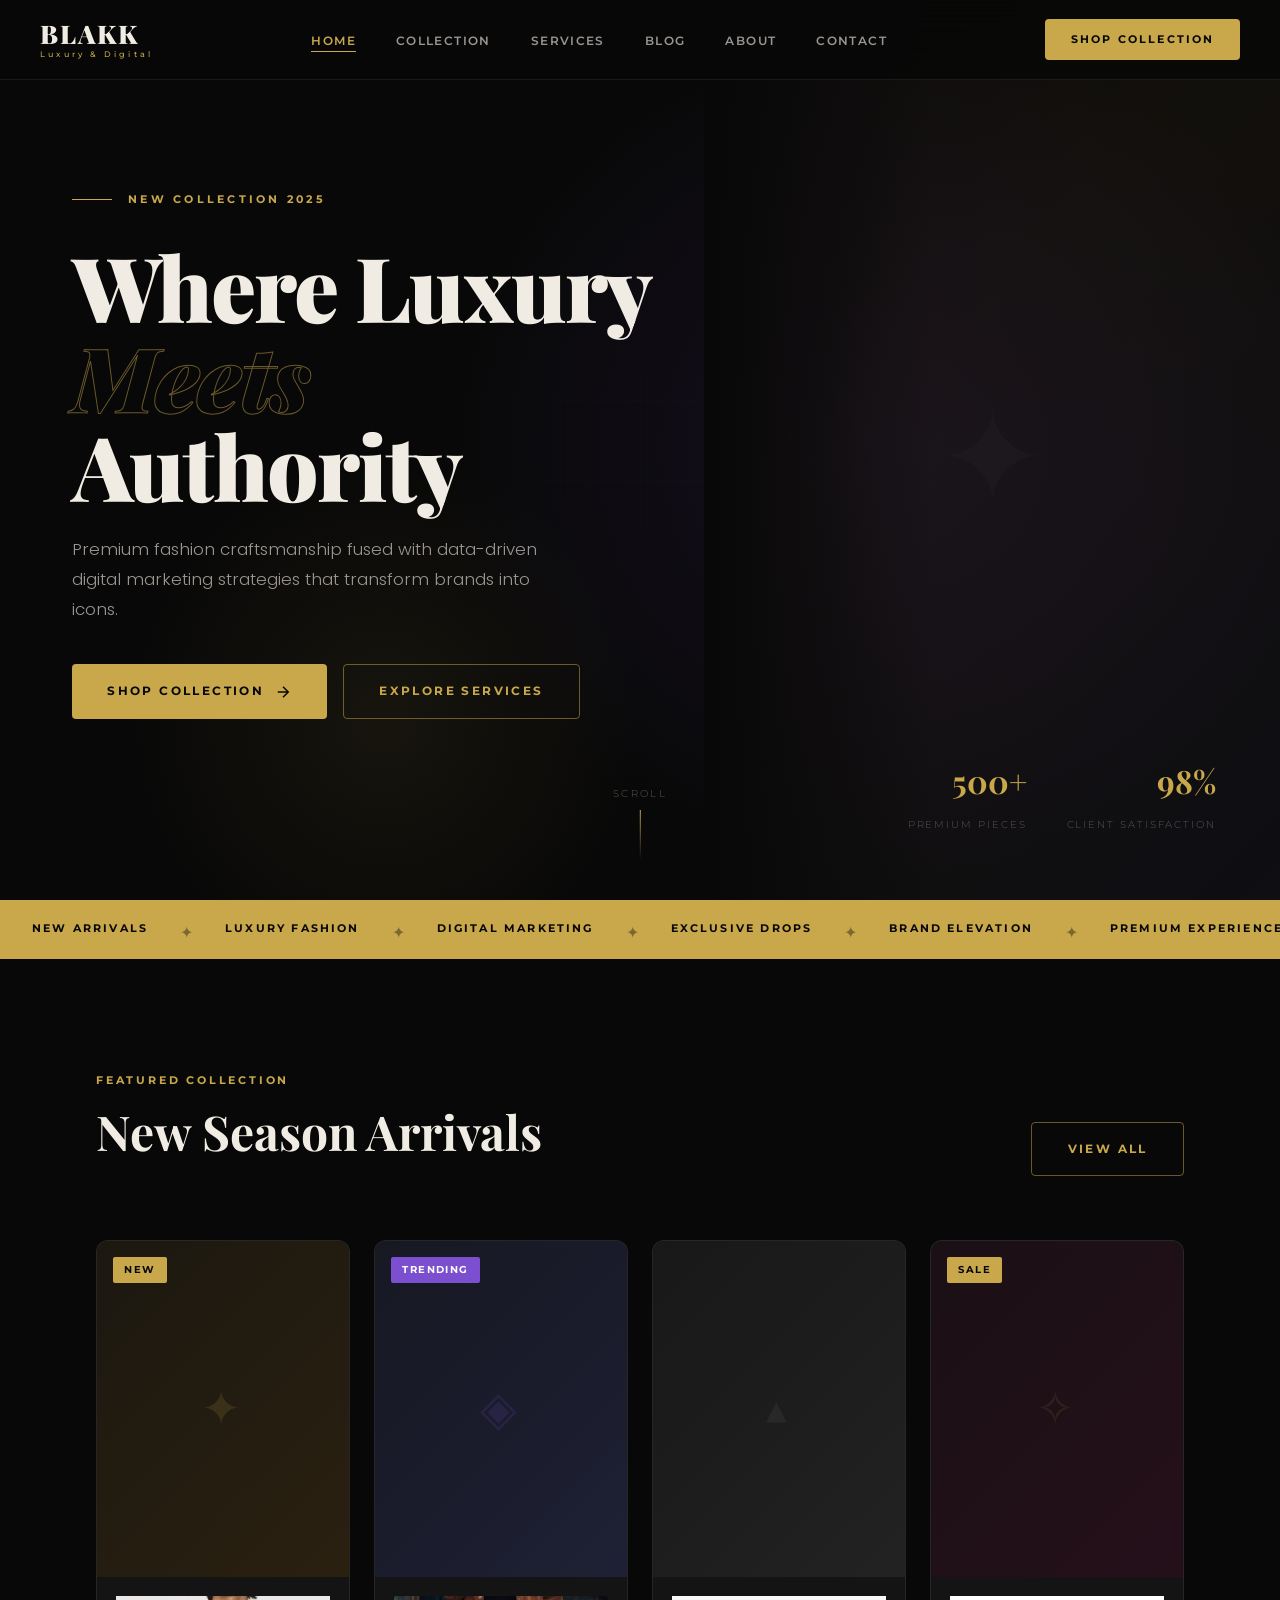
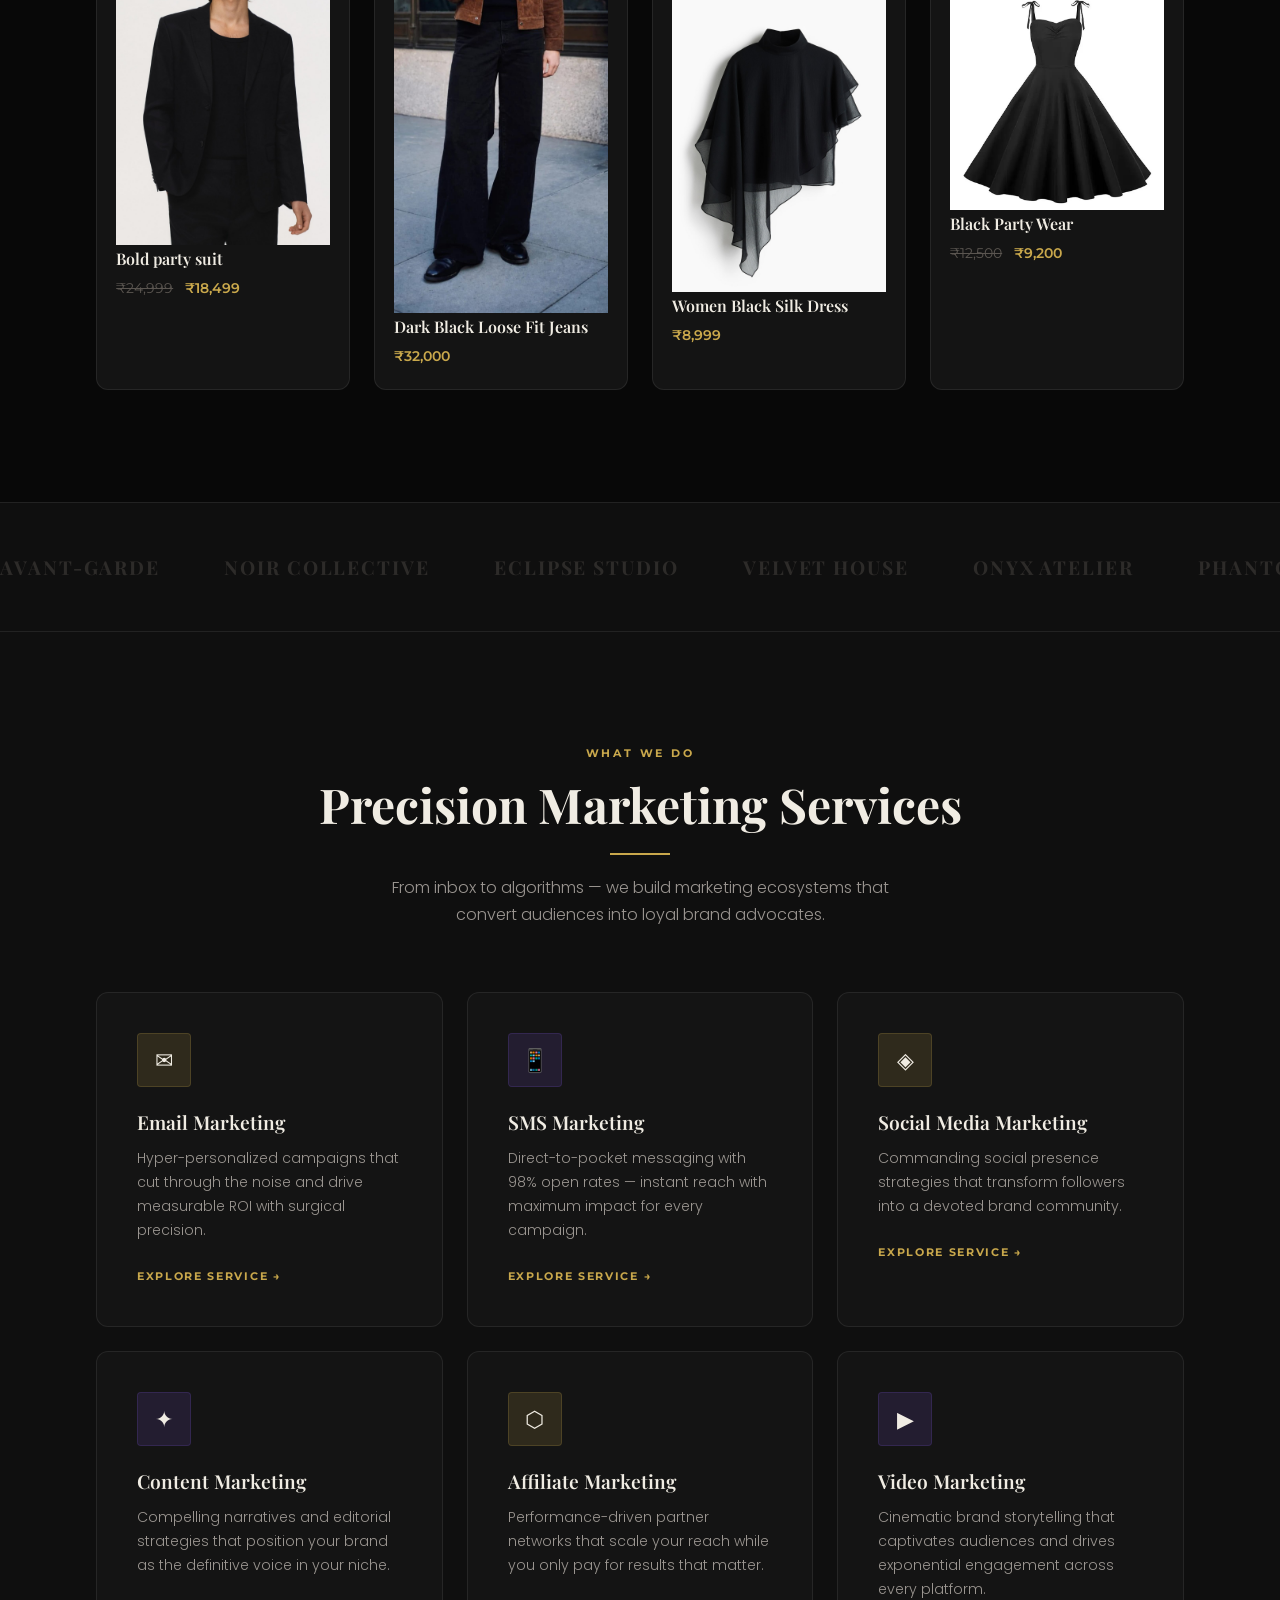
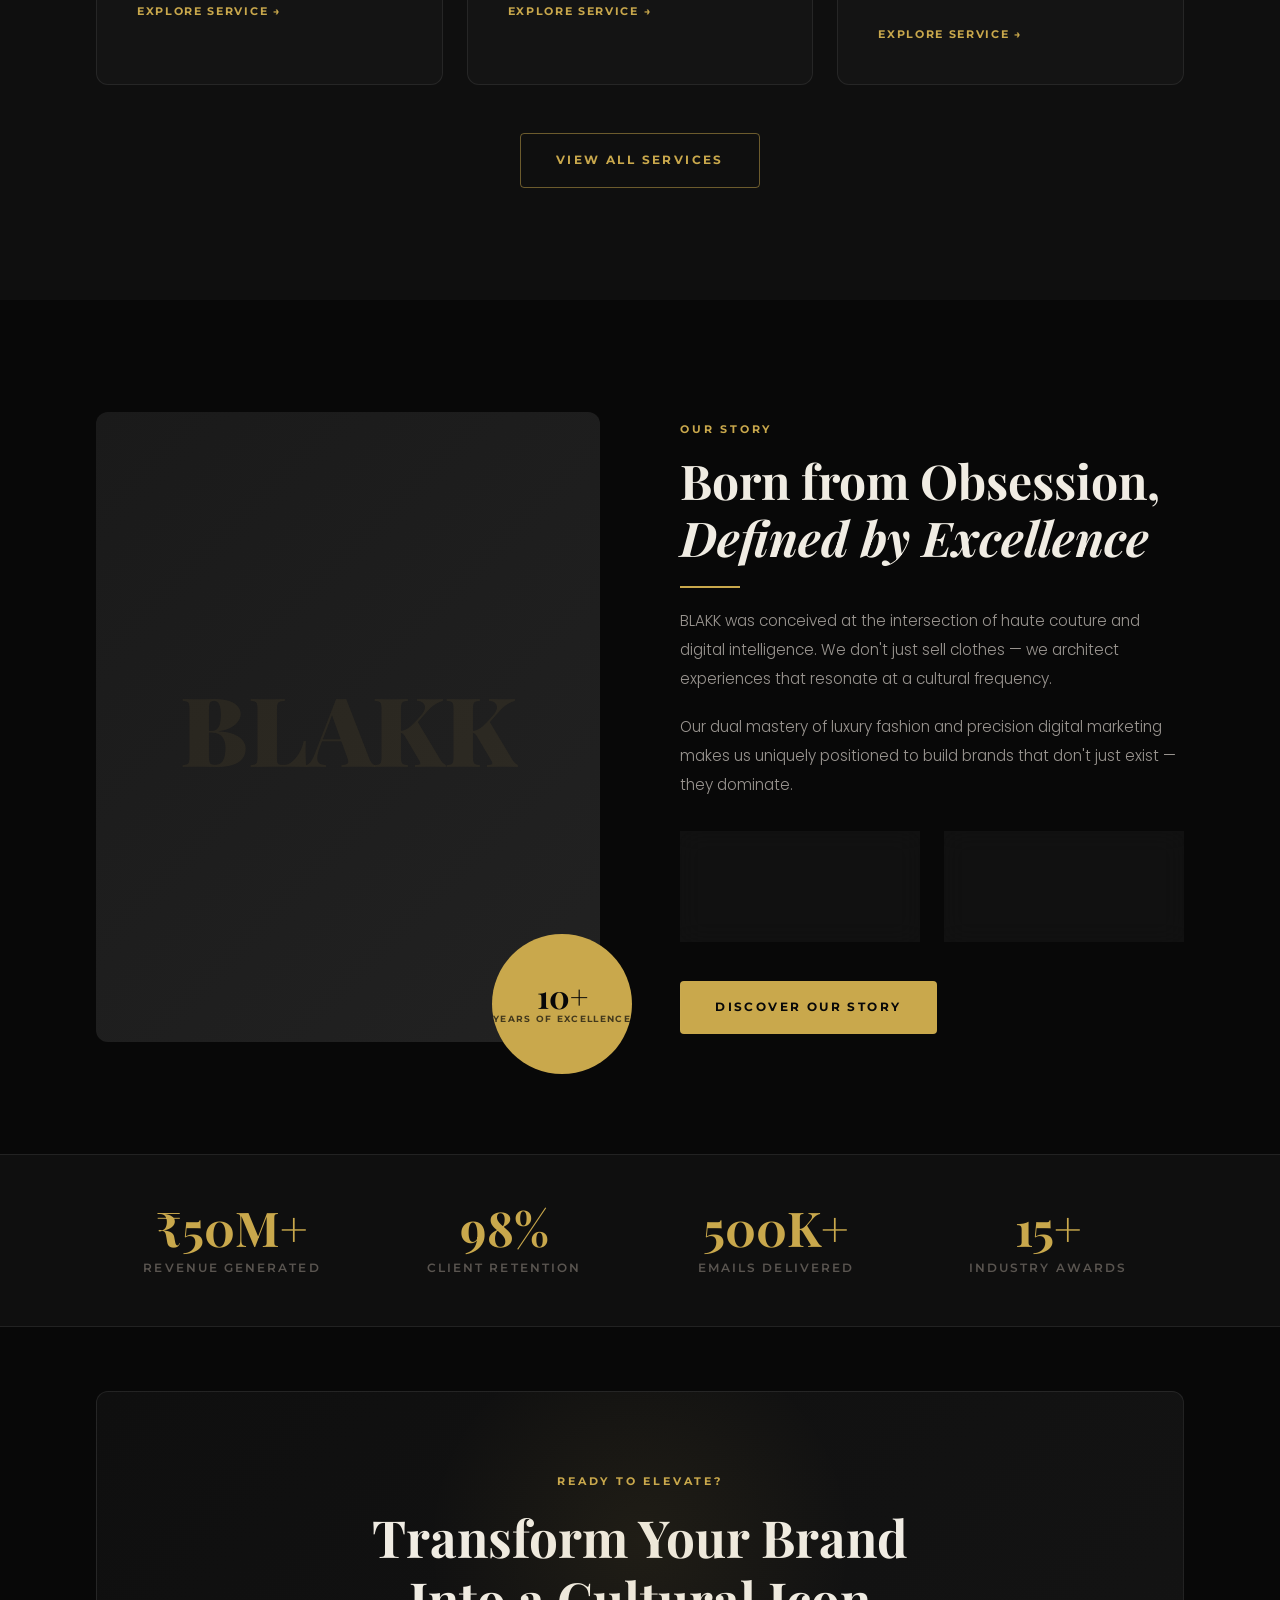
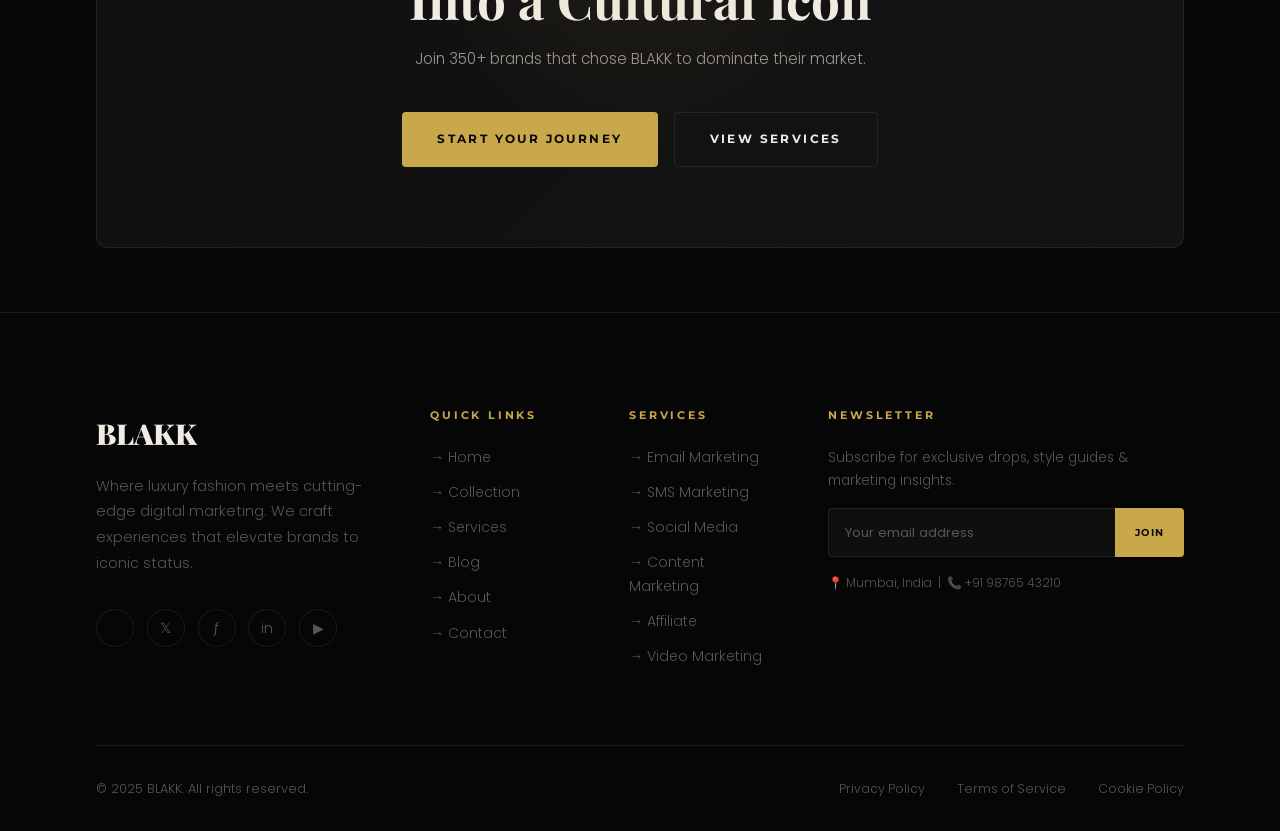
<file: index.html>
<!DOCTYPE html>
<html lang="en">
<head>
  <meta charset="UTF-8">
  <meta name="viewport" content="width=device-width, initial-scale=1.0">
  <title>BLAKK — Luxury Fashion & Digital Marketing</title>
  <link rel="stylesheet" href="style.css">
  <style>
    /* ---- Hero ---- */
    .hero {
      position: relative;
      height: 100vh;
      min-height: 700px;
      display: flex;
      align-items: center;
      overflow: hidden;
      background: var(--bg-primary);
    }
    .hero__bg {
      position: absolute;
      inset: 0;
      background:
        radial-gradient(ellipse 60% 80% at 70% 50%, rgba(123,79,207,0.12) 0%, transparent 60%),
        radial-gradient(ellipse 40% 60% at 30% 80%, rgba(201,168,76,0.08) 0%, transparent 50%);
    }
    .hero__grid-lines {
      position: absolute;
      inset: 0;
      background-image:
        linear-gradient(rgba(255,255,255,0.02) 1px, transparent 1px),
        linear-gradient(90deg, rgba(255,255,255,0.02) 1px, transparent 1px);
      background-size: 80px 80px;
      mask-image: radial-gradient(ellipse at center, rgba(0,0,0,0.6) 0%, transparent 70%);
    }
    .hero__content {
      position: relative;
      z-index: 2;
      max-width: 760px;
    }
    .hero__eyebrow {
      display: inline-flex;
      align-items: center;
      gap: 1rem;
      font-family: var(--font-heading);
      font-size: 0.68rem;
      font-weight: 700;
      letter-spacing: 0.3em;
      text-transform: uppercase;
      color: var(--gold);
      margin-bottom: 2rem;
    }
    .hero__eyebrow::before {
      content: '';
      width: 40px; height: 1px;
      background: var(--gold);
    }
    .hero__title {
      font-size: clamp(3.5rem, 7vw, 6.5rem);
      font-weight: 900;
      line-height: 1.0;
      letter-spacing: -0.02em;
      margin-bottom: 1.5rem;
    }
    .hero__title em {
      font-style: italic;
      color: transparent;
      -webkit-text-stroke: 1px rgba(201,168,76,0.5);
    }
    .hero__subtitle {
      font-size: 1.05rem;
      color: var(--text-secondary);
      max-width: 480px;
      margin-bottom: 2.5rem;
      font-weight: 300;
      line-height: 1.8;
    }
    .hero__actions { display: flex; gap: 1rem; flex-wrap: wrap; }
    .hero__scroll {
      position: absolute;
      bottom: 2.5rem;
      left: 50%;
      transform: translateX(-50%);
      display: flex;
      flex-direction: column;
      align-items: center;
      gap: 0.5rem;
      font-family: var(--font-heading);
      font-size: 0.6rem;
      letter-spacing: 0.25em;
      text-transform: uppercase;
      color: var(--text-muted);
      animation: float 3s ease-in-out infinite;
    }
    .hero__scroll::after {
      content: '';
      width: 1px; height: 50px;
      background: linear-gradient(to bottom, var(--gold), transparent);
    }
    .hero__visual {
      position: absolute;
      right: 0; top: 0; bottom: 0;
      width: 45%;
      overflow: hidden;
    }
    .hero__visual-img {
      width: 100%; height: 100%;
      object-fit: cover;
      opacity: 0.35;
      filter: grayscale(30%);
    }
    .hero__visual::before {
      content: '';
      position: absolute;
      inset: 0;
      background: linear-gradient(90deg, var(--bg-primary) 0%, transparent 40%);
      z-index: 1;
    }
    .hero__stats {
      position: absolute;
      right: 4rem;
      bottom: 4rem;
      z-index: 3;
      display: flex;
      gap: 2.5rem;
    }
    .hero__stat { text-align: right; }
    .hero__stat-num { font-family: var(--font-display); font-size: 2rem; font-weight: 700; color: var(--gold); display: block; }
    .hero__stat-label { font-family: var(--font-heading); font-size: 0.6rem; letter-spacing: 0.2em; text-transform: uppercase; color: var(--text-muted); }

    /* ---- Ticker ---- */
    .ticker {
      background: var(--gold);
      padding: 0.8rem 0;
      overflow: hidden;
      white-space: nowrap;
    }
    .ticker__track {
      display: inline-flex;
      animation: ticker 30s linear infinite;
    }
    .ticker__item {
      font-family: var(--font-heading);
      font-size: 0.68rem;
      font-weight: 700;
      letter-spacing: 0.2em;
      text-transform: uppercase;
      color: #080808;
      padding: 0 2rem;
    }
    .ticker__dot { color: rgba(8,8,8,0.4); }
    @keyframes ticker { from { transform: translateX(0); } to { transform: translateX(-50%); } }

    /* ---- Collection Carousel ---- */
    .collection-grid { display: grid; grid-template-columns: repeat(4, 1fr); gap: 1.5rem; }

    /* ---- Services Grid ---- */
    .services-grid { display: grid; grid-template-columns: repeat(3, 1fr); gap: 1.5rem; }

    /* ---- About Section ---- */
    .about-layout { display: grid; grid-template-columns: 1fr 1fr; gap: 5rem; align-items: center; }
    .about-visual { position: relative; }
    .about-img-main {
      width: 100%;
      aspect-ratio: 4/5;
      background: linear-gradient(135deg, #1a1a1a, #222);
      border-radius: var(--radius-lg);
      display: flex;
      align-items: center;
      justify-content: center;
      overflow: hidden;
    }
    .about-img-badge {
      position: absolute;
      bottom: -2rem;
      right: -2rem;
      width: 140px; height: 140px;
      background: var(--gold);
      border-radius: 50%;
      display: flex;
      flex-direction: column;
      align-items: center;
      justify-content: center;
      text-align: center;
      z-index: 2;
    }
    .about-img-badge span:first-child { font-family: var(--font-display); font-size: 2rem; font-weight: 700; color: #080808; line-height: 1; }
    .about-img-badge span:last-child { font-family: var(--font-heading); font-size: 0.55rem; font-weight: 700; letter-spacing: 0.15em; color: rgba(8,8,8,0.7); text-transform: uppercase; }

    /* ---- Blog Preview ---- */
    .blog-grid { display: grid; grid-template-columns: repeat(3, 1fr); gap: 1.5rem; }

    /* ---- Brand Strip ---- */
    .brand-strip {
      background: var(--bg-secondary);
      padding: 3rem 0;
      border-top: 1px solid var(--border-glass);
      border-bottom: 1px solid var(--border-glass);
      overflow: hidden;
    }
    .brand-strip__track {
      display: flex;
      gap: 4rem;
      align-items: center;
      animation: ticker 20s linear infinite;
      white-space: nowrap;
    }
    .brand-strip__item {
      font-family: var(--font-display);
      font-size: 1.2rem;
      font-weight: 700;
      color: var(--text-muted);
      letter-spacing: 0.1em;
      text-transform: uppercase;
      opacity: 0.4;
      transition: opacity 0.3s;
      cursor: default;
    }
    .brand-strip__item:hover { opacity: 0.8; }

    @media (max-width: 900px) {
      .collection-grid { grid-template-columns: repeat(2, 1fr); }
      .services-grid { grid-template-columns: repeat(2, 1fr); }
      .about-layout { grid-template-columns: 1fr; gap: 3rem; }
      .blog-grid { grid-template-columns: 1fr; }
      .hero__visual { display: none; }
      .hero__stats { display: none; }
    }
    @media (max-width: 600px) {
      .collection-grid { grid-template-columns: 1fr; }
      .services-grid { grid-template-columns: 1fr; }
    }
    /* ============================= */
/* GLOBAL RESPONSIVE FIX */
/* ============================= */

.container {
  width: 90%;
  max-width: 1200px;
  margin: auto;
}

/* ============================= */
/* NAVBAR MOBILE FIX */
/* ============================= */
@media (max-width: 900px) {
  .navbar__menu {
    display: none;
  }

  .hamburger {
    display: block;
  }
}

/* ============================= */
/* HERO SECTION */
/* ============================= */
@media (max-width: 900px) {
  .hero {
    height: auto;
    padding: 120px 0 60px;
  }

  .hero__visual {
    display: none;
  }

  .hero__title {
    font-size: 2.5rem;
  }
}

/* ============================= */
/* GRID SYSTEM FIX */
/* ============================= */
@media (max-width: 900px) {
  .collection-grid,
  .services-grid,
  .features-grid,
  .mvv-grid,
  .pricing-grid {
    grid-template-columns: repeat(2, 1fr) !important;
  }
}

@media (max-width: 500px) {
  .collection-grid,
  .services-grid,
  .features-grid,
  .mvv-grid,
  .pricing-grid {
    grid-template-columns: 1fr !important;
  }
}

/* ============================= */
/* ABOUT PAGE FIX */
/* ============================= */
@media (max-width: 900px) {
  .about-hero__inner {
    grid-template-columns: 1fr !important;
    gap: 2rem;
  }

  .story-layout {
    grid-template-columns: 1fr !important;
  }
}

/* ============================= */
/* CONTACT PAGE FIX */
/* ============================= */
@media (max-width: 900px) {
  .contact-main {
    grid-template-columns: 1fr !important;
  }

  .form-row {
    grid-template-columns: 1fr !important;
  }
}

/* ============================= */
/* BLOG PAGE FIX */
/* ============================= */
@media (max-width: 900px) {
  .blog-layout {
    grid-template-columns: 1fr !important;
  }
}

/* ============================= */
/* PRODUCT PAGE FIX */
/* ============================= */
@media (max-width: 900px) {
  .product-layout {
    grid-template-columns: 1fr !important;
    gap: 2rem;
  }

  .product-gallery {
    position: static;
  }
}

/* ============================= */
/* SERVICE PAGES FIX */
/* ============================= */
@media (max-width: 900px) {
  .two-col {
    grid-template-columns: 1fr !important;
    gap: 2rem;
  }

  .process-steps {
    grid-template-columns: 1fr 1fr !important;
  }
}

@media (max-width: 500px) {
  .process-steps {
    grid-template-columns: 1fr !important;
  }
}

/* ============================= */
/* TEXT + SPACING FIX */
/* ============================= */
@media (max-width: 500px) {
  h1 {
    font-size: 2rem !important;
  }

  h2 {
    font-size: 1.5rem !important;
  }

  p {
    font-size: 0.9rem;
  }
}
  </style>
</head>
<body>

<div id="navbar-container"></div>

<!-- =============== HERO =============== -->
<section class="hero">
  <div class="hero__bg"></div>
  <div class="hero__grid-lines"></div>
  <div class="hero__visual">
    <div class="hero__visual-img" style="background: linear-gradient(135deg, #1a1210 0%, #2a1f0f 40%, #1a1a2e 100%); display:flex; align-items:center; justify-content:center; font-family:var(--font-display); font-size:8rem; color:rgba(255,255,255,0.05);">✦</div>
  </div>
  <div class="container" style="width:100%;">
    <div class="hero__content animate-up">
      <div class="hero__eyebrow">New Collection 2025</div>
      <h1 class="hero__title">
        Where Luxury<br>
        <em>Meets</em><br>
        Authority
      </h1>
      <p class="hero__subtitle">Premium fashion craftsmanship fused with data-driven digital marketing strategies that transform brands into icons.</p>
      <div class="hero__actions">
        <a href="collection.html" class="btn btn--primary">
          Shop Collection
          <svg class="btn-icon" viewBox="0 0 24 24" fill="none" stroke="currentColor" stroke-width="2"><path d="M5 12h14M12 5l7 7-7 7"/></svg>
        </a>
        <a href="services.html" class="btn btn--outline">Explore Services</a>
      </div>
    </div>
  </div>
  <div class="hero__stats">
    <div class="hero__stat">
      <span class="hero__stat-num">500+</span>
      <span class="hero__stat-label">Premium Pieces</span>
    </div>
    <div class="hero__stat">
      <span class="hero__stat-num">98%</span>
      <span class="hero__stat-label">Client Satisfaction</span>
    </div>
  </div>
  <div class="hero__scroll">Scroll</div>
</section>

<!-- =============== TICKER =============== -->
<div class="ticker">
  <div class="ticker__track">
    <span class="ticker__item">New Arrivals</span><span class="ticker__dot">✦</span>
    <span class="ticker__item">Luxury Fashion</span><span class="ticker__dot">✦</span>
    <span class="ticker__item">Digital Marketing</span><span class="ticker__dot">✦</span>
    <span class="ticker__item">Exclusive Drops</span><span class="ticker__dot">✦</span>
    <span class="ticker__item">Brand Elevation</span><span class="ticker__dot">✦</span>
    <span class="ticker__item">Premium Experience</span><span class="ticker__dot">✦</span>
    <span class="ticker__item">New Arrivals</span><span class="ticker__dot">✦</span>
    <span class="ticker__item">Luxury Fashion</span><span class="ticker__dot">✦</span>
    <span class="ticker__item">Digital Marketing</span><span class="ticker__dot">✦</span>
    <span class="ticker__item">Exclusive Drops</span><span class="ticker__dot">✦</span>
    <span class="ticker__item">Brand Elevation</span><span class="ticker__dot">✦</span>
    <span class="ticker__item">Premium Experience</span><span class="ticker__dot">✦</span>
  </div>
</div>

<!-- =============== FEATURED COLLECTION =============== -->
<section class="section">
  <div class="container">
    <div class="section-header" style="display:flex;align-items:flex-end;justify-content:space-between;flex-wrap:wrap;gap:1rem;">
      <div>
        <div class="label" style="margin-bottom:0.8rem;">Featured Collection</div>
        <h2 class="section-title">New Season Arrivals</h2>
      </div>
      <a href="collection.html" class="btn btn--outline">View All</a>
    </div>
    <div class="collection-grid">

      <div class="product-card">
        <div class="product-card__image">
          <div class="img-placeholder" style="width:100%;height:100%;background:linear-gradient(135deg,#1c1810,#2a2010);font-size:3rem;color:rgba(201,168,76,0.15);">✦</div>
          <span class="product-card__badge">New</span>
          <div class="product-card__overlay">
            <a href="product.html" class="btn btn--primary" style="width:100%;justify-content:center;">View Product</a>
          </div>
        </div>
        <div class="product-card__body">
        <img src="suit.jpeg">
          <div class="product-card__name">Bold party suit</div>
          <div class="product-card__price"><del>₹24,999</del> ₹18,499</div>
        </div>
      </div>

      <div class="product-card">
        <div class="product-card__image">
          <div class="img-placeholder" style="width:100%;height:100%;background:linear-gradient(135deg,#161822,#1e2035);font-size:3rem;color:rgba(123,79,207,0.15);">◈</div>
          <span class="product-card__badge product-card__badge--new">Trending</span>
          <div class="product-card__overlay">
            <a href="product.html" class="btn btn--primary" style="width:100%;justify-content:center;">View Product</a>
          </div>
        </div>
        <div class="product-card__body">
          <img src="strait fit.jpeg">
          <div class="product-card__name">Dark Black Loose Fit Jeans</div>
          <div class="product-card__price">₹32,000</div>
        </div>
      </div>

      <div class="product-card">
        <div class="product-card__image">
          <div class="img-placeholder" style="width:100%;height:100%;background:linear-gradient(135deg,#181818,#222);font-size:3rem;color:rgba(255,255,255,0.05);">▲</div>
          <div class="product-card__overlay">
            <a href="product.html" class="btn btn--primary" style="width:100%;justify-content:center;">View Product</a>
          </div>
        </div>
        <div class="product-card__body">
          <img src="blouse.jpeg">
          <div class="product-card__name">Women Black Silk Dress</div>
          <div class="product-card__price">₹8,999</div>
        </div>
      </div>

      <div class="product-card">
        <div class="product-card__image">
          <div class="img-placeholder" style="width:100%;height:100%;background:linear-gradient(135deg,#1a1015,#25101a);font-size:3rem;color:rgba(201,168,76,0.1);">✧</div>
          <span class="product-card__badge">Sale</span>
          <div class="product-card__overlay">
            <a href="product.html" class="btn btn--primary" style="width:100%;justify-content:center;">View Product</a>
          </div>
        </div>
        <div class="product-card__body">
          <img src="sleveless fork.jpeg">
          <div class="product-card__name">Black Party Wear</div>
          <div class="product-card__price"><del>₹12,500</del> ₹9,200</div>
        </div>
      </div>

    </div>
  </div>
</section>

<!-- =============== BRAND STRIP =============== -->
<div class="brand-strip">
  <div class="brand-strip__track">
    <span class="brand-strip__item">Avant-Garde</span>
    <span class="brand-strip__item">Noir Collective</span>
    <span class="brand-strip__item">Eclipse Studio</span>
    <span class="brand-strip__item">Velvet House</span>
    <span class="brand-strip__item">Onyx Atelier</span>
    <span class="brand-strip__item">Phantom Wear</span>
    <span class="brand-strip__item">Noir Collective</span>
    <span class="brand-strip__item">Avant-Garde</span>
    <span class="brand-strip__item">Eclipse Studio</span>
    <span class="brand-strip__item">Velvet House</span>
    <span class="brand-strip__item">Onyx Atelier</span>
    <span class="brand-strip__item">Phantom Wear</span>
  </div>
</div>

<!-- =============== MARKETING SERVICES =============== -->
<section class="section" style="background:var(--bg-secondary);">
  <div class="container">
    <div class="section-header section-header--center">
      <div class="label" style="margin-bottom:0.8rem;">What We Do</div>
      <h2 class="section-title">Precision Marketing Services</h2>
      <div class="divider divider--center"></div>
      <p class="section-subtitle">From inbox to algorithms — we build marketing ecosystems that convert audiences into loyal brand advocates.</p>
    </div>
    <div class="services-grid">

      <div class="service-card">
        <div class="service-card__icon">✉</div>
        <h3 class="service-card__title">Email Marketing</h3>
        <p class="service-card__desc">Hyper-personalized campaigns that cut through the noise and drive measurable ROI with surgical precision.</p>
        <a href="email-marketing.html" class="service-card__link">Explore Service →</a>
      </div>

      <div class="service-card">
        <div class="service-card__icon" style="background:var(--purple-dim);border-color:rgba(123,79,207,0.2);">📱</div>
        <h3 class="service-card__title">SMS Marketing</h3>
        <p class="service-card__desc">Direct-to-pocket messaging with 98% open rates — instant reach with maximum impact for every campaign.</p>
        <a href="sms-marketing.html" class="service-card__link">Explore Service →</a>
      </div>

      <div class="service-card">
        <div class="service-card__icon">◈</div>
        <h3 class="service-card__title">Social Media Marketing</h3>
        <p class="service-card__desc">Commanding social presence strategies that transform followers into a devoted brand community.</p>
        <a href="social-media-marketing.html" class="service-card__link">Explore Service →</a>
      </div>

      <div class="service-card">
        <div class="service-card__icon" style="background:var(--purple-dim);border-color:rgba(123,79,207,0.2);">✦</div>
        <h3 class="service-card__title">Content Marketing</h3>
        <p class="service-card__desc">Compelling narratives and editorial strategies that position your brand as the definitive voice in your niche.</p>
        <a href="content-marketing.html" class="service-card__link">Explore Service →</a>
      </div>

      <div class="service-card">
        <div class="service-card__icon">⬡</div>
        <h3 class="service-card__title">Affiliate Marketing</h3>
        <p class="service-card__desc">Performance-driven partner networks that scale your reach while you only pay for results that matter.</p>
        <a href="affiliate-marketing.html" class="service-card__link">Explore Service →</a>
      </div>

      <div class="service-card">
        <div class="service-card__icon" style="background:var(--purple-dim);border-color:rgba(123,79,207,0.2);">▶</div>
        <h3 class="service-card__title">Video Marketing</h3>
        <p class="service-card__desc">Cinematic brand storytelling that captivates audiences and drives exponential engagement across every platform.</p>
        <a href="video-marketing.html" class="service-card__link">Explore Service →</a>
      </div>

    </div>
    <div style="text-align:center;margin-top:3rem;">
      <a href="services.html" class="btn btn--outline">View All Services</a>
    </div>
  </div>
</section>

<!-- =============== ABOUT BRAND =============== -->
<section class="section">
  <div class="container">
    <div class="about-layout">
      <div class="about-visual">
        <div class="about-img-main">
          <div style="font-family:var(--font-display);font-size:6rem;font-weight:900;color:rgba(201,168,76,0.08);text-align:center;line-height:1;">BLAKK</div>
        </div>
        <div class="about-img-badge">
          <span>10+</span>
          <span>Years of Excellence</span>
        </div>
      </div>
      <div>
        <div class="label" style="margin-bottom:0.8rem;">Our Story</div>
        <h2 class="section-title">Born from Obsession,<br><em>Defined by Excellence</em></h2>
        <div class="divider"></div>
        <p style="color:var(--text-secondary);margin-bottom:1.2rem;font-size:0.95rem;line-height:1.9;">BLAKK was conceived at the intersection of haute couture and digital intelligence. We don't just sell clothes — we architect experiences that resonate at a cultural frequency.</p>
        <p style="color:var(--text-secondary);margin-bottom:2rem;font-size:0.95rem;line-height:1.9;">Our dual mastery of luxury fashion and precision digital marketing makes us uniquely positioned to build brands that don't just exist — they dominate.</p>
        <div style="display:grid;grid-template-columns:1fr 1fr;gap:1.5rem;margin-bottom:2.5rem;">
          <div class="glass-card" style="padding:1.5rem;">
            <div class="stat-number" style="font-size:2rem;">1200+</div>
            <div class="stat-label">Products Curated</div>
          </div>
          <div class="glass-card" style="padding:1.5rem;">
            <div class="stat-number" style="font-size:2rem;">350+</div>
            <div class="stat-label">Brands Elevated</div>
          </div>
        </div>
        <a href="about.html" class="btn btn--primary">Discover Our Story</a>
      </div>
    </div>
  </div>
</section>

<!-- =============== STATS BAND =============== -->
<div style="background:var(--bg-secondary);border-top:1px solid var(--border-glass);border-bottom:1px solid var(--border-glass);">
  <div class="container">
    <div style="display:grid;grid-template-columns:repeat(4,1fr);text-align:center;padding:1rem 0;">
      <div class="stat-item"><span class="stat-number">₹50M+</span><span class="stat-label">Revenue Generated</span></div>
      <div class="stat-item"><span class="stat-number">98%</span><span class="stat-label">Client Retention</span></div>
      <div class="stat-item"><span class="stat-number">500K+</span><span class="stat-label">Emails Delivered</span></div>
      <div class="stat-item"><span class="stat-number">15+</span><span class="stat-label">Industry Awards</span></div>
    </div>
  </div>
</div>



<!-- =============== CTA BANNER =============== -->
<section class="section--sm">
  <div class="container">
    <div class="cta-banner">
      <div class="label" style="margin-bottom:1rem;">Ready to Elevate?</div>
      <h2 style="font-size:clamp(2rem,4vw,3.2rem);margin-bottom:1rem;max-width:600px;margin-left:auto;margin-right:auto;">Transform Your Brand Into a Cultural Icon</h2>
      <p style="color:var(--text-secondary);margin-bottom:2.5rem;font-size:0.95rem;">Join 350+ brands that chose BLAKK to dominate their market.</p>
      <div style="display:flex;gap:1rem;justify-content:center;flex-wrap:wrap;">
        <a href="contact.html" class="btn btn--primary">Start Your Journey</a>
        <a href="services.html" class="btn btn--ghost">View Services</a>
      </div>
    </div>
  </div>
</section>

<div id="footer-container"></div>

<script src="components.js"></script>
<script src='https://cdn.jotfor.ms/agent/embedjs/019d7c6f91fc73ceb57cc087a468c96c1d91/embed.js'>
</script>
</body>
</html>
</file>
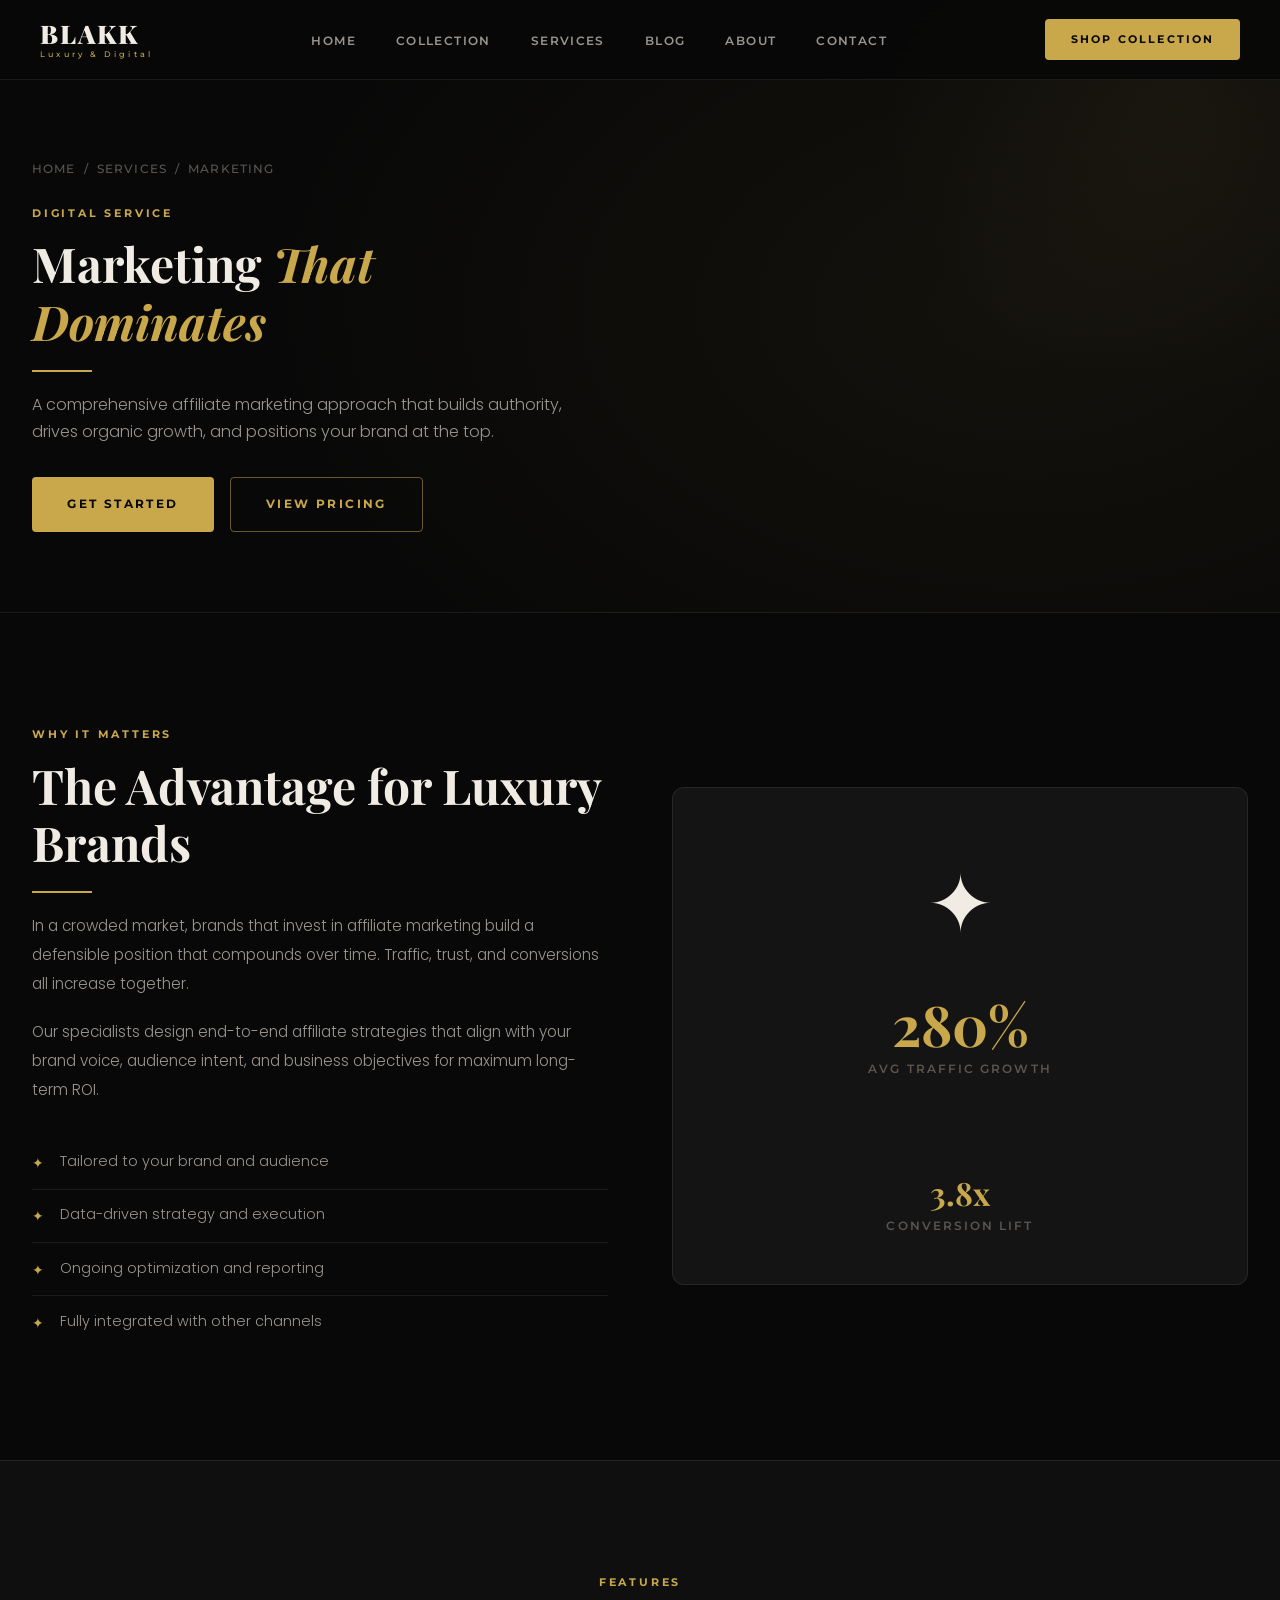
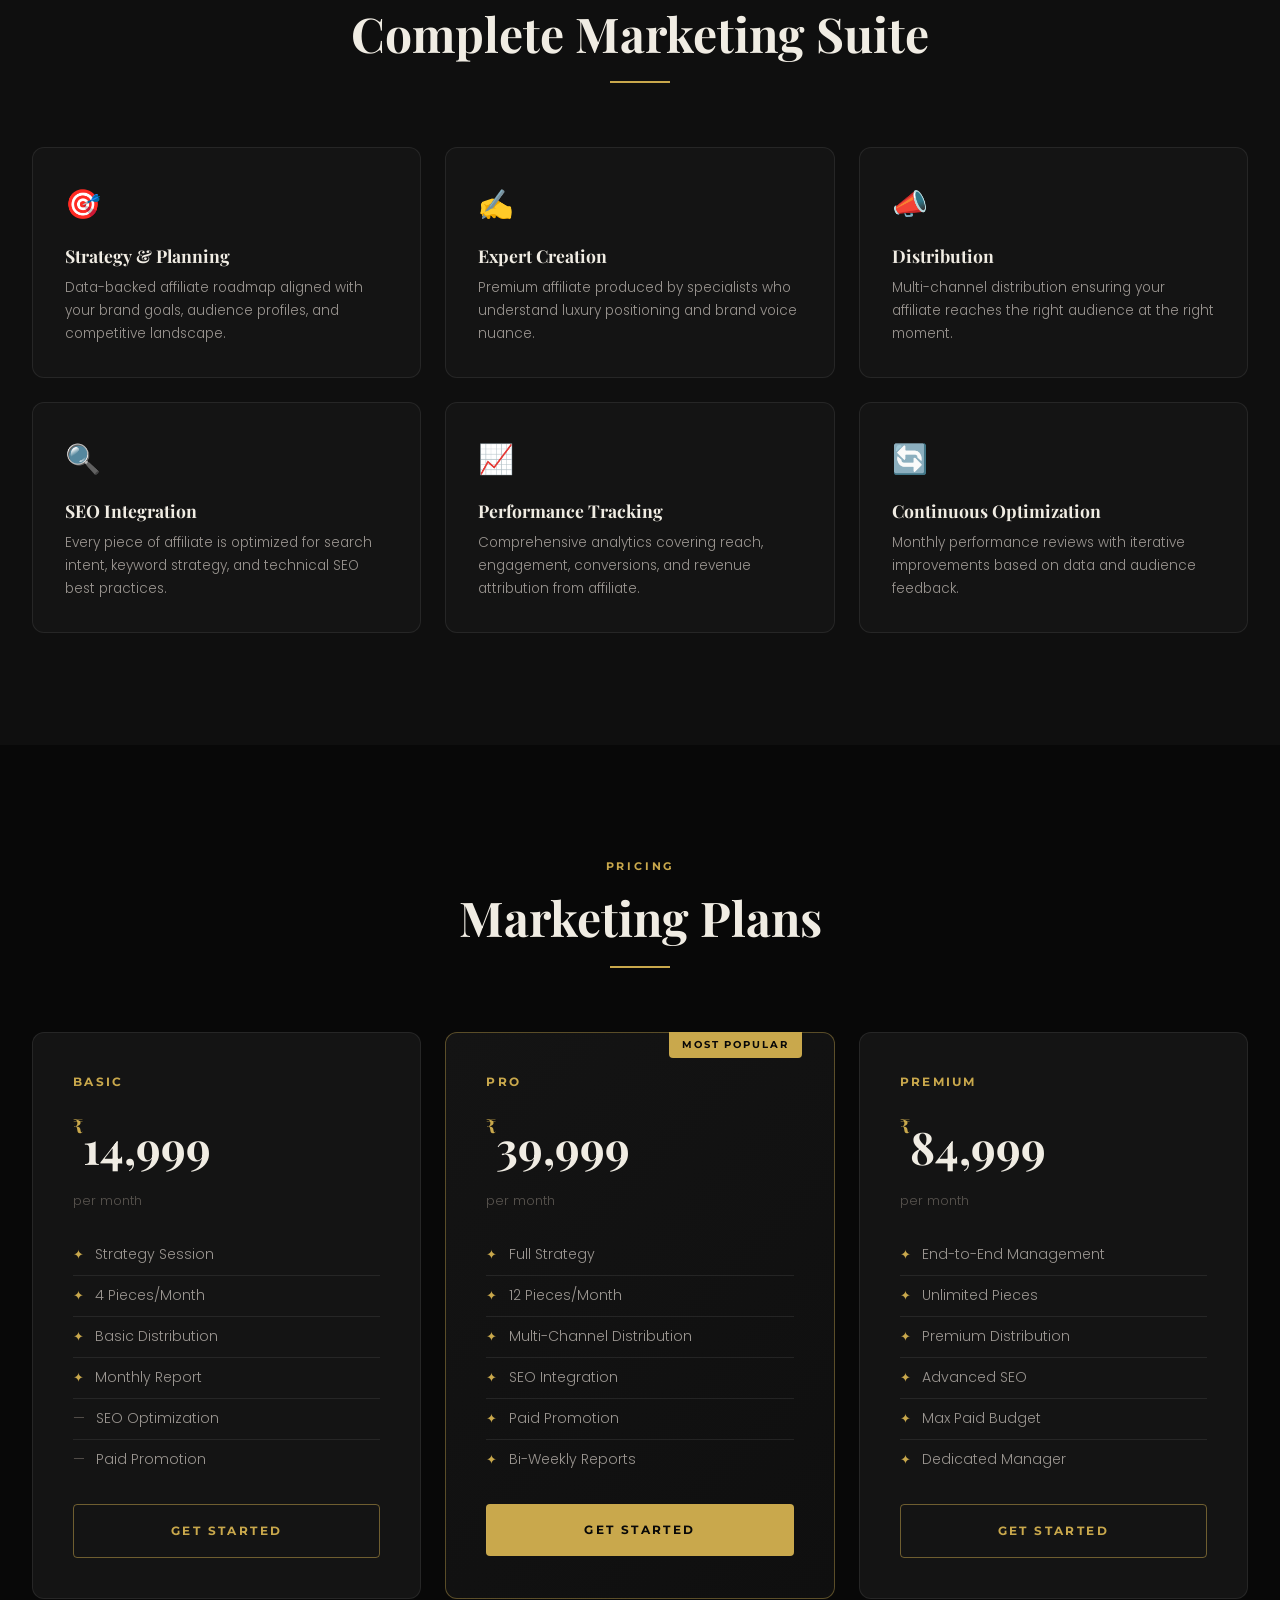
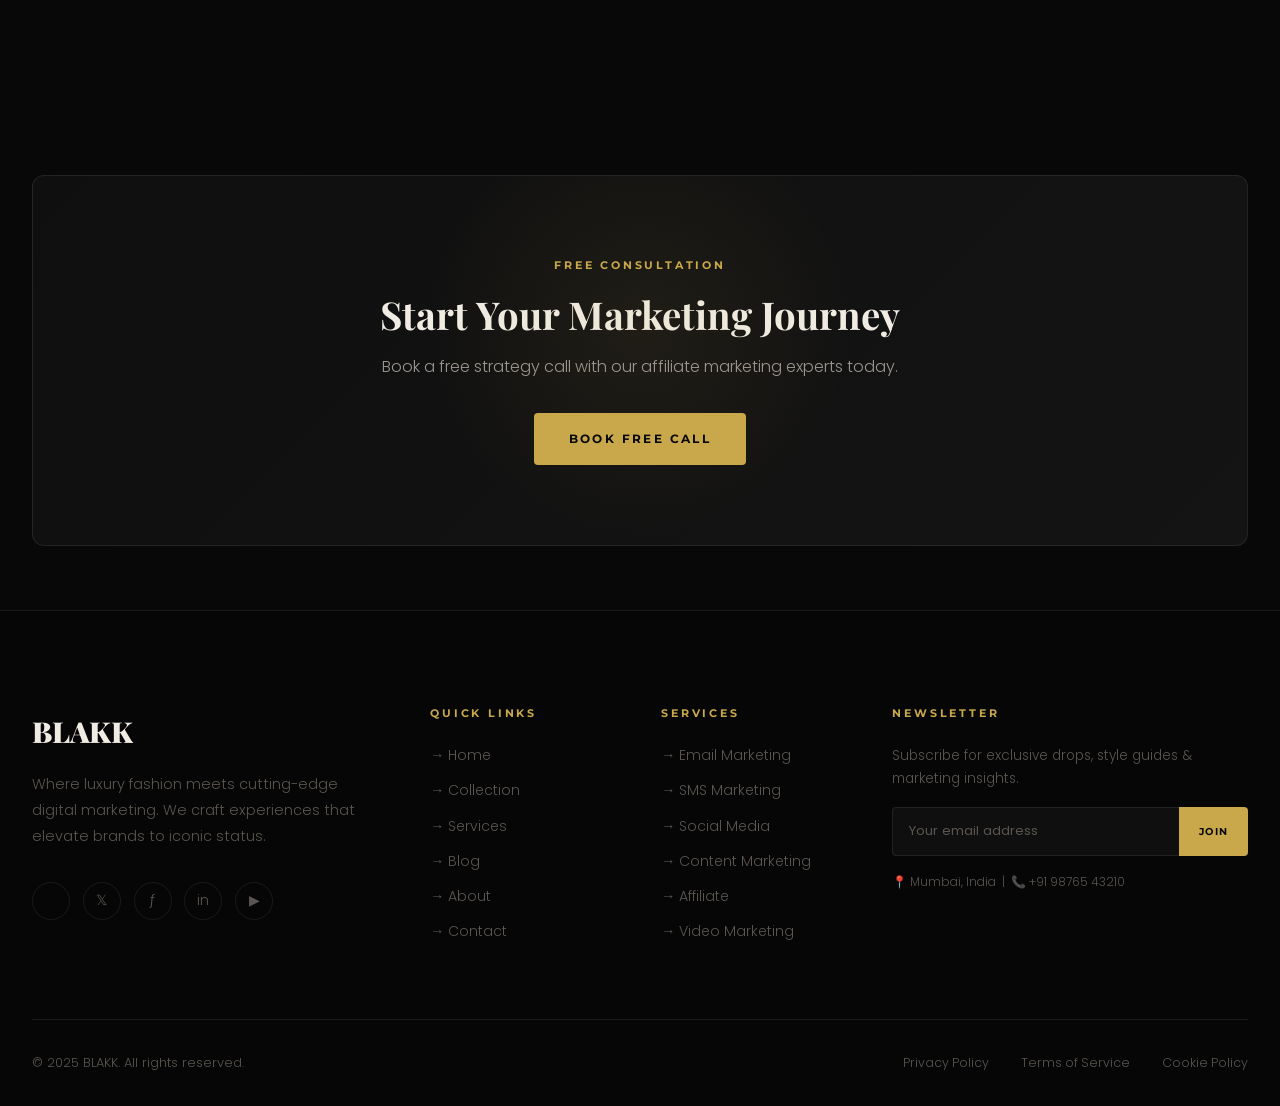
<file: affiliate-marketing.html>
<!DOCTYPE html>
<html lang="en">
<head>
  <meta charset="UTF-8">
  <meta name="viewport" content="width=device-width, initial-scale=1.0">
  <title>Affiliate Marketing — BLAKK</title>
  <link rel="stylesheet" href="style.css">
  <style>
    .features-grid{display:grid;grid-template-columns:repeat(3,1fr);gap:1.5rem;}
    .feature-box{background:var(--bg-card);border:1px solid var(--border-glass);border-radius:var(--radius-lg);padding:2rem;transition:var(--transition);}
    .feature-box:hover{border-color:rgba(201,168,76,.2);transform:translateY(-4px);}
    .feature-icon{font-size:1.8rem;margin-bottom:1rem;}
    .feature-title{font-family:var(--font-display);font-size:1.1rem;margin-bottom:.6rem;}
    .feature-desc{font-size:.85rem;color:var(--text-secondary);line-height:1.7;}
    .pricing-grid{display:grid;grid-template-columns:repeat(3,1fr);gap:1.5rem;}
    .two-col{display:grid;grid-template-columns:1fr 1fr;gap:4rem;align-items:center;}
    @media(max-width:900px){.features-grid{grid-template-columns:repeat(2,1fr);}.pricing-grid{grid-template-columns:1fr;}.two-col{grid-template-columns:1fr;gap:2.5rem;}}
    @media(max-width:500px){.features-grid{grid-template-columns:1fr;}}
  </style>
</head>
<body>
<div id="navbar-container"></div>
<div class="page-hero" style="background:radial-gradient(ellipse 60% 80% at 80% 50%,rgba(201,168,76,.06),transparent);">
  <div class="container">
    <div class="breadcrumb"><a href="index.html">Home</a><span>/</span><a href="services.html">Services</a><span>/</span><span> Marketing</span></div>
    <div class="label" style="margin-bottom:.8rem;">Digital Service</div>
    <h1 class="section-title" style="max-width:580px;"> Marketing <em style="font-style:italic;color:var(--gold);">That Dominates</em></h1>
    <div class="divider"></div>
    <p class="section-subtitle">A comprehensive affiliate marketing approach that builds authority, drives organic growth, and positions your brand at the top.</p>
    <div style="display:flex;gap:1rem;margin-top:2rem;flex-wrap:wrap;"><a href="contact.html" class="btn btn--primary">Get Started</a><a href="#pricing" class="btn btn--outline">View Pricing</a></div>
  </div>
</div>
<section class="section">
  <div class="container">
    <div class="two-col">
      <div>
        <div class="label" style="margin-bottom:.8rem;">Why It Matters</div>
        <h2 class="section-title">The  Advantage for Luxury Brands</h2>
        <div class="divider"></div>
        <p style="color:var(--text-secondary);font-size:.95rem;line-height:1.9;margin-bottom:1.2rem;">In a crowded market, brands that invest in affiliate marketing build a defensible position that compounds over time. Traffic, trust, and conversions all increase together.</p>
        <p style="color:var(--text-secondary);font-size:.95rem;line-height:1.9;margin-bottom:2rem;">Our specialists design end-to-end affiliate strategies that align with your brand voice, audience intent, and business objectives for maximum long-term ROI.</p>
        <ul class="feature-list">
          <li><span class="icon">✦</span>Tailored to your brand and audience</li>
          <li><span class="icon">✦</span>Data-driven strategy and execution</li>
          <li><span class="icon">✦</span>Ongoing optimization and reporting</li>
          <li><span class="icon">✦</span>Fully integrated with other channels</li>
        </ul>
      </div>
      <div style="background:var(--bg-card);border:1px solid var(--border-glass);border-radius:var(--radius-lg);padding:3rem;text-align:center;">
        <div style="font-size:5rem;margin-bottom:1.5rem;">✦</div>
        <div class="stat-number" style="font-size:3.5rem;">280%</div>
        <div class="stat-label">Avg Traffic Growth</div>
        <div class="gold-line"></div>
        <div class="stat-number" style="font-size:2rem;">3.8x</div>
        <div class="stat-label">Conversion Lift</div>
      </div>
    </div>
  </div>
</section>
<section class="section" style="background:var(--bg-secondary);border-top:1px solid var(--border-glass);">
  <div class="container">
    <div class="section-header section-header--center">
      <div class="label" style="margin-bottom:.8rem;">Features</div>
      <h2 class="section-title">Complete  Marketing Suite</h2>
      <div class="divider divider--center"></div>
    </div>
    <div class="features-grid">
      <div class="feature-box"><div class="feature-icon">🎯</div><h3 class="feature-title">Strategy & Planning</h3><p class="feature-desc">Data-backed affiliate roadmap aligned with your brand goals, audience profiles, and competitive landscape.</p></div>
      <div class="feature-box"><div class="feature-icon">✍️</div><h3 class="feature-title">Expert Creation</h3><p class="feature-desc">Premium affiliate produced by specialists who understand luxury positioning and brand voice nuance.</p></div>
      <div class="feature-box"><div class="feature-icon">📣</div><h3 class="feature-title">Distribution</h3><p class="feature-desc">Multi-channel distribution ensuring your affiliate reaches the right audience at the right moment.</p></div>
      <div class="feature-box"><div class="feature-icon">🔍</div><h3 class="feature-title">SEO Integration</h3><p class="feature-desc">Every piece of affiliate is optimized for search intent, keyword strategy, and technical SEO best practices.</p></div>
      <div class="feature-box"><div class="feature-icon">📈</div><h3 class="feature-title">Performance Tracking</h3><p class="feature-desc">Comprehensive analytics covering reach, engagement, conversions, and revenue attribution from affiliate.</p></div>
      <div class="feature-box"><div class="feature-icon">🔄</div><h3 class="feature-title">Continuous Optimization</h3><p class="feature-desc">Monthly performance reviews with iterative improvements based on data and audience feedback.</p></div>
    </div>
  </div>
</section>
<section class="section" id="pricing">
  <div class="container">
    <div class="section-header section-header--center">
      <div class="label" style="margin-bottom:.8rem;">Pricing</div>
      <h2 class="section-title"> Marketing Plans</h2>
      <div class="divider divider--center"></div>
    </div>
    <div class="pricing-grid">
      <div class="pricing-card">
        <div class="pricing-card__name">Basic</div>
        <div class="pricing-card__price"><sup>₹</sup>14,999</div>
        <div class="pricing-card__period">per month</div>
        <div class="pricing-card__features">
          <div class="pricing-card__feature"><span class="check">✦</span>Strategy Session</div>
          <div class="pricing-card__feature"><span class="check">✦</span>4 Pieces/Month</div>
          <div class="pricing-card__feature"><span class="check">✦</span>Basic Distribution</div>
          <div class="pricing-card__feature"><span class="check">✦</span>Monthly Report</div>
          <div class="pricing-card__feature"><span class="cross">—</span>SEO Optimization</div>
          <div class="pricing-card__feature"><span class="cross">—</span>Paid Promotion</div>
        </div>
        <a href="contact.html" class="btn btn--outline" style="width:100%;justify-content:center;">Get Started</a>
      </div>
      <div class="pricing-card pricing-card--featured">
        <div class="pricing-card__name">Pro</div>
        <div class="pricing-card__price"><sup>₹</sup>39,999</div>
        <div class="pricing-card__period">per month</div>
        <div class="pricing-card__features">
          <div class="pricing-card__feature"><span class="check">✦</span>Full Strategy</div>
          <div class="pricing-card__feature"><span class="check">✦</span>12 Pieces/Month</div>
          <div class="pricing-card__feature"><span class="check">✦</span>Multi-Channel Distribution</div>
          <div class="pricing-card__feature"><span class="check">✦</span>SEO Integration</div>
          <div class="pricing-card__feature"><span class="check">✦</span>Paid Promotion</div>
          <div class="pricing-card__feature"><span class="check">✦</span>Bi-Weekly Reports</div>
        </div>
        <a href="contact.html" class="btn btn--primary" style="width:100%;justify-content:center;">Get Started</a>
      </div>
      <div class="pricing-card">
        <div class="pricing-card__name">Premium</div>
        <div class="pricing-card__price"><sup>₹</sup>84,999</div>
        <div class="pricing-card__period">per month</div>
        <div class="pricing-card__features">
          <div class="pricing-card__feature"><span class="check">✦</span>End-to-End Management</div>
          <div class="pricing-card__feature"><span class="check">✦</span>Unlimited Pieces</div>
          <div class="pricing-card__feature"><span class="check">✦</span>Premium Distribution</div>
          <div class="pricing-card__feature"><span class="check">✦</span>Advanced SEO</div>
          <div class="pricing-card__feature"><span class="check">✦</span>Max Paid Budget</div>
          <div class="pricing-card__feature"><span class="check">✦</span>Dedicated Manager</div>
        </div>
        <a href="contact.html" class="btn btn--outline" style="width:100%;justify-content:center;">Get Started</a>
      </div>
    </div>
  </div>
</section>
<section class="section--sm"><div class="container"><div class="cta-banner"><div class="label" style="margin-bottom:1rem;">Free Consultation</div><h2 style="font-size:clamp(1.8rem,3vw,2.5rem);margin-bottom:1rem;">Start Your  Marketing Journey</h2><p style="color:var(--text-secondary);margin-bottom:2rem;">Book a free strategy call with our affiliate marketing experts today.</p><a href="contact.html" class="btn btn--primary">Book Free Call</a></div></div></section>
<div id="footer-container"></div>
<script src="components.js"></script>
</body>
</html>
</file>
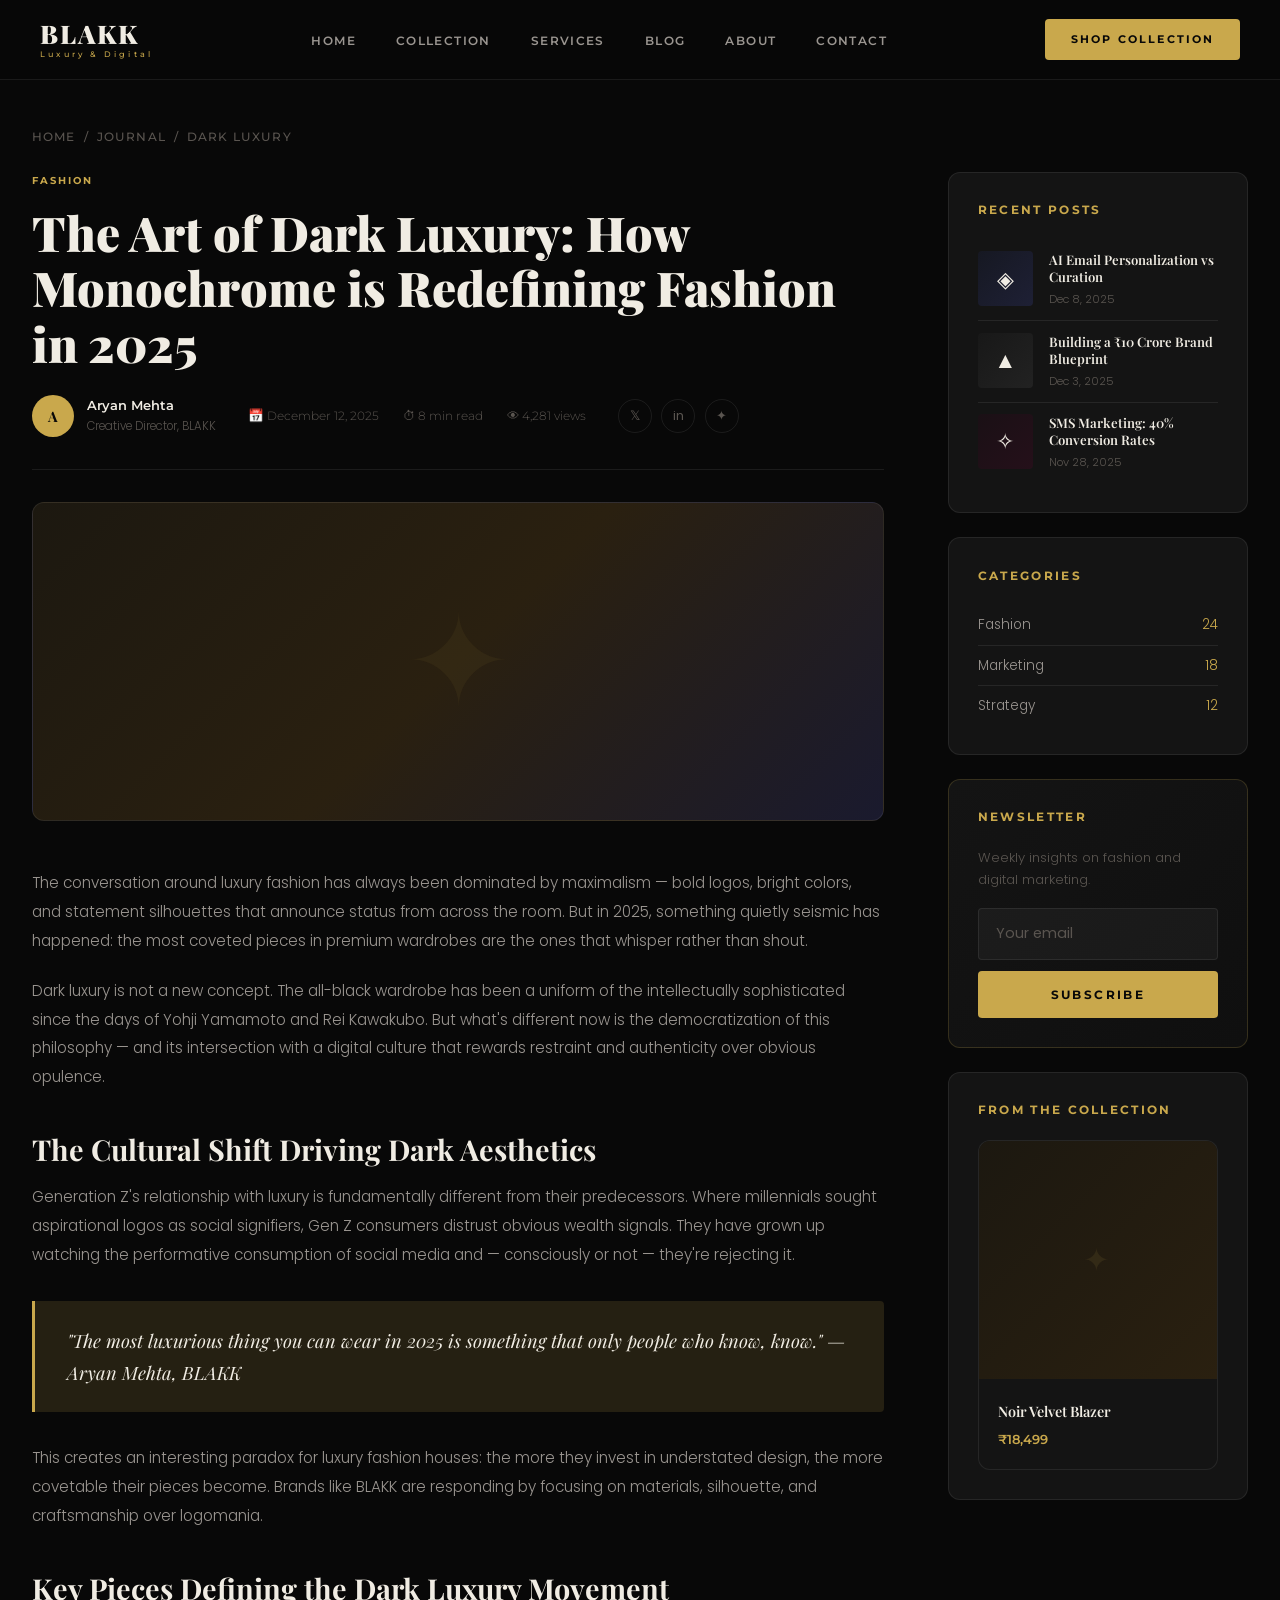
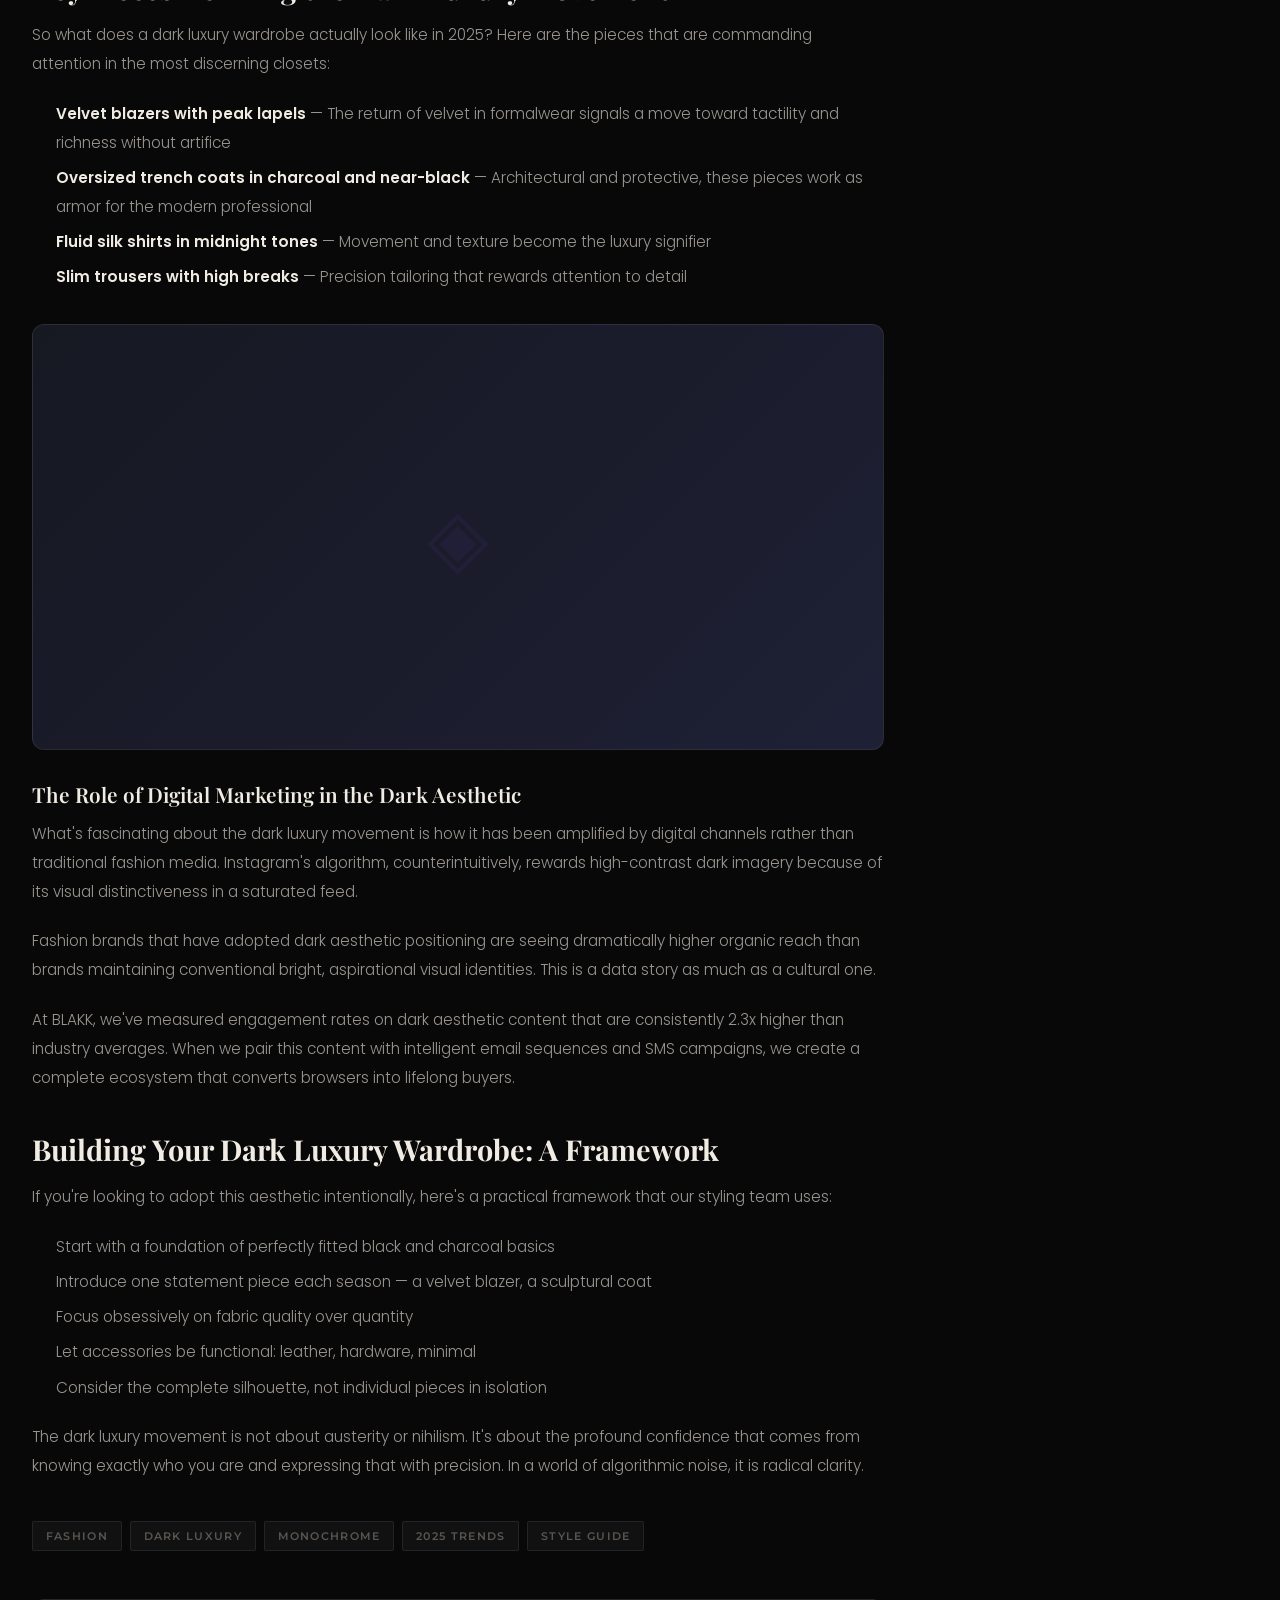
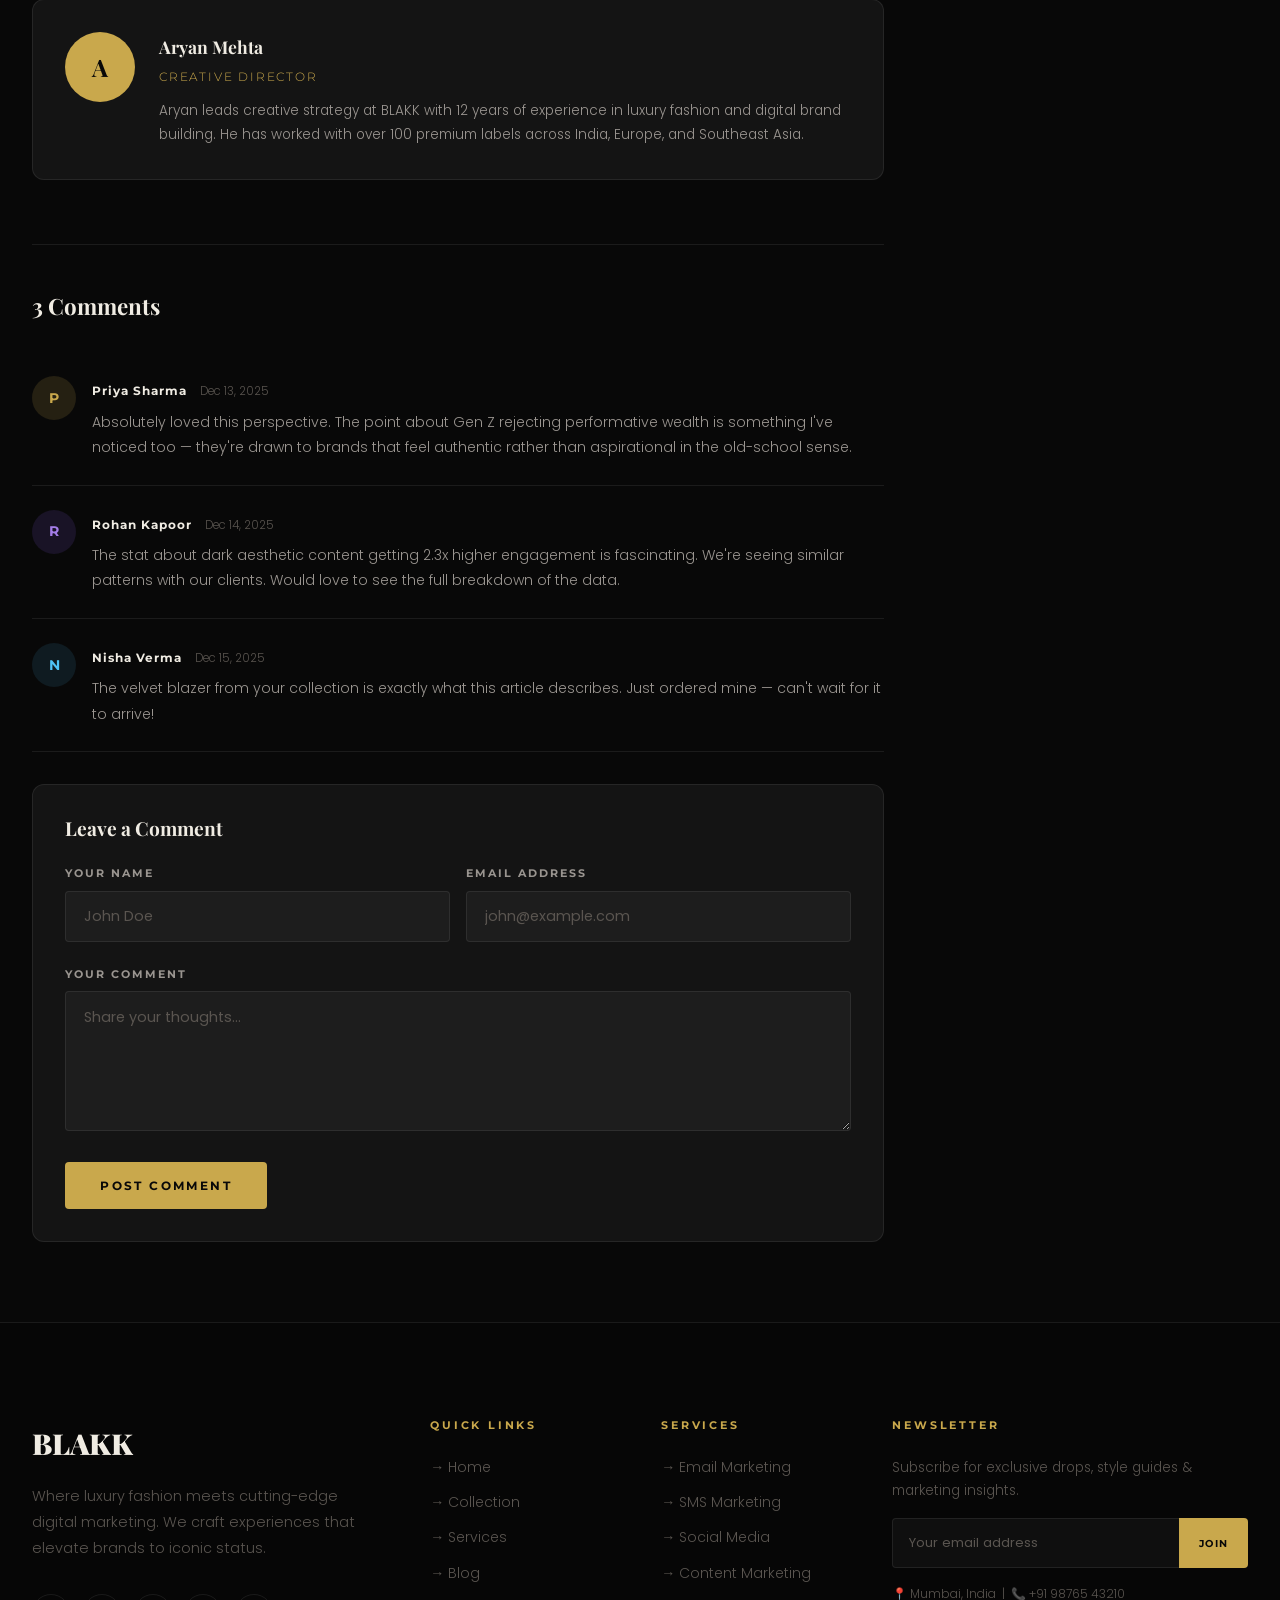
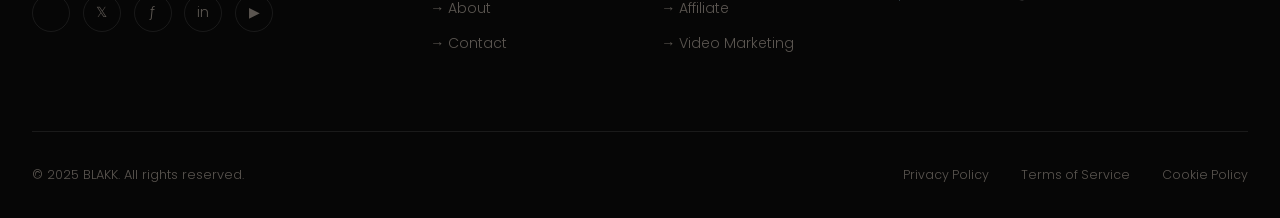
<file: blog-single (1).html>
<!DOCTYPE html>
<html lang="en">
<head>
  <meta charset="UTF-8">
  <meta name="viewport" content="width=device-width, initial-scale=1.0">
  <title>The Art of Dark Luxury — BLAKK Journal</title>
  <link rel="stylesheet" href="style.css">
  <style>
    .post-layout { display:grid; grid-template-columns:1fr 300px; gap:4rem; }
    .post-hero-img { aspect-ratio:16/6; background:linear-gradient(135deg,#1c1810,#2a2010,#1a1a2e); border-radius:var(--radius-lg); display:flex; align-items:center; justify-content:center; font-size:8rem; color:rgba(201,168,76,.06); margin-bottom:3rem; border:1px solid var(--border-glass); overflow:hidden; }
    .post-meta { display:flex; align-items:center; gap:2rem; flex-wrap:wrap; margin-bottom:2rem; padding-bottom:2rem; border-bottom:1px solid var(--border-glass); }
    .post-author { display:flex; align-items:center; gap:.8rem; }
    .author-avatar { width:42px; height:42px; border-radius:50%; background:var(--gold); display:flex; align-items:center; justify-content:center; font-family:var(--font-display); font-weight:700; color:#080808; font-size:.9rem; }
    .author-name { font-family:var(--font-heading); font-size:.8rem; font-weight:600; }
    .author-role { font-size:.72rem; color:var(--text-muted); }
    .post-stats { display:flex; gap:1.5rem; font-size:.78rem; color:var(--text-muted); font-family:var(--font-heading); }
    .post-share { display:flex; gap:.6rem; }
    .share-btn { width:34px; height:34px; border:1px solid var(--border-glass); border-radius:50%; display:flex; align-items:center; justify-content:center; font-size:.8rem; color:var(--text-muted); transition:var(--transition); cursor:pointer; background:none; }
    .share-btn:hover { border-color:var(--gold); color:var(--gold); }

    .post-content h2 { font-family:var(--font-display); font-size:1.8rem; font-weight:700; margin:2.5rem 0 1rem; color:var(--text-primary); }
    .post-content h3 { font-family:var(--font-display); font-size:1.3rem; font-weight:600; margin:2rem 0 .8rem; color:var(--text-primary); }
    .post-content p { font-size:.95rem; color:var(--text-secondary); line-height:1.9; margin-bottom:1.3rem; }
    .post-content blockquote { border-left:3px solid var(--gold); padding:1.5rem 2rem; background:var(--gold-dim); border-radius:0 var(--radius) var(--radius) 0; margin:2rem 0; font-family:var(--font-display); font-style:italic; font-size:1.15rem; color:var(--text-primary); }
    .post-content ul, .post-content ol { padding-left:1.5rem; margin-bottom:1.3rem; }
    .post-content li { color:var(--text-secondary); font-size:.95rem; line-height:1.9; margin-bottom:.4rem; }
    .post-content strong { color:var(--text-primary); font-weight:600; }
    .post-content .inline-img { aspect-ratio:16/8; background:linear-gradient(135deg,#161822,#1e2035); border-radius:var(--radius-lg); display:flex; align-items:center; justify-content:center; font-size:5rem; color:rgba(123,79,207,.08); margin:2rem 0; border:1px solid var(--border-glass); }
    .post-tags { display:flex; flex-wrap:wrap; gap:.5rem; margin:2.5rem 0; }
    .post-author-box { background:var(--bg-card); border:1px solid var(--border-glass); border-radius:var(--radius-lg); padding:2rem; display:flex; gap:1.5rem; align-items:flex-start; margin:3rem 0; }
    .author-box-avatar { width:70px; height:70px; border-radius:50%; background:var(--gold); display:flex; align-items:center; justify-content:center; font-family:var(--font-display); font-weight:700; color:#080808; font-size:1.5rem; flex-shrink:0; }
    .author-box-name { font-family:var(--font-display); font-size:1.1rem; font-weight:700; margin-bottom:.3rem; }
    .author-box-role { font-size:.75rem; color:var(--gold); font-family:var(--font-heading); text-transform:uppercase; letter-spacing:.15em; margin-bottom:.7rem; }
    .author-box-bio { font-size:.85rem; color:var(--text-secondary); line-height:1.8; }

    /* Comments */
    .comment-section { margin-top:4rem; padding-top:3rem; border-top:1px solid var(--border-glass); }
    .comment-item { display:flex; gap:1rem; padding:1.5rem 0; border-bottom:1px solid var(--border-glass); }
    .comment-avatar { width:44px; height:44px; border-radius:50%; flex-shrink:0; display:flex; align-items:center; justify-content:center; font-family:var(--font-heading); font-weight:700; font-size:.9rem; }
    .comment-name { font-family:var(--font-heading); font-size:.78rem; font-weight:700; letter-spacing:.08em; }
    .comment-date { font-size:.72rem; color:var(--text-muted); margin-left:.8rem; }
    .comment-text { font-size:.88rem; color:var(--text-secondary); line-height:1.8; margin-top:.4rem; }
    .comment-form { background:var(--bg-card); border:1px solid var(--border-glass); border-radius:var(--radius-lg); padding:2rem; margin-top:2rem; }
    .comment-form-grid { display:grid; grid-template-columns:1fr 1fr; gap:1rem; }

    /* Sidebar */
    .sidebar-widget { background:var(--bg-card); border:1px solid var(--border-glass); border-radius:var(--radius-lg); padding:1.8rem; margin-bottom:1.5rem; }
    .widget-title { font-family:var(--font-heading); font-size:.72rem; font-weight:700; letter-spacing:.2em; text-transform:uppercase; color:var(--gold); margin-bottom:1.2rem; }
    .recent-post { display:flex; gap:1rem; padding:.7rem 0; border-bottom:1px solid var(--border-glass); }
    .recent-post:last-child { border:none; }
    .recent-thumb { width:55px; height:55px; border-radius:var(--radius); flex-shrink:0; display:flex; align-items:center; justify-content:center; font-size:1.4rem; }
    .recent-post-title { font-family:var(--font-display); font-size:.82rem; font-weight:600; margin-bottom:.3rem; line-height:1.3; }
    .recent-post-date { font-size:.7rem; color:var(--text-muted); }

    @media(max-width:1100px) { .post-layout{grid-template-columns:1fr;} }
    @media(max-width:600px) { .comment-form-grid{grid-template-columns:1fr;} }
  </style>
</head>
<body>
<div id="navbar-container"></div>

<section style="padding-top:calc(var(--navbar-h) + 3rem);padding-bottom:5rem;">
  <div class="container">
    <div class="breadcrumb"><a href="index.html">Home</a><span>/</span><a href="blog.html">Journal</a><span>/</span><span>Dark Luxury</span></div>
    <div class="post-layout">

      <!-- Article -->
      <article>
        <div class="blog-card__cat" style="margin-bottom:1rem;">Fashion</div>
        <h1 style="font-size:clamp(2rem,4vw,3rem);font-weight:900;line-height:1.15;margin-bottom:1.5rem;">The Art of Dark Luxury: How Monochrome is Redefining Fashion in 2025</h1>

        <div class="post-meta">
          <div class="post-author">
            <div class="author-avatar">A</div>
            <div>
              <div class="author-name">Aryan Mehta</div>
              <div class="author-role">Creative Director, BLAKK</div>
            </div>
          </div>
          <div class="post-stats">
            <span>📅 December 12, 2025</span>
            <span>⏱ 8 min read</span>
            <span>👁 4,281 views</span>
          </div>
          <div class="post-share">
            <button class="share-btn" title="Share on Twitter">𝕏</button>
            <button class="share-btn" title="Share on LinkedIn">in</button>
            <button class="share-btn" title="Share on Instagram">✦</button>
          </div>
        </div>

        <!-- Hero Image -->
        <div class="post-hero-img">✦</div>

        <!-- Content -->
        <div class="post-content">
          <p>The conversation around luxury fashion has always been dominated by maximalism — bold logos, bright colors, and statement silhouettes that announce status from across the room. But in 2025, something quietly seismic has happened: the most coveted pieces in premium wardrobes are the ones that whisper rather than shout.</p>

          <p>Dark luxury is not a new concept. The all-black wardrobe has been a uniform of the intellectually sophisticated since the days of Yohji Yamamoto and Rei Kawakubo. But what's different now is the democratization of this philosophy — and its intersection with a digital culture that rewards restraint and authenticity over obvious opulence.</p>

          <h2>The Cultural Shift Driving Dark Aesthetics</h2>

          <p>Generation Z's relationship with luxury is fundamentally different from their predecessors. Where millennials sought aspirational logos as social signifiers, Gen Z consumers distrust obvious wealth signals. They have grown up watching the performative consumption of social media and — consciously or not — they're rejecting it.</p>

          <blockquote>"The most luxurious thing you can wear in 2025 is something that only people who know, know." — Aryan Mehta, BLAKK</blockquote>

          <p>This creates an interesting paradox for luxury fashion houses: the more they invest in understated design, the more covetable their pieces become. Brands like BLAKK are responding by focusing on materials, silhouette, and craftsmanship over logomania.</p>

          <h2>Key Pieces Defining the Dark Luxury Movement</h2>

          <p>So what does a dark luxury wardrobe actually look like in 2025? Here are the pieces that are commanding attention in the most discerning closets:</p>

          <ul>
            <li><strong>Velvet blazers with peak lapels</strong> — The return of velvet in formalwear signals a move toward tactility and richness without artifice</li>
            <li><strong>Oversized trench coats in charcoal and near-black</strong> — Architectural and protective, these pieces work as armor for the modern professional</li>
            <li><strong>Fluid silk shirts in midnight tones</strong> — Movement and texture become the luxury signifier</li>
            <li><strong>Slim trousers with high breaks</strong> — Precision tailoring that rewards attention to detail</li>
          </ul>

          <div class="inline-img">◈</div>

          <h3>The Role of Digital Marketing in the Dark Aesthetic</h3>

          <p>What's fascinating about the dark luxury movement is how it has been amplified by digital channels rather than traditional fashion media. Instagram's algorithm, counterintuitively, rewards high-contrast dark imagery because of its visual distinctiveness in a saturated feed.</p>

          <p>Fashion brands that have adopted dark aesthetic positioning are seeing dramatically higher organic reach than brands maintaining conventional bright, aspirational visual identities. This is a data story as much as a cultural one.</p>

          <p>At BLAKK, we've measured engagement rates on dark aesthetic content that are consistently 2.3x higher than industry averages. When we pair this content with intelligent email sequences and SMS campaigns, we create a complete ecosystem that converts browsers into lifelong buyers.</p>

          <h2>Building Your Dark Luxury Wardrobe: A Framework</h2>

          <p>If you're looking to adopt this aesthetic intentionally, here's a practical framework that our styling team uses:</p>

          <ul>
            <li>Start with a foundation of perfectly fitted black and charcoal basics</li>
            <li>Introduce one statement piece each season — a velvet blazer, a sculptural coat</li>
            <li>Focus obsessively on fabric quality over quantity</li>
            <li>Let accessories be functional: leather, hardware, minimal</li>
            <li>Consider the complete silhouette, not individual pieces in isolation</li>
          </ul>

          <p>The dark luxury movement is not about austerity or nihilism. It's about the profound confidence that comes from knowing exactly who you are and expressing that with precision. In a world of algorithmic noise, it is radical clarity.</p>
        </div>

        <!-- Tags -->
        <div class="post-tags">
          <span class="tag">Fashion</span>
          <span class="tag">Dark Luxury</span>
          <span class="tag">Monochrome</span>
          <span class="tag">2025 Trends</span>
          <span class="tag">Style Guide</span>
        </div>

        <!-- Author Box -->
        <div class="post-author-box">
          <div class="author-box-avatar">A</div>
          <div>
            <div class="author-box-name">Aryan Mehta</div>
            <div class="author-box-role">Creative Director</div>
            <div class="author-box-bio">Aryan leads creative strategy at BLAKK with 12 years of experience in luxury fashion and digital brand building. He has worked with over 100 premium labels across India, Europe, and Southeast Asia.</div>
          </div>
        </div>

        <!-- Comments -->
        <div class="comment-section">
          <h3 style="font-family:var(--font-display);font-size:1.4rem;margin-bottom:2rem;">3 Comments</h3>

          <div class="comment-item">
            <div class="comment-avatar" style="background:rgba(201,168,76,.15);color:var(--gold);">P</div>
            <div>
              <div><span class="comment-name">Priya Sharma</span><span class="comment-date">Dec 13, 2025</span></div>
              <div class="comment-text">Absolutely loved this perspective. The point about Gen Z rejecting performative wealth is something I've noticed too — they're drawn to brands that feel authentic rather than aspirational in the old-school sense.</div>
            </div>
          </div>

          <div class="comment-item">
            <div class="comment-avatar" style="background:rgba(123,79,207,.15);color:var(--purple-light);">R</div>
            <div>
              <div><span class="comment-name">Rohan Kapoor</span><span class="comment-date">Dec 14, 2025</span></div>
              <div class="comment-text">The stat about dark aesthetic content getting 2.3x higher engagement is fascinating. We're seeing similar patterns with our clients. Would love to see the full breakdown of the data.</div>
            </div>
          </div>

          <div class="comment-item">
            <div class="comment-avatar" style="background:rgba(79,195,247,.1);color:var(--electric);">N</div>
            <div>
              <div><span class="comment-name">Nisha Verma</span><span class="comment-date">Dec 15, 2025</span></div>
              <div class="comment-text">The velvet blazer from your collection is exactly what this article describes. Just ordered mine — can't wait for it to arrive!</div>
            </div>
          </div>

          <!-- Comment Form -->
          <div class="comment-form">
            <h4 style="font-family:var(--font-display);font-size:1.2rem;margin-bottom:1.5rem;">Leave a Comment</h4>
            <div class="comment-form-grid">
              <div class="form-group">
                <label class="form-label">Your Name</label>
                <input type="text" class="form-input" placeholder="John Doe">
              </div>
              <div class="form-group">
                <label class="form-label">Email Address</label>
                <input type="email" class="form-input" placeholder="john@example.com">
              </div>
            </div>
            <div class="form-group">
              <label class="form-label">Your Comment</label>
              <textarea class="form-textarea" rows="5" placeholder="Share your thoughts..."></textarea>
            </div>
            <button class="btn btn--primary">Post Comment</button>
          </div>
        </div>
      </article>

      <!-- Sidebar -->
      <aside>
        <div class="sidebar-widget">
          <div class="widget-title">Recent Posts</div>
          <div class="recent-post">
            <div class="recent-thumb" style="background:linear-gradient(135deg,#161822,#1e2035);">◈</div>
            <div><div class="recent-post-title">AI Email Personalization vs Curation</div><div class="recent-post-date">Dec 8, 2025</div></div>
          </div>
          <div class="recent-post">
            <div class="recent-thumb" style="background:linear-gradient(135deg,#181818,#222);">▲</div>
            <div><div class="recent-post-title">Building a ₹10 Crore Brand Blueprint</div><div class="recent-post-date">Dec 3, 2025</div></div>
          </div>
          <div class="recent-post">
            <div class="recent-thumb" style="background:linear-gradient(135deg,#1a1015,#25101a);">✧</div>
            <div><div class="recent-post-title">SMS Marketing: 40% Conversion Rates</div><div class="recent-post-date">Nov 28, 2025</div></div>
          </div>
        </div>

        <div class="sidebar-widget">
          <div class="widget-title">Categories</div>
          <ul style="list-style:none;">
            <li style="padding:.5rem 0;border-bottom:1px solid var(--border-glass);"><a href="blog.html" style="display:flex;justify-content:space-between;font-size:.85rem;color:var(--text-secondary);">Fashion <span style="color:var(--gold);">24</span></a></li>
            <li style="padding:.5rem 0;border-bottom:1px solid var(--border-glass);"><a href="blog.html" style="display:flex;justify-content:space-between;font-size:.85rem;color:var(--text-secondary);">Marketing <span style="color:var(--gold);">18</span></a></li>
            <li style="padding:.5rem 0;"><a href="blog.html" style="display:flex;justify-content:space-between;font-size:.85rem;color:var(--text-secondary);">Strategy <span style="color:var(--gold);">12</span></a></li>
          </ul>
        </div>

        <div class="sidebar-widget" style="background:linear-gradient(135deg,#141414,#0f0f0f);border-color:rgba(201,168,76,.2);">
          <div class="widget-title">Newsletter</div>
          <p style="font-size:.82rem;color:var(--text-muted);margin-bottom:1rem;">Weekly insights on fashion and digital marketing.</p>
          <input type="email" class="form-input" placeholder="Your email" style="margin-bottom:.7rem;">
          <button class="btn btn--primary" style="width:100%;justify-content:center;">Subscribe</button>
        </div>

        <div class="sidebar-widget">
          <div class="widget-title">From the Collection</div>
          <div class="product-card">
            <div class="product-card__image" style="aspect-ratio:1;">
              <div class="img-placeholder" style="width:100%;height:100%;background:linear-gradient(135deg,#1c1810,#2a2010);font-size:2rem;color:rgba(201,168,76,.1);">✦</div>
              <div class="product-card__overlay"><a href="product.html" class="btn btn--primary" style="width:100%;justify-content:center;font-size:.65rem;">View</a></div>
            </div>
            <div class="product-card__body">
              <div class="product-card__name" style="font-size:.9rem;">Noir Velvet Blazer</div>
              <div class="product-card__price" style="font-size:.82rem;">₹18,499</div>
            </div>
          </div>
        </div>
      </aside>
    </div>
  </div>
</section>

<div id="footer-container"></div>
<script src="components.js"></script>
</body>
</html>
</file>
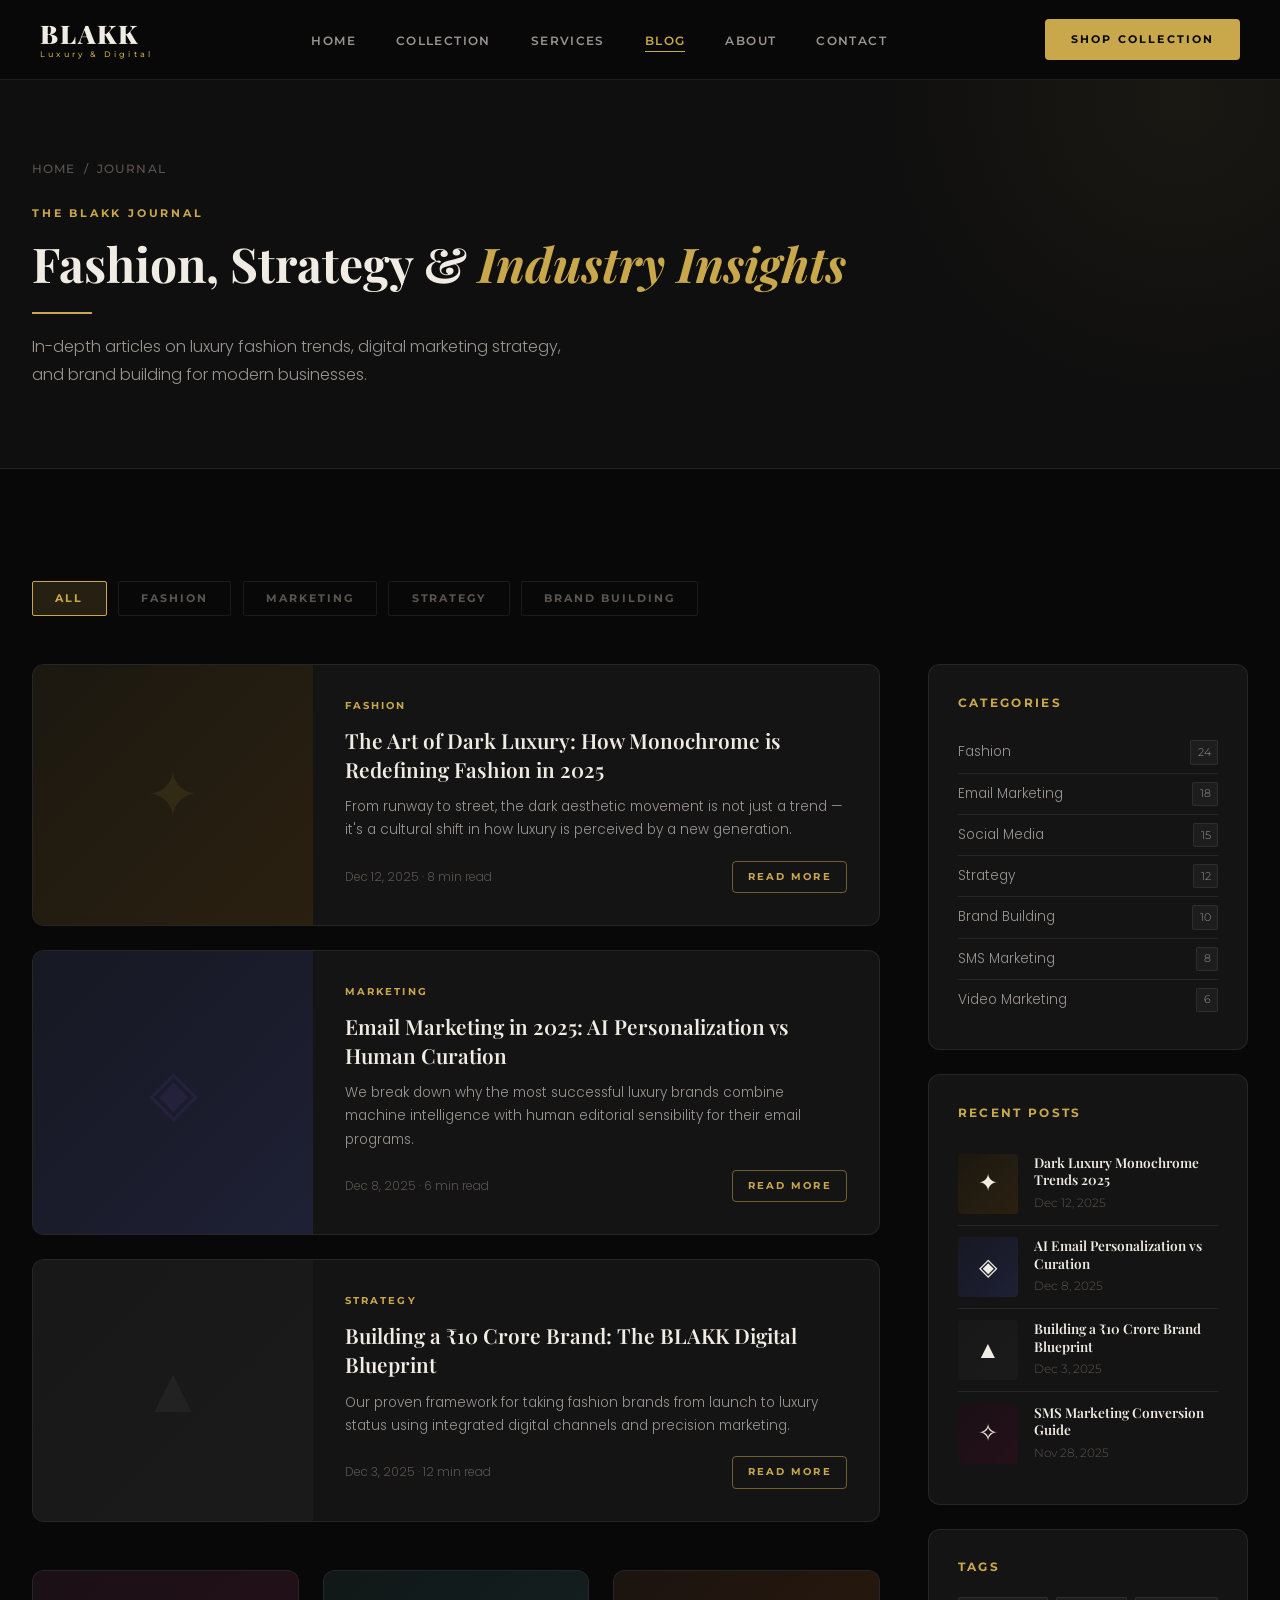
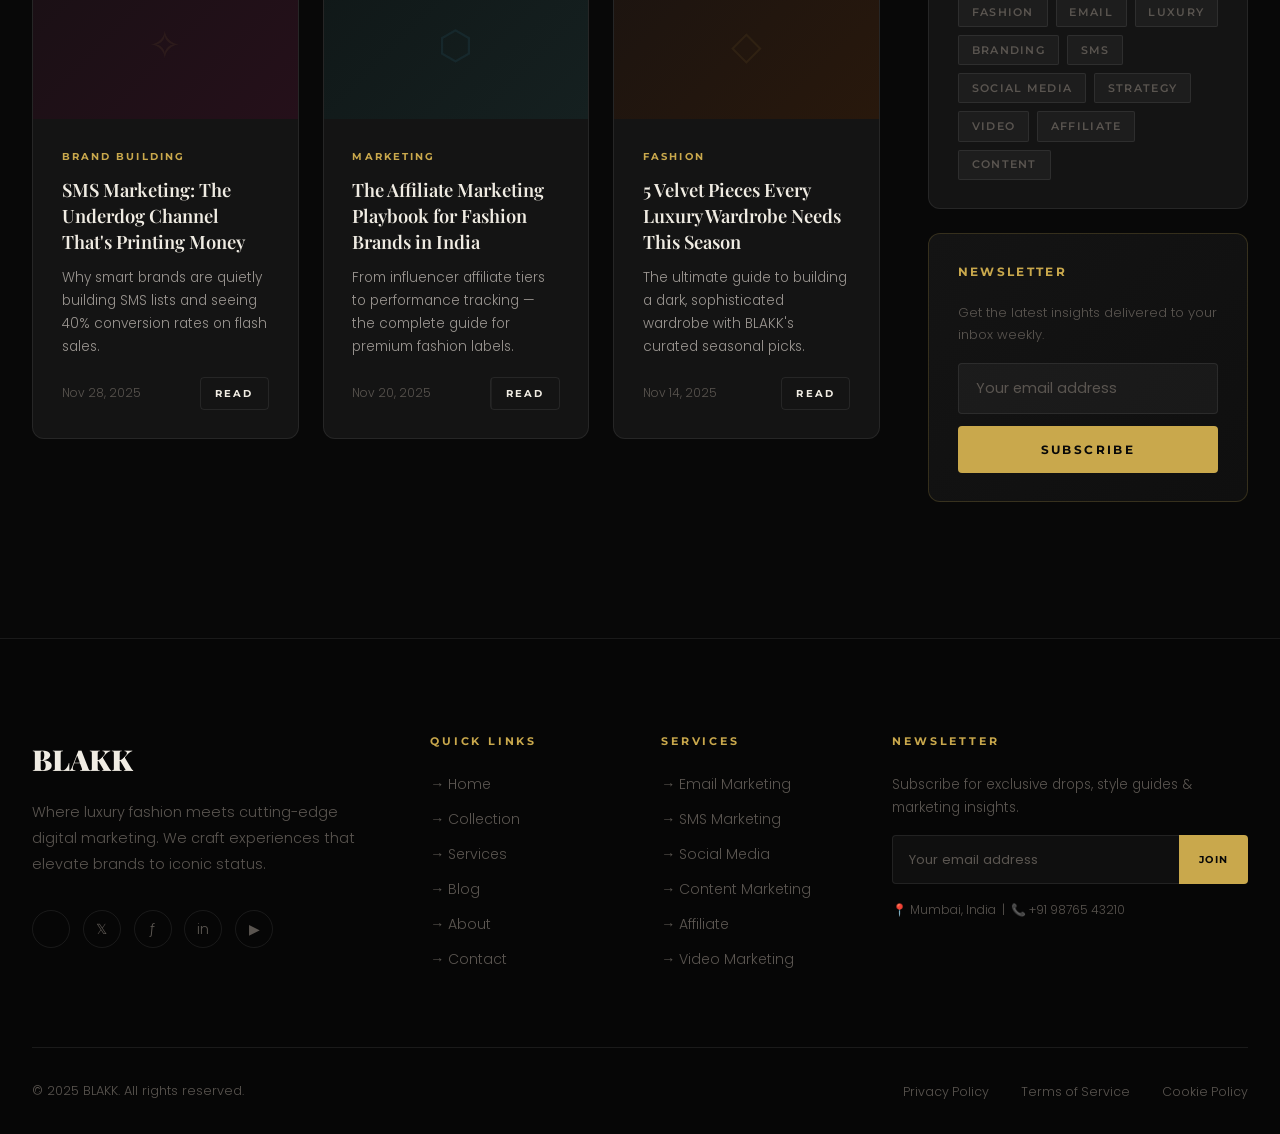
<file: blog.html>
<!DOCTYPE html>
<html lang="en">
<head>
  <meta charset="UTF-8">
  <meta name="viewport" content="width=device-width, initial-scale=1.0">
  <title>Journal & Blog — BLAKK</title>
  <link rel="stylesheet" href="style.css">
  <style>
    .blog-layout { display:grid; grid-template-columns:1fr 320px; gap:3rem; }
    .blog-main-grid { display:grid; gap:1.5rem; }
    .blog-card-h { display:grid; grid-template-columns:280px 1fr; background:var(--bg-card); border:1px solid var(--border-glass); border-radius:var(--radius-lg); overflow:hidden; transition:var(--transition); }
    .blog-card-h:hover { border-color:rgba(201,168,76,.25); transform:translateY(-4px); box-shadow:var(--shadow-card); }
    .blog-card-h__img { overflow:hidden; display:flex; align-items:center; justify-content:center; }
    .blog-card-h__img img { width:100%;height:100%;object-fit:cover; transition:transform .6s ease; }
    .blog-card-h:hover .blog-card-h__img img { transform:scale(1.05); }
    .blog-card-h__body { padding:2rem; display:flex; flex-direction:column; justify-content:center; }
    .blog-card-h__cat { font-family:var(--font-heading); font-size:.65rem; font-weight:700; letter-spacing:.2em; text-transform:uppercase; color:var(--gold); margin-bottom:.7rem; }
    .blog-card-h__title { font-family:var(--font-display); font-size:1.3rem; font-weight:600; margin-bottom:.7rem; line-height:1.4; }
    .blog-card-h__excerpt { font-size:.85rem; color:var(--text-secondary); margin-bottom:1.2rem; line-height:1.7; }
    .blog-card-h__meta { display:flex; align-items:center; justify-content:space-between; font-size:.75rem; color:var(--text-muted); }

    /* Small cards grid */
    .blog-small-grid { display:grid; grid-template-columns:repeat(3,1fr); gap:1.5rem; margin-top:3rem; }

    /* Sidebar */
    .sidebar-widget { background:var(--bg-card); border:1px solid var(--border-glass); border-radius:var(--radius-lg); padding:1.8rem; margin-bottom:1.5rem; }
    .widget-title { font-family:var(--font-heading); font-size:.72rem; font-weight:700; letter-spacing:.2em; text-transform:uppercase; color:var(--gold); margin-bottom:1.2rem; }
    .cat-list li { padding:.5rem 0; border-bottom:1px solid var(--border-glass); }
    .cat-list li:last-child { border:none; }
    .cat-list a { display:flex; justify-content:space-between; font-size:.85rem; color:var(--text-secondary); transition:color .3s; }
    .cat-list a:hover { color:var(--gold); }
    .cat-list .count { background:var(--bg-glass); border:1px solid var(--border-glass); border-radius:2px; padding:.1rem .4rem; font-size:.7rem; font-family:var(--font-heading); }
    .recent-post { display:flex; gap:1rem; padding:.7rem 0; border-bottom:1px solid var(--border-glass); }
    .recent-post:last-child { border:none; }
    .recent-thumb { width:60px; height:60px; border-radius:var(--radius); flex-shrink:0; display:flex; align-items:center; justify-content:center; font-size:1.5rem; }
    .recent-post-title { font-family:var(--font-display); font-size:.85rem; font-weight:600; margin-bottom:.3rem; line-height:1.3; }
    .recent-post-date { font-size:.72rem; color:var(--text-muted); font-family:var(--font-heading); }
    .tag-cloud { display:flex; flex-wrap:wrap; gap:.5rem; }

    @media(max-width:1100px) { .blog-layout{grid-template-columns:1fr;} .blog-card-h{grid-template-columns:200px 1fr;} }
    @media(max-width:768px) { .blog-card-h{grid-template-columns:1fr;} .blog-card-h__img{height:200px;} .blog-small-grid{grid-template-columns:1fr;} }
  </style>
</head>
<body>
<div id="navbar-container"></div>

<div class="page-hero">
  <div class="container">
    <div class="breadcrumb"><a href="index.html">Home</a><span>/</span><span>Journal</span></div>
    <div class="label" style="margin-bottom:.8rem;">The BLAKK Journal</div>
    <h1 class="section-title">Fashion, Strategy & <em style="font-style:italic;color:var(--gold);">Industry Insights</em></h1>
    <div class="divider"></div>
    <p class="section-subtitle">In-depth articles on luxury fashion trends, digital marketing strategy, and brand building for modern businesses.</p>
  </div>
</div>

<section class="section">
  <div class="container">

    <!-- Category filter -->
    <div style="display:flex;gap:.7rem;flex-wrap:wrap;margin-bottom:3rem;">
      <button class="filter-btn active" style="font-family:var(--font-heading);font-size:.68rem;font-weight:700;letter-spacing:.18em;text-transform:uppercase;padding:.6rem 1.4rem;border:1px solid var(--gold);color:var(--gold);background:var(--gold-dim);border-radius:2px;cursor:pointer;">All</button>
      <button class="filter-btn" style="font-family:var(--font-heading);font-size:.68rem;font-weight:700;letter-spacing:.18em;text-transform:uppercase;padding:.6rem 1.4rem;border:1px solid var(--border-glass);color:var(--text-muted);background:none;border-radius:2px;cursor:pointer;transition:all .3s;">Fashion</button>
      <button class="filter-btn" style="font-family:var(--font-heading);font-size:.68rem;font-weight:700;letter-spacing:.18em;text-transform:uppercase;padding:.6rem 1.4rem;border:1px solid var(--border-glass);color:var(--text-muted);background:none;border-radius:2px;cursor:pointer;transition:all .3s;">Marketing</button>
      <button class="filter-btn" style="font-family:var(--font-heading);font-size:.68rem;font-weight:700;letter-spacing:.18em;text-transform:uppercase;padding:.6rem 1.4rem;border:1px solid var(--border-glass);color:var(--text-muted);background:none;border-radius:2px;cursor:pointer;transition:all .3s;">Strategy</button>
      <button class="filter-btn" style="font-family:var(--font-heading);font-size:.68rem;font-weight:700;letter-spacing:.18em;text-transform:uppercase;padding:.6rem 1.4rem;border:1px solid var(--border-glass);color:var(--text-muted);background:none;border-radius:2px;cursor:pointer;transition:all .3s;">Brand Building</button>
    </div>

    <div class="blog-layout">
      <!-- Main Content -->
      <div>
        <!-- Featured Posts -->
        <div class="blog-main-grid">
          <div class="blog-card-h">
            <div class="blog-card-h__img" style="background:linear-gradient(135deg,#1c1810,#2a2010);">
              <span style="font-size:4rem;color:rgba(201,168,76,.1);">✦</span>
            </div>
            <div class="blog-card-h__body">
              <div class="blog-card-h__cat">Fashion</div>
              <h2 class="blog-card-h__title">The Art of Dark Luxury: How Monochrome is Redefining Fashion in 2025</h2>
              <p class="blog-card-h__excerpt">From runway to street, the dark aesthetic movement is not just a trend — it's a cultural shift in how luxury is perceived by a new generation.</p>
              <div class="blog-card-h__meta">
                <span>Dec 12, 2025 · 8 min read</span>
                <a href="blog-single.html" class="btn btn--outline" style="padding:.4rem .9rem;font-size:.65rem;">Read More</a>
              </div>
            </div>
          </div>

          <div class="blog-card-h">
            <div class="blog-card-h__img" style="background:linear-gradient(135deg,#161822,#1e2035);">
              <span style="font-size:4rem;color:rgba(123,79,207,.1);">◈</span>
            </div>
            <div class="blog-card-h__body">
              <div class="blog-card-h__cat">Marketing</div>
              <h2 class="blog-card-h__title">Email Marketing in 2025: AI Personalization vs Human Curation</h2>
              <p class="blog-card-h__excerpt">We break down why the most successful luxury brands combine machine intelligence with human editorial sensibility for their email programs.</p>
              <div class="blog-card-h__meta">
                <span>Dec 8, 2025 · 6 min read</span>
                <a href="blog-single.html" class="btn btn--outline" style="padding:.4rem .9rem;font-size:.65rem;">Read More</a>
              </div>
            </div>
          </div>

          <div class="blog-card-h">
            <div class="blog-card-h__img" style="background:linear-gradient(135deg,#181818,#1a1a1a);">
              <span style="font-size:4rem;color:rgba(255,255,255,.04);">▲</span>
            </div>
            <div class="blog-card-h__body">
              <div class="blog-card-h__cat">Strategy</div>
              <h2 class="blog-card-h__title">Building a ₹10 Crore Brand: The BLAKK Digital Blueprint</h2>
              <p class="blog-card-h__excerpt">Our proven framework for taking fashion brands from launch to luxury status using integrated digital channels and precision marketing.</p>
              <div class="blog-card-h__meta">
                <span>Dec 3, 2025 · 12 min read</span>
                <a href="blog-single.html" class="btn btn--outline" style="padding:.4rem .9rem;font-size:.65rem;">Read More</a>
              </div>
            </div>
          </div>
        </div>

        <!-- Smaller cards -->
        <div class="blog-small-grid">
          <div class="blog-card">
            <div class="blog-card__image"><div style="width:100%;height:100%;background:linear-gradient(135deg,#1a1015,#25101a);display:flex;align-items:center;justify-content:center;font-size:2.5rem;color:rgba(201,168,76,.08);">✧</div></div>
            <div class="blog-card__body">
              <div class="blog-card__cat">Brand Building</div>
              <h3 class="blog-card__title">SMS Marketing: The Underdog Channel That's Printing Money</h3>
              <p class="blog-card__excerpt">Why smart brands are quietly building SMS lists and seeing 40% conversion rates on flash sales.</p>
              <div class="blog-card__meta"><span>Nov 28, 2025</span><a href="blog-single.html" class="btn btn--ghost" style="padding:.4rem .9rem;font-size:.65rem;">Read</a></div>
            </div>
          </div>
          <div class="blog-card">
            <div class="blog-card__image"><div style="width:100%;height:100%;background:linear-gradient(135deg,#101818,#152020);display:flex;align-items:center;justify-content:center;font-size:2.5rem;color:rgba(79,195,247,.08);">⬡</div></div>
            <div class="blog-card__body">
              <div class="blog-card__cat">Marketing</div>
              <h3 class="blog-card__title">The Affiliate Marketing Playbook for Fashion Brands in India</h3>
              <p class="blog-card__excerpt">From influencer affiliate tiers to performance tracking — the complete guide for premium fashion labels.</p>
              <div class="blog-card__meta"><span>Nov 20, 2025</span><a href="blog-single.html" class="btn btn--ghost" style="padding:.4rem .9rem;font-size:.65rem;">Read</a></div>
            </div>
          </div>
          <div class="blog-card">
            <div class="blog-card__image"><div style="width:100%;height:100%;background:linear-gradient(135deg,#1c1410,#28180c);display:flex;align-items:center;justify-content:center;font-size:2.5rem;color:rgba(201,168,76,.08);">◇</div></div>
            <div class="blog-card__body">
              <div class="blog-card__cat">Fashion</div>
              <h3 class="blog-card__title">5 Velvet Pieces Every Luxury Wardrobe Needs This Season</h3>
              <p class="blog-card__excerpt">The ultimate guide to building a dark, sophisticated wardrobe with BLAKK's curated seasonal picks.</p>
              <div class="blog-card__meta"><span>Nov 14, 2025</span><a href="blog-single.html" class="btn btn--ghost" style="padding:.4rem .9rem;font-size:.65rem;">Read</a></div>
            </div>
          </div>
        </div>
      </div>

      <!-- Sidebar -->
      <div>
        <div class="sidebar-widget">
          <div class="widget-title">Categories</div>
          <ul class="cat-list">
            <li><a href="#">Fashion <span class="count">24</span></a></li>
            <li><a href="#">Email Marketing <span class="count">18</span></a></li>
            <li><a href="#">Social Media <span class="count">15</span></a></li>
            <li><a href="#">Strategy <span class="count">12</span></a></li>
            <li><a href="#">Brand Building <span class="count">10</span></a></li>
            <li><a href="#">SMS Marketing <span class="count">8</span></a></li>
            <li><a href="#">Video Marketing <span class="count">6</span></a></li>
          </ul>
        </div>

        <div class="sidebar-widget">
          <div class="widget-title">Recent Posts</div>
          <div class="recent-post">
            <div class="recent-thumb" style="background:linear-gradient(135deg,#1c1810,#2a2010);">✦</div>
            <div><div class="recent-post-title">Dark Luxury Monochrome Trends 2025</div><div class="recent-post-date">Dec 12, 2025</div></div>
          </div>
          <div class="recent-post">
            <div class="recent-thumb" style="background:linear-gradient(135deg,#161822,#1e2035);">◈</div>
            <div><div class="recent-post-title">AI Email Personalization vs Curation</div><div class="recent-post-date">Dec 8, 2025</div></div>
          </div>
          <div class="recent-post">
            <div class="recent-thumb" style="background:linear-gradient(135deg,#181818,#1a1a1a);">▲</div>
            <div><div class="recent-post-title">Building a ₹10 Crore Brand Blueprint</div><div class="recent-post-date">Dec 3, 2025</div></div>
          </div>
          <div class="recent-post">
            <div class="recent-thumb" style="background:linear-gradient(135deg,#1a1015,#25101a);">✧</div>
            <div><div class="recent-post-title">SMS Marketing Conversion Guide</div><div class="recent-post-date">Nov 28, 2025</div></div>
          </div>
        </div>

        <div class="sidebar-widget">
          <div class="widget-title">Tags</div>
          <div class="tag-cloud">
            <span class="tag">Fashion</span>
            <span class="tag">Email</span>
            <span class="tag">Luxury</span>
            <span class="tag">Branding</span>
            <span class="tag">SMS</span>
            <span class="tag">Social Media</span>
            <span class="tag">Strategy</span>
            <span class="tag">Video</span>
            <span class="tag">Affiliate</span>
            <span class="tag">Content</span>
          </div>
        </div>

        <div class="sidebar-widget" style="background:linear-gradient(135deg,#141414,#0f0f0f);border-color:rgba(201,168,76,.2);">
          <div class="widget-title">Newsletter</div>
          <p style="font-size:.82rem;color:var(--text-muted);margin-bottom:1rem;">Get the latest insights delivered to your inbox weekly.</p>
          <div style="display:flex;flex-direction:column;gap:.7rem;">
            <input type="email" class="form-input" placeholder="Your email address">
            <button class="btn btn--primary" style="justify-content:center;">Subscribe</button>
          </div>
        </div>
      </div>
    </div>

  </div>
</section>

<div id="footer-container"></div>
<script src="components.js"></script>
<style>
.filter-btn:hover { border-color:var(--gold)!important;color:var(--gold)!important;background:var(--gold-dim)!important; }
</style>
</body>
</html>
</file>
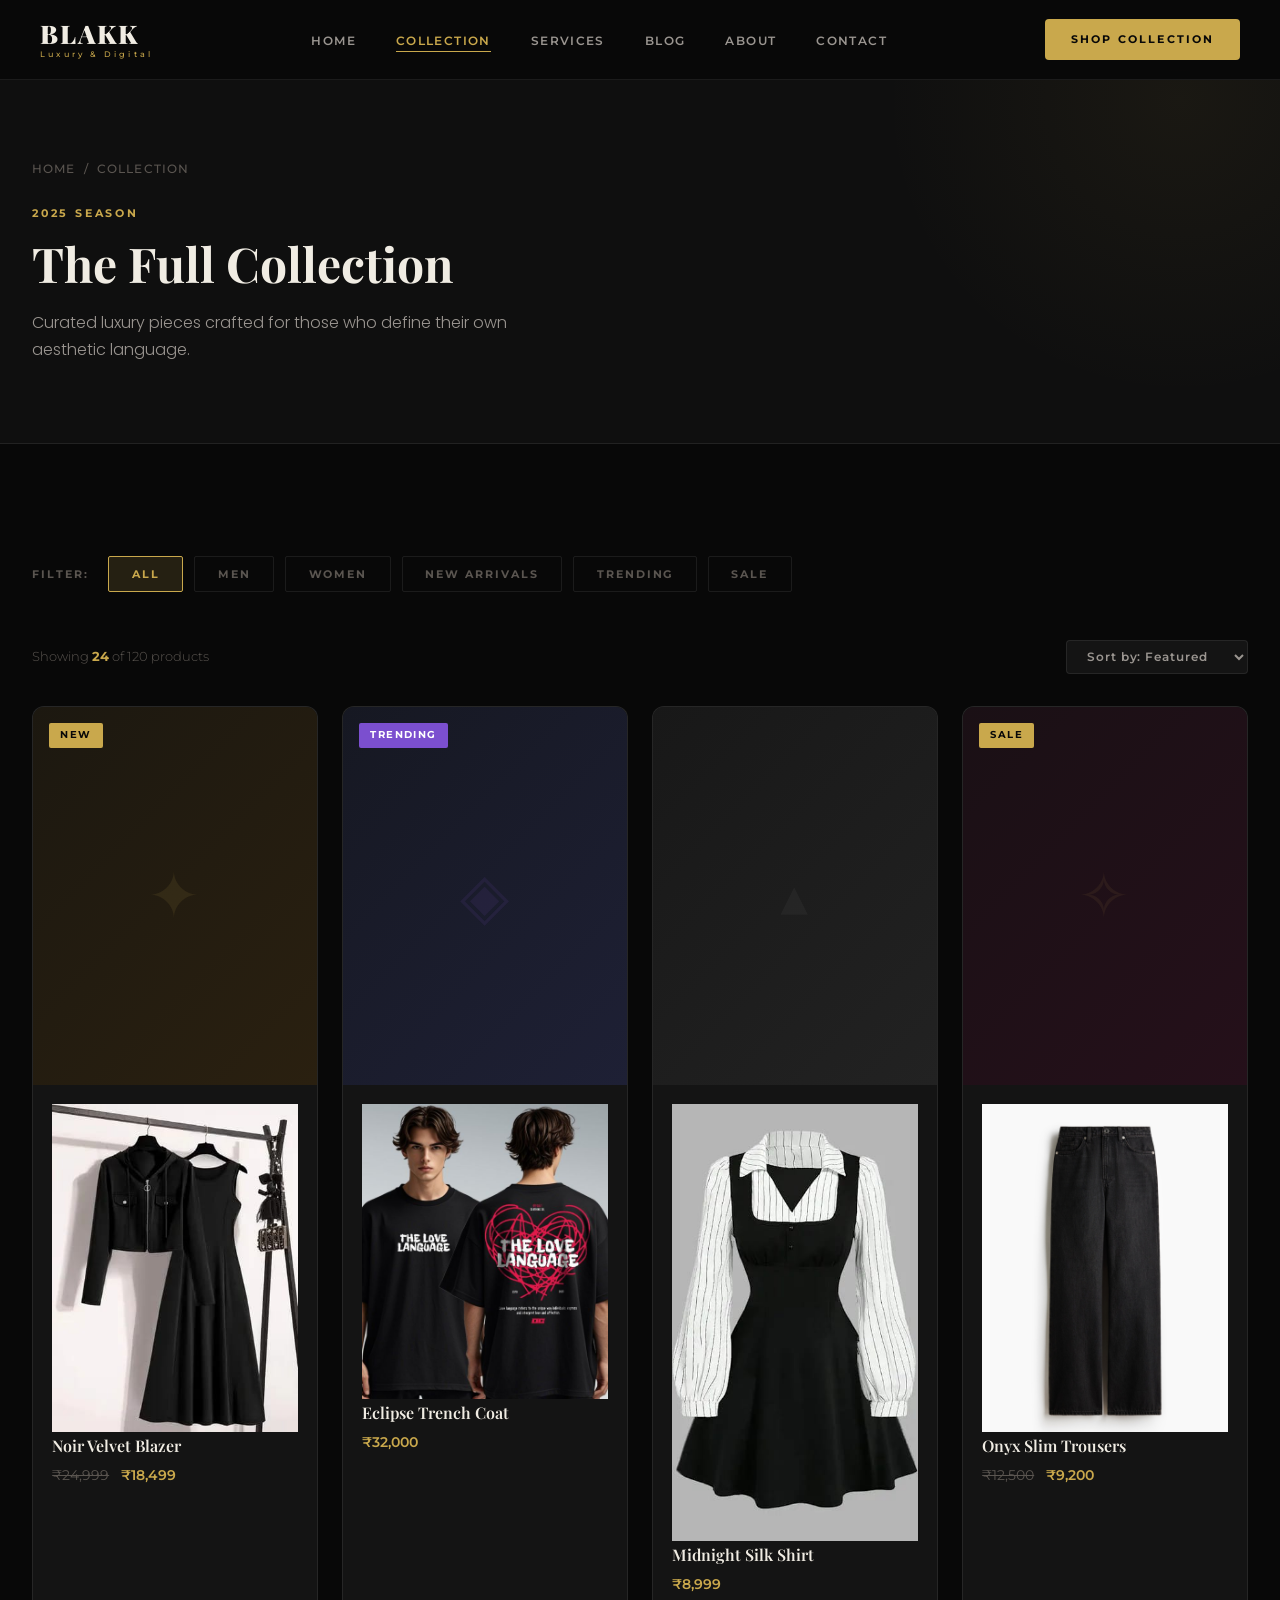
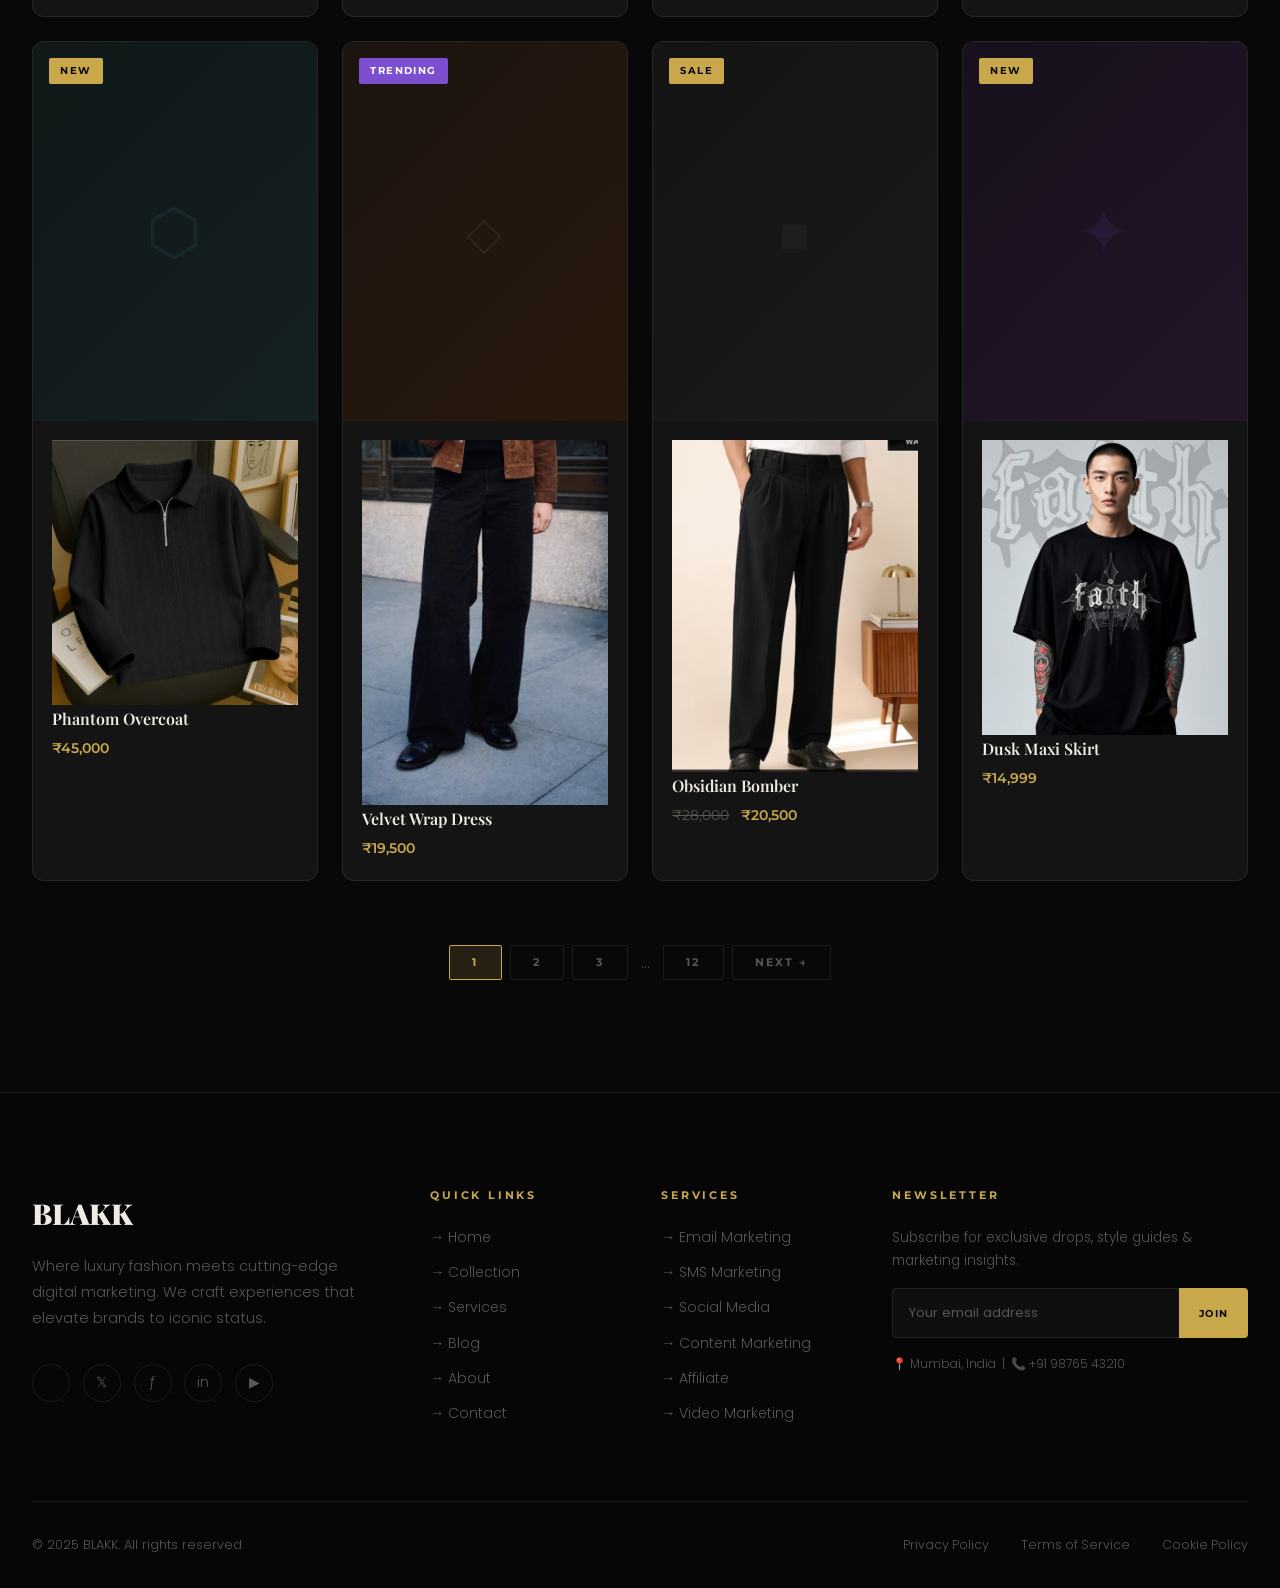
<file: collection.html>
<!DOCTYPE html>
<html lang="en">
<head>
  <meta charset="UTF-8">
  <meta name="viewport" content="width=device-width, initial-scale=1.0">
  <title>Collection — BLAKK</title>
  <link rel="stylesheet" href="style.css">
  <style>
    .filter-bar {
      display: flex;
      align-items: center;
      gap: 0.7rem;
      flex-wrap: wrap;
      margin-bottom: 3rem;
    }
    .filter-btn {
      font-family: var(--font-heading);
      font-size: 0.68rem;
      font-weight: 700;
      letter-spacing: 0.18em;
      text-transform: uppercase;
      padding: 0.6rem 1.4rem;
      border: 1px solid var(--border-glass);
      border-radius: 2px;
      color: var(--text-muted);
      transition: var(--transition);
      cursor: pointer;
      background: none;
    }
    .filter-btn:hover, .filter-btn.active {
      border-color: var(--gold);
      color: var(--gold);
      background: var(--gold-dim);
    }
    .collection-grid {
      display: grid;
      grid-template-columns: repeat(4, 1fr);
      gap: 1.5rem;
    }
    .sort-bar {
      display: flex;
      align-items: center;
      justify-content: space-between;
      margin-bottom: 2rem;
      flex-wrap: wrap;
      gap: 1rem;
    }
    .sort-bar select {
      background: var(--bg-card);
      border: 1px solid var(--border-glass);
      color: var(--text-secondary);
      padding: 0.5rem 1rem;
      border-radius: var(--radius);
      font-family: var(--font-heading);
      font-size: 0.72rem;
      font-weight: 600;
      letter-spacing: 0.08em;
      outline: none;
    }
    .result-count { font-size: 0.82rem; color: var(--text-muted); font-family: var(--font-heading); }
    @media(max-width:900px) { .collection-grid { grid-template-columns: repeat(2,1fr); } }
    @media(max-width:500px) { .collection-grid { grid-template-columns: 1fr; } }
  </style>
</head>
<body>

<div id="navbar-container"></div>

<div class="page-hero">
  <div class="container">
    <div class="breadcrumb">
      <a href="index.html">Home</a>
      <span>/</span>
      <span>Collection</span>
    </div>
    <div class="label" style="margin-bottom:0.8rem;">2025 Season</div>
    <h1 class="section-title">The Full Collection</h1>
    <p class="section-subtitle">Curated luxury pieces crafted for those who define their own aesthetic language.</p>
  </div>
</div>

<section class="section">
  <div class="container">

    <div class="filter-bar">
      <span style="font-family:var(--font-heading);font-size:0.68rem;font-weight:700;letter-spacing:0.2em;text-transform:uppercase;color:var(--text-muted);margin-right:0.5rem;">Filter:</span>
      <button class="filter-btn active" onclick="filterProducts(this,'all')">All</button>
      <button class="filter-btn" onclick="filterProducts(this,'men')">Men</button>
      <button class="filter-btn" onclick="filterProducts(this,'women')">Women</button>
      <button class="filter-btn" onclick="filterProducts(this,'new')">New Arrivals</button>
      <button class="filter-btn" onclick="filterProducts(this,'trending')">Trending</button>
      <button class="filter-btn" onclick="filterProducts(this,'sale')">Sale</button>
    </div>

    <div class="sort-bar">
      <div class="result-count">Showing <strong style="color:var(--gold);">24</strong> of 120 products</div>
      <select>
        <option>Sort by: Featured</option>
        <option>Price: Low to High</option>
        <option>Price: High to Low</option>
        <option>Newest First</option>
        <option>Best Sellers</option>
      </select>
    </div>

    <div class="collection-grid" id="productGrid">

      <!-- Product items -->
      <div class="product-card" data-cat="men new">
        <div class="product-card__image">
          <div class="img-placeholder" style="width:100%;height:100%;background:linear-gradient(135deg,#1c1810,#2a2010);">
            <span style="font-size:4rem;color:rgba(201,168,76,0.1);">✦</span>
          </div>
          <span class="product-card__badge">New</span>
          <div class="product-card__overlay">
            <a href="product.html" class="btn btn--primary" style="width:100%;justify-content:center;">View Product</a>
          </div>
        </div>
        <div class="product-card__body">
          <img src="jacket.jpeg">
          <div class="product-card__name">Noir Velvet Blazer</div>
          <div class="product-card__price"><del>₹24,999</del> ₹18,499</div>
        </div>
      </div>

      <div class="product-card" data-cat="women trending">
        <div class="product-card__image">
          <div class="img-placeholder" style="width:100%;height:100%;background:linear-gradient(135deg,#161822,#1e2035);">
            <span style="font-size:4rem;color:rgba(123,79,207,0.1);">◈</span>
          </div>
          <span class="product-card__badge product-card__badge--new">Trending</span>
          <div class="product-card__overlay">
            <a href="product.html" class="btn btn--primary" style="width:100%;justify-content:center;">View Product</a>
          </div>
        </div>
        <div class="product-card__body">
           <img src="oversized black.jpeg">
          <div class="product-card__name">Eclipse Trench Coat</div>
          <div class="product-card__price">₹32,000</div>
        </div>
      </div>

      <div class="product-card" data-cat="men">
        <div class="product-card__image">
          <div class="img-placeholder" style="width:100%;height:100%;background:linear-gradient(135deg,#181818,#222);">
            <span style="font-size:4rem;color:rgba(255,255,255,0.04);">▲</span>
          </div>
          <div class="product-card__overlay">
            <a href="product.html" class="btn btn--primary" style="width:100%;justify-content:center;">View Product</a>
          </div>
        </div>
        <div class="product-card__body">
            <img src="fullbyshirt.jpeg">

          <div class="product-card__name">Midnight Silk Shirt</div>
          <div class="product-card__price">₹8,999</div>
        </div>
      </div>

      <div class="product-card" data-cat="women sale">
        <div class="product-card__image">
          <div class="img-placeholder" style="width:100%;height:100%;background:linear-gradient(135deg,#1a1015,#25101a);">
            <span style="font-size:4rem;color:rgba(201,168,76,0.08);">✧</span>
          </div>
          <span class="product-card__badge">Sale</span>
          <div class="product-card__overlay">
            <a href="product.html" class="btn btn--primary" style="width:100%;justify-content:center;">View Product</a>
          </div>
        </div>
        <div class="product-card__body">
               <img src="strait fir for women.jpeg">
          <div class="product-card__name">Onyx Slim Trousers</div>
          <div class="product-card__price"><del>₹12,500</del> ₹9,200</div>
        </div>
      </div>

      <div class="product-card" data-cat="men new">
        <div class="product-card__image">
          <div class="img-placeholder" style="width:100%;height:100%;background:linear-gradient(135deg,#101818,#152020);">
            <span style="font-size:4rem;color:rgba(79,195,247,0.08);">⬡</span>
          </div>
          <span class="product-card__badge">New</span>
          <div class="product-card__overlay">
            <a href="product.html" class="btn btn--primary" style="width:100%;justify-content:center;">View Product</a>
          </div>
        </div>
        <div class="product-card__body">
            <img src="sweatshirt.jpeg">
          <div class="product-card__name">Phantom Overcoat</div>
          <div class="product-card__price">₹45,000</div>
        </div>
      </div>

      <div class="product-card" data-cat="women trending">
        <div class="product-card__image">
          <div class="img-placeholder" style="width:100%;height:100%;background:linear-gradient(135deg,#1c1410,#28180c);">
            <span style="font-size:4rem;color:rgba(201,168,76,0.1);">◇</span>
          </div>
          <span class="product-card__badge product-card__badge--new">Trending</span>
          <div class="product-card__overlay">
            <a href="product.html" class="btn btn--primary" style="width:100%;justify-content:center;">View Product</a>
          </div>
        </div>
        <div class="product-card__body">
           <img src="strait fit.jpeg">
          <div class="product-card__name">Velvet Wrap Dress</div>
          <div class="product-card__price">₹19,500</div>
        </div>
      </div>

      <div class="product-card" data-cat="men sale">
        <div class="product-card__image">
          <div class="img-placeholder" style="width:100%;height:100%;background:linear-gradient(135deg,#141414,#1a1a1a);">
            <span style="font-size:4rem;color:rgba(255,255,255,0.03);">■</span>
          </div>
          <span class="product-card__badge">Sale</span>
          <div class="product-card__overlay">
            <a href="product.html" class="btn btn--primary" style="width:100%;justify-content:center;">View Product</a>
          </div>
        </div>
        <div class="product-card__body">
           <img src="formal.jpeg">
          <div class="product-card__name">Obsidian Bomber</div>
          <div class="product-card__price"><del>₹28,000</del> ₹20,500</div>
        </div>
      </div>

      <div class="product-card" data-cat="women new">
        <div class="product-card__image">
          <div class="img-placeholder" style="width:100%;height:100%;background:linear-gradient(135deg,#18101c,#221528);">
            <span style="font-size:4rem;color:rgba(123,79,207,0.1);">✦</span>
          </div>
          <span class="product-card__badge">New</span>
          <div class="product-card__overlay">
            <a href="product.html" class="btn btn--primary" style="width:100%;justify-content:center;">View Product</a>
          </div>
        </div>
        <div class="product-card__body">
             <img src="faith.jpeg">
          <div class="product-card__name">Dusk Maxi Skirt</div>
          <div class="product-card__price">₹14,999</div>
        </div>
      </div>

    </div>

    <!-- Pagination -->
    <div style="display:flex;justify-content:center;align-items:center;gap:0.5rem;margin-top:4rem;">
      <button class="filter-btn active">1</button>
      <button class="filter-btn">2</button>
      <button class="filter-btn">3</button>
      <span style="color:var(--text-muted);padding:0 0.3rem;">...</span>
      <button class="filter-btn">12</button>
      <button class="filter-btn" style="display:flex;align-items:center;gap:0.3rem;">Next →</button>
    </div>

  </div>
</section>

<div id="footer-container"></div>

<script src="components.js"></script>
<script>
function filterProducts(btn, cat) {
  document.querySelectorAll('.filter-btn').forEach(b => b.classList.remove('active'));
  btn.classList.add('active');
  document.querySelectorAll('#productGrid .product-card').forEach(card => {
    if (cat === 'all' || card.dataset.cat?.includes(cat)) {
      card.style.display = '';
    } else {
      card.style.display = 'none';
    }
  });
}
</script>
</body>
</html>
</file>
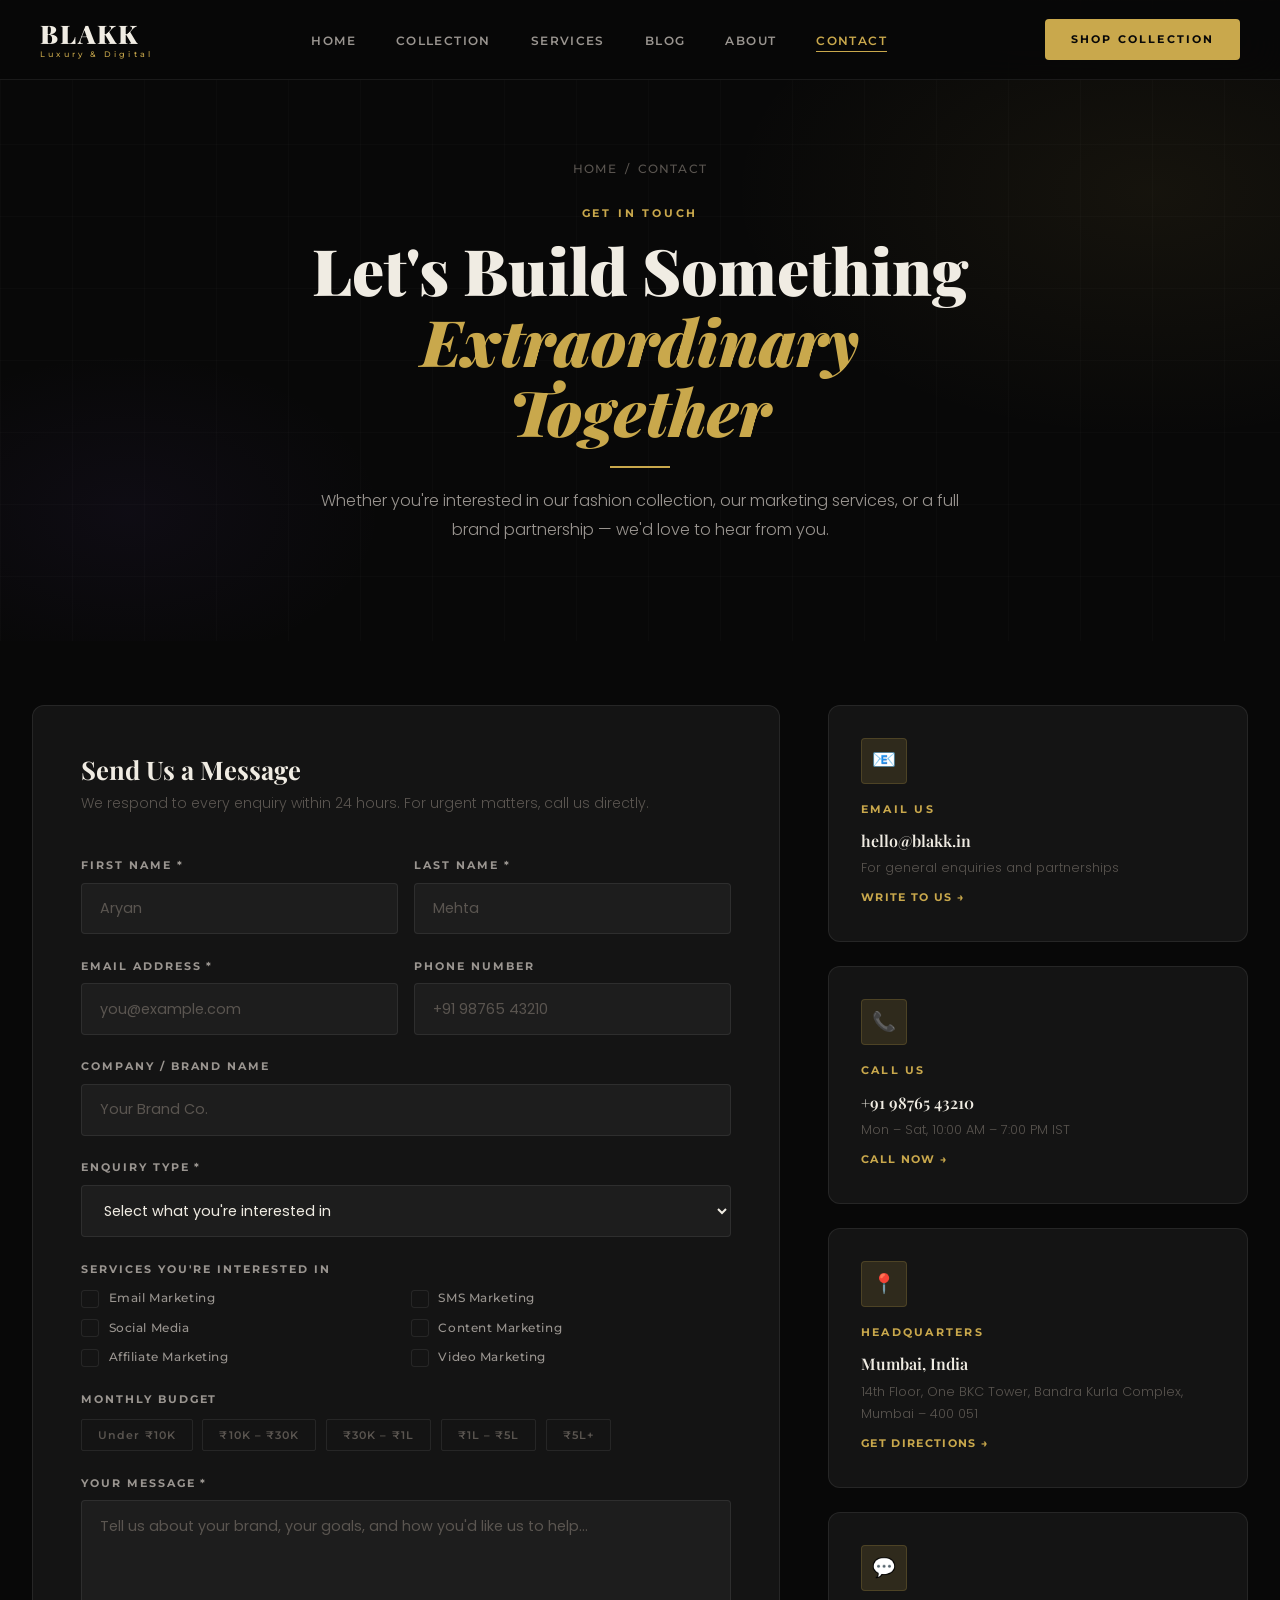
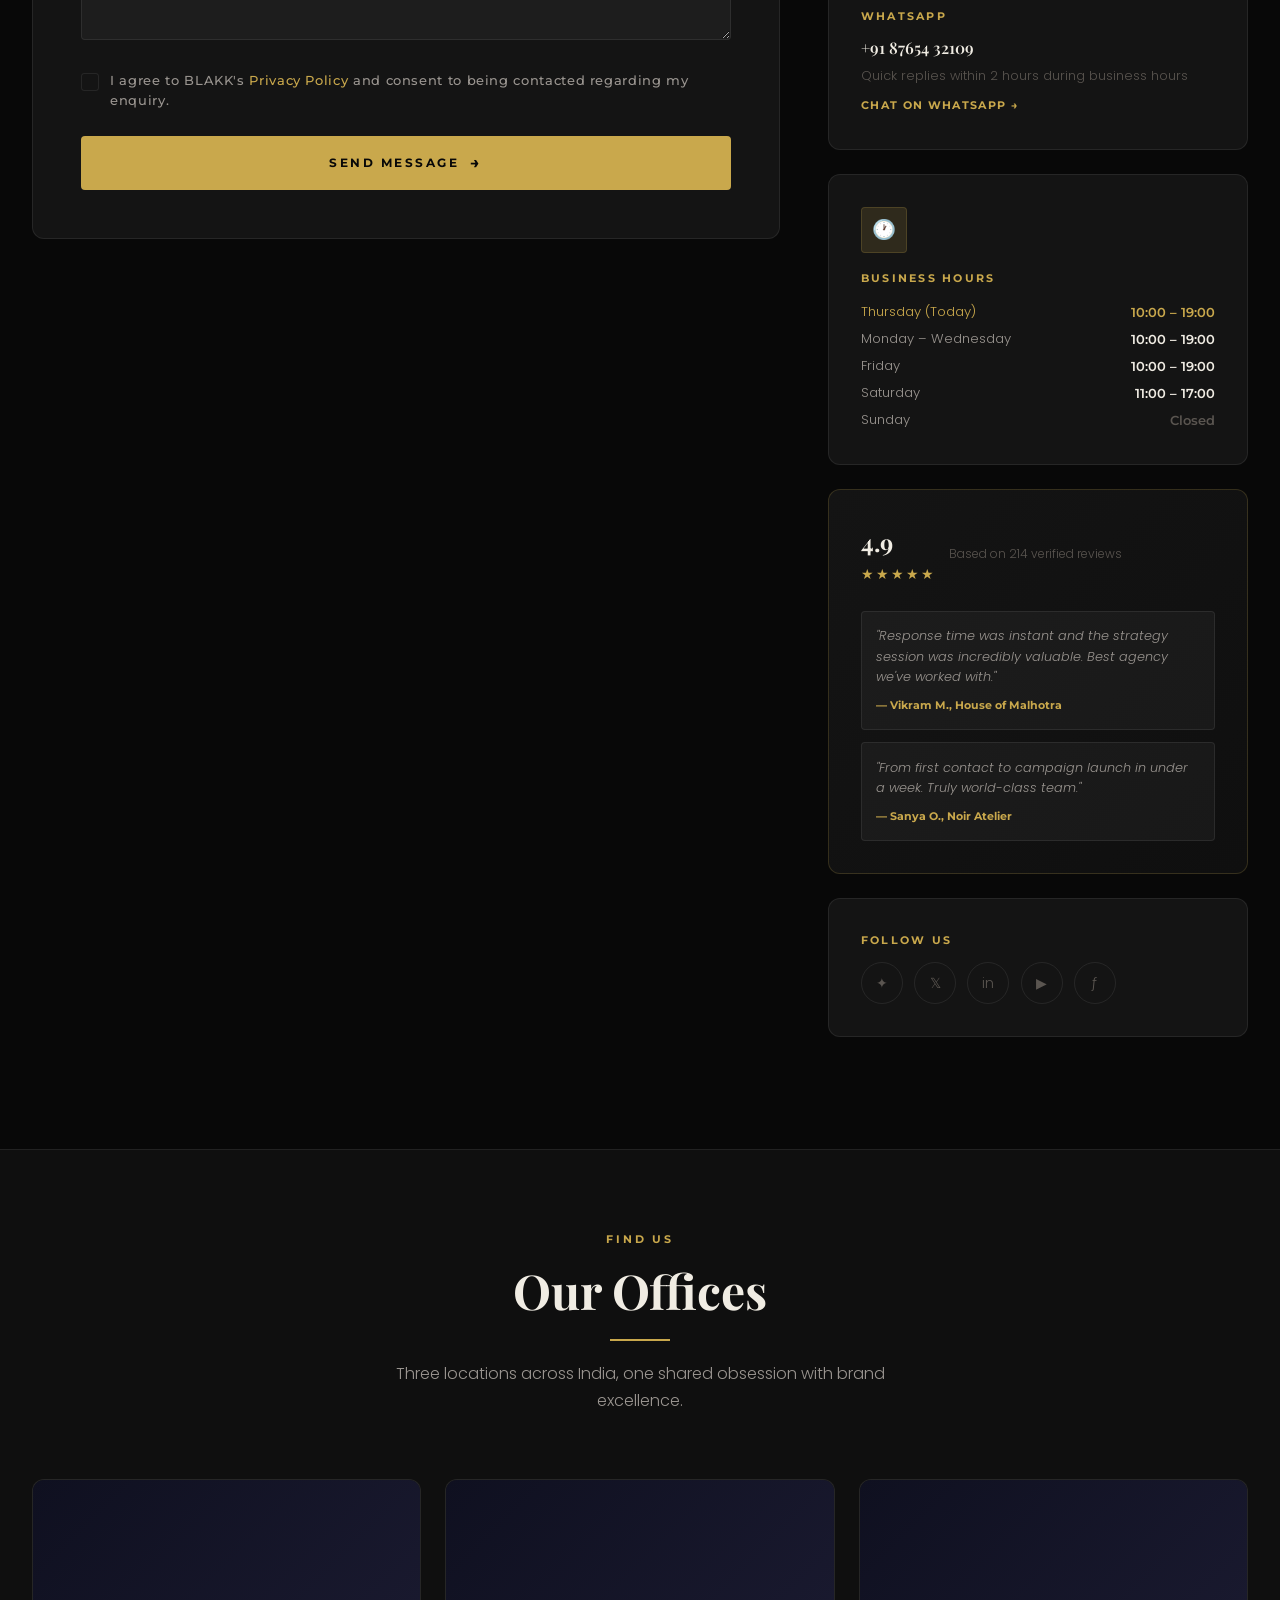
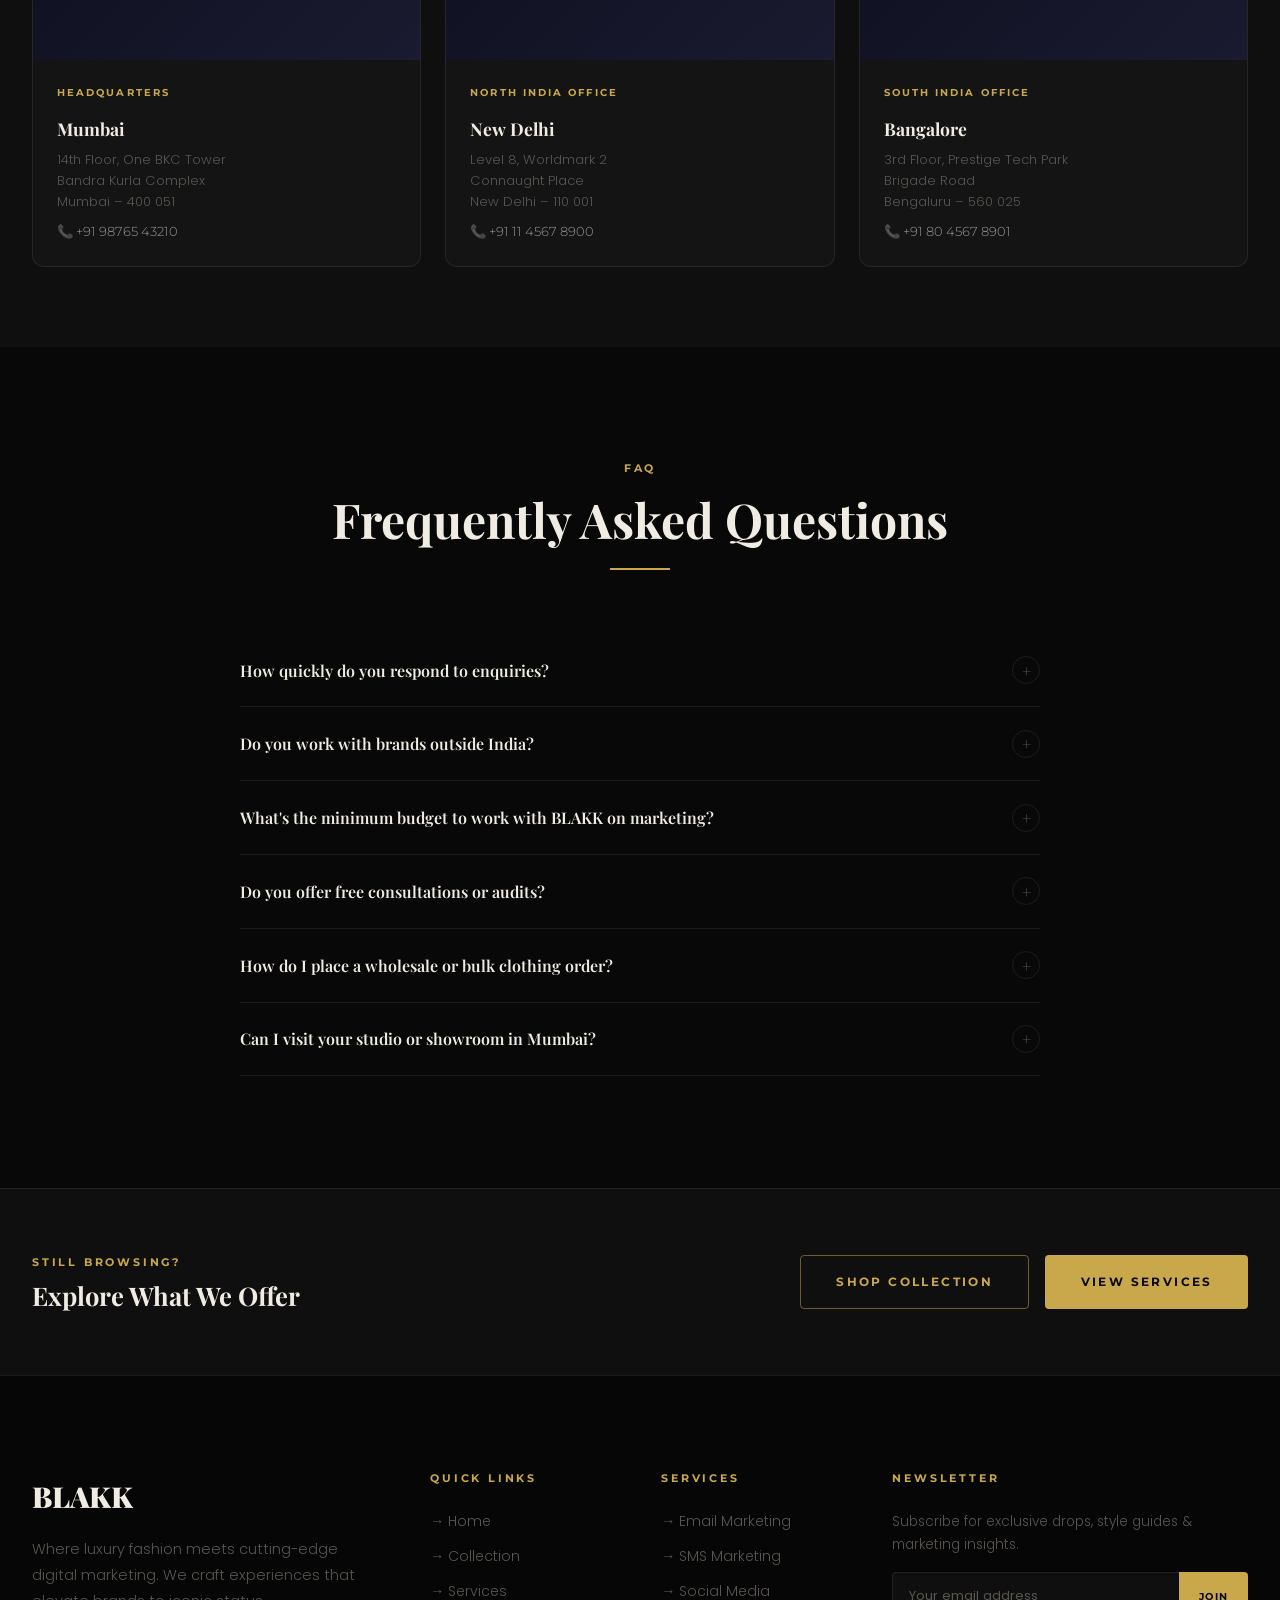
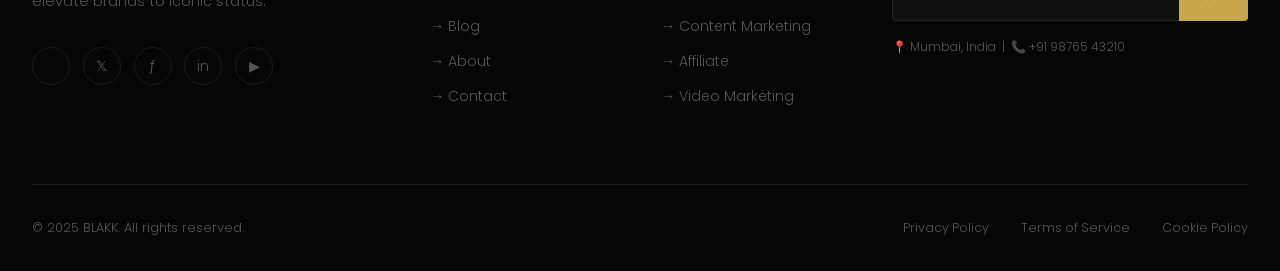
<file: contact.html>
<!DOCTYPE html>
<html lang="en">
<head>
  <meta charset="UTF-8">
  <meta name="viewport" content="width=device-width, initial-scale=1.0">
  <title>Contact Us — BLAKK</title>
  <link rel="stylesheet" href="style.css">
  <style>

    /* ---- Contact Hero ---- */
    .contact-hero {
      position: relative;
      padding: calc(var(--navbar-h) + 5rem) 0 6rem;
      overflow: hidden;
    }
    .contact-hero::before {
      content: '';
      position: absolute;
      inset: 0;
      background:
        radial-gradient(ellipse 60% 70% at 90% 30%, rgba(201,168,76,0.07) 0%, transparent 55%),
        radial-gradient(ellipse 40% 50% at 10% 80%, rgba(123,79,207,0.06) 0%, transparent 50%);
    }
    .contact-hero::after {
      content: '';
      position: absolute;
      inset: 0;
      background-image:
        linear-gradient(rgba(255,255,255,0.016) 1px, transparent 1px),
        linear-gradient(90deg, rgba(255,255,255,0.016) 1px, transparent 1px);
      background-size: 72px 72px;
    }
    .contact-hero__inner {
      position: relative;
      z-index: 2;
      text-align: center;
      max-width: 680px;
      margin: 0 auto;
    }
    .contact-hero__title {
      font-size: clamp(2.5rem, 5vw, 4rem);
      font-weight: 900;
      line-height: 1.1;
      margin-bottom: 1.2rem;
    }
    .contact-hero__title em { font-style: italic; color: var(--gold); }
    .contact-hero__sub {
      font-size: 1rem;
      color: var(--text-secondary);
      line-height: 1.8;
      font-weight: 300;
    }

    /* ---- Main Layout ---- */
    .contact-main {
      display: grid;
      grid-template-columns: 1fr 420px;
      gap: 3rem;
      align-items: start;
    }

    /* ---- Form Card ---- */
    .form-card {
      background: var(--bg-card);
      border: 1px solid var(--border-glass);
      border-radius: var(--radius-lg);
      padding: 3rem;
    }
    .form-card__header { margin-bottom: 2.5rem; }
    .form-card__title {
      font-family: var(--font-display);
      font-size: 1.6rem;
      font-weight: 700;
      margin-bottom: 0.5rem;
    }
    .form-card__sub { font-size: 0.88rem; color: var(--text-muted); }
    .form-row { display: grid; grid-template-columns: 1fr 1fr; gap: 1rem; }

    /* Radio / Checkbox group */
    .service-checkboxes {
      display: grid;
      grid-template-columns: 1fr 1fr;
      gap: 0.6rem;
    }
    .service-checkbox {
      display: flex;
      align-items: center;
      gap: 0.6rem;
      cursor: pointer;
    }
    .service-checkbox input { display: none; }
    .service-checkbox__box {
      width: 18px; height: 18px;
      border: 1px solid var(--border-glass);
      border-radius: 3px;
      display: flex; align-items: center; justify-content: center;
      transition: var(--transition);
      flex-shrink: 0;
      font-size: 0.65rem;
      color: transparent;
    }
    .service-checkbox input:checked + .service-checkbox__box {
      background: var(--gold);
      border-color: var(--gold);
      color: #080808;
    }
    .service-checkbox__label {
      font-family: var(--font-heading);
      font-size: 0.72rem;
      font-weight: 500;
      color: var(--text-secondary);
      letter-spacing: 0.05em;
      transition: color 0.3s;
    }
    .service-checkbox:hover .service-checkbox__box { border-color: var(--gold); }
    .service-checkbox:hover .service-checkbox__label { color: var(--text-primary); }

    /* Budget range */
    .budget-options {
      display: flex;
      gap: 0.6rem;
      flex-wrap: wrap;
    }
    .budget-btn {
      font-family: var(--font-heading);
      font-size: 0.68rem;
      font-weight: 600;
      letter-spacing: 0.1em;
      padding: 0.5rem 1rem;
      border: 1px solid var(--border-glass);
      border-radius: 2px;
      color: var(--text-muted);
      cursor: pointer;
      background: none;
      transition: var(--transition);
    }
    .budget-btn.active,
    .budget-btn:hover {
      border-color: var(--gold);
      color: var(--gold);
      background: var(--gold-dim);
    }

    /* Submit Button */
    .submit-btn {
      width: 100%;
      padding: 1.1rem;
      background: var(--gold);
      color: #080808;
      font-family: var(--font-heading);
      font-size: 0.78rem;
      font-weight: 700;
      letter-spacing: 0.2em;
      text-transform: uppercase;
      border: none;
      border-radius: var(--radius);
      cursor: pointer;
      transition: var(--transition);
      display: flex;
      align-items: center;
      justify-content: center;
      gap: 0.7rem;
      margin-top: 0.5rem;
    }
    .submit-btn:hover {
      background: var(--gold-light);
      transform: translateY(-2px);
      box-shadow: 0 12px 30px rgba(201,168,76,0.3);
    }
    .submit-btn:active { transform: translateY(0); }

    /* ---- Sidebar / Info ---- */
    .contact-info { display: flex; flex-direction: column; gap: 1.5rem; }

    .info-card {
      background: var(--bg-card);
      border: 1px solid var(--border-glass);
      border-radius: var(--radius-lg);
      padding: 2rem;
      transition: var(--transition);
    }
    .info-card:hover { border-color: rgba(201,168,76,0.2); transform: translateY(-3px); }
    .info-card__icon {
      width: 46px; height: 46px;
      background: var(--gold-dim);
      border: 1px solid rgba(201,168,76,0.2);
      border-radius: var(--radius);
      display: flex; align-items: center; justify-content: center;
      font-size: 1.2rem;
      margin-bottom: 1rem;
      transition: var(--transition);
    }
    .info-card:hover .info-card__icon { background: var(--gold); }
    .info-card__title {
      font-family: var(--font-heading);
      font-size: 0.7rem;
      font-weight: 700;
      letter-spacing: 0.2em;
      text-transform: uppercase;
      color: var(--gold);
      margin-bottom: 0.5rem;
    }
    .info-card__value {
      font-family: var(--font-display);
      font-size: 1rem;
      font-weight: 600;
      margin-bottom: 0.2rem;
    }
    .info-card__sub { font-size: 0.8rem; color: var(--text-muted); }
    .info-card__link {
      display: inline-flex;
      align-items: center;
      gap: 0.4rem;
      font-family: var(--font-heading);
      font-size: 0.7rem;
      font-weight: 700;
      letter-spacing: 0.12em;
      text-transform: uppercase;
      color: var(--gold);
      margin-top: 0.6rem;
      transition: gap 0.3s;
    }
    .info-card__link:hover { gap: 0.7rem; }

    /* Social Proof Card */
    .social-proof-card {
      background: linear-gradient(135deg, #141414, #0f0f0f);
      border: 1px solid rgba(201,168,76,0.2);
      border-radius: var(--radius-lg);
      padding: 2rem;
    }
    .sp-header {
      display: flex;
      align-items: center;
      gap: 0.8rem;
      margin-bottom: 1.5rem;
    }
    .sp-rating { font-size: 1.5rem; font-family: var(--font-display); font-weight: 700; }
    .sp-stars { color: var(--gold); font-size: 0.9rem; letter-spacing: 2px; }
    .sp-count { font-size: 0.75rem; color: var(--text-muted); }
    .sp-reviews { display: flex; flex-direction: column; gap: 0.8rem; }
    .sp-review {
      background: var(--bg-glass);
      border: 1px solid var(--border-glass);
      border-radius: var(--radius);
      padding: 0.9rem;
    }
    .sp-review-text { font-size: 0.8rem; color: var(--text-secondary); line-height: 1.6; margin-bottom: 0.5rem; font-style: italic; }
    .sp-review-author { font-family: var(--font-heading); font-size: 0.68rem; font-weight: 700; color: var(--gold); }

    /* Hours Card */
    .hours-grid {
      display: grid;
      grid-template-columns: 1fr auto;
      gap: 0.3rem 1rem;
    }
    .hours-day { font-size: 0.82rem; color: var(--text-secondary); }
    .hours-time { font-size: 0.82rem; color: var(--text-primary); font-family: var(--font-heading); font-weight: 600; text-align: right; }
    .hours-day.today { color: var(--gold); }
    .hours-time.today { color: var(--gold); }

    /* ---- Map Section ---- */
    .map-section {
      background: var(--bg-secondary);
      border-top: 1px solid var(--border-glass);
      padding: 5rem 0;
    }
    .map-grid {
      display: grid;
      grid-template-columns: 1fr 1fr 1fr;
      gap: 1.5rem;
      margin-top: 3rem;
    }
    .office-card {
      background: var(--bg-card);
      border: 1px solid var(--border-glass);
      border-radius: var(--radius-lg);
      overflow: hidden;
      transition: var(--transition);
    }
    .office-card:hover { border-color: rgba(201,168,76,0.25); transform: translateY(-5px); box-shadow: var(--shadow-card); }
    .office-map {
      height: 180px;
      background: linear-gradient(135deg, #0f1020, #1a1a30);
      display: flex;
      align-items: center;
      justify-content: center;
      overflow: hidden;
      position: relative;
    }
    .office-map iframe { width: 100%; height: 100%; border: none; opacity: 0.7; filter: grayscale(60%) invert(90%) hue-rotate(180deg); }
    .office-map-placeholder {
      display: flex;
      flex-direction: column;
      align-items: center;
      justify-content: center;
      gap: 0.5rem;
      color: var(--text-muted);
      font-family: var(--font-heading);
      font-size: 0.7rem;
      letter-spacing: 0.15em;
      text-transform: uppercase;
    }
    .office-map-placeholder .map-pin { font-size: 2rem; color: var(--gold); }
    .office-card__body { padding: 1.5rem; }
    .office-city {
      font-family: var(--font-display);
      font-size: 1.1rem;
      font-weight: 700;
      margin-bottom: 0.3rem;
    }
    .office-type {
      font-family: var(--font-heading);
      font-size: 0.65rem;
      font-weight: 700;
      letter-spacing: 0.2em;
      text-transform: uppercase;
      color: var(--gold);
      margin-bottom: 0.8rem;
    }
    .office-address { font-size: 0.82rem; color: var(--text-muted); line-height: 1.6; }
    .office-phone { font-size: 0.82rem; color: var(--text-secondary); margin-top: 0.5rem; font-family: var(--font-heading); }

    /* ---- FAQ ---- */
    .faq-list { max-width: 800px; margin: 0 auto; }
    .faq-item {
      border-bottom: 1px solid var(--border-glass);
      overflow: hidden;
    }
    .faq-question {
      width: 100%;
      display: flex;
      align-items: center;
      justify-content: space-between;
      padding: 1.4rem 0;
      text-align: left;
      background: none;
      border: none;
      color: var(--text-primary);
      font-family: var(--font-display);
      font-size: 1rem;
      font-weight: 600;
      cursor: pointer;
      transition: color 0.3s;
      gap: 1rem;
    }
    .faq-question:hover { color: var(--gold); }
    .faq-question.open { color: var(--gold); }
    .faq-icon {
      width: 28px; height: 28px;
      border: 1px solid var(--border-glass);
      border-radius: 50%;
      display: flex; align-items: center; justify-content: center;
      font-size: 1rem;
      flex-shrink: 0;
      transition: var(--transition);
      color: var(--text-muted);
    }
    .faq-question.open .faq-icon { background: var(--gold-dim); border-color: var(--gold); color: var(--gold); transform: rotate(45deg); }
    .faq-answer {
      max-height: 0;
      overflow: hidden;
      transition: max-height 0.4s ease, padding 0.3s ease;
      font-size: 0.9rem;
      color: var(--text-secondary);
      line-height: 1.8;
    }
    .faq-answer.open { max-height: 300px; padding-bottom: 1.4rem; }

    /* ---- Success Toast ---- */
    .toast {
      position: fixed;
      bottom: 2rem;
      right: 2rem;
      background: var(--bg-card);
      border: 1px solid rgba(201,168,76,0.4);
      border-radius: var(--radius-lg);
      padding: 1.2rem 1.8rem;
      display: flex;
      align-items: center;
      gap: 0.8rem;
      font-family: var(--font-heading);
      font-size: 0.82rem;
      font-weight: 600;
      color: var(--text-primary);
      z-index: 9999;
      transform: translateY(100px);
      opacity: 0;
      transition: all 0.4s cubic-bezier(0.4,0,0.2,1);
      box-shadow: 0 20px 60px rgba(0,0,0,0.6);
    }
    .toast.show { transform: translateY(0); opacity: 1; }
    .toast-icon { color: var(--gold); font-size: 1.2rem; }

    /* Responsive */
    @media (max-width: 1100px) {
      .contact-main { grid-template-columns: 1fr; }
      .contact-info { display: grid; grid-template-columns: repeat(2, 1fr); gap: 1rem; }
    }
    @media (max-width: 768px) {
      .form-row { grid-template-columns: 1fr; }
      .service-checkboxes { grid-template-columns: 1fr; }
      .map-grid { grid-template-columns: 1fr; }
      .contact-info { grid-template-columns: 1fr; }
    }
    @media (max-width: 600px) {
      .form-card { padding: 2rem 1.5rem; }
    }
  </style>
</head>
<body>

<div id="navbar-container"></div>

<!-- ======== HERO ======== -->
<section class="contact-hero">
  <div class="container">
    <div class="contact-hero__inner">
      <div class="breadcrumb" style="justify-content:center; margin-bottom:1.5rem;">
        <a href="index.html">Home</a><span>/</span><span>Contact</span>
      </div>
      <div class="label" style="margin-bottom:0.8rem;">Get In Touch</div>
      <h1 class="contact-hero__title">
        Let's Build Something<br><em>Extraordinary Together</em>
      </h1>
      <div class="divider divider--center"></div>
      <p class="contact-hero__sub">Whether you're interested in our fashion collection, our marketing services, or a full brand partnership — we'd love to hear from you.</p>
    </div>
  </div>
</section>

<!-- ======== MAIN CONTACT ======== -->
<section class="section" style="padding-top:4rem;">
  <div class="container">
    <div class="contact-main">

      <!-- ---- FORM ---- -->
      <div class="form-card">
        <div class="form-card__header">
          <h2 class="form-card__title">Send Us a Message</h2>
          <p class="form-card__sub">We respond to every enquiry within 24 hours. For urgent matters, call us directly.</p>
        </div>

        <form id="contactForm" novalidate>

          <div class="form-row">
            <div class="form-group">
              <label class="form-label" for="firstName">First Name *</label>
              <input class="form-input" type="text" id="firstName" name="firstName" placeholder="Aryan" required>
            </div>
            <div class="form-group">
              <label class="form-label" for="lastName">Last Name *</label>
              <input class="form-input" type="text" id="lastName" name="lastName" placeholder="Mehta" required>
            </div>
          </div>

          <div class="form-row">
            <div class="form-group">
              <label class="form-label" for="email">Email Address *</label>
              <input class="form-input" type="email" id="email" name="email" placeholder="you@example.com" required>
            </div>
            <div class="form-group">
              <label class="form-label" for="phone">Phone Number</label>
              <input class="form-input" type="tel" id="phone" name="phone" placeholder="+91 98765 43210">
            </div>
          </div>

          <div class="form-group">
            <label class="form-label" for="company">Company / Brand Name</label>
            <input class="form-input" type="text" id="company" name="company" placeholder="Your Brand Co.">
          </div>

          <div class="form-group">
            <label class="form-label" for="enquiry">Enquiry Type *</label>
            <select class="form-input form-select" id="enquiry" name="enquiry" required>
              <option value="" disabled selected>Select what you're interested in</option>
              <optgroup label="Fashion">
                <option>Shop the Collection</option>
                <option>Wholesale / B2B Order</option>
                <option>Custom / Bespoke Piece</option>
              </optgroup>
              <optgroup label="Marketing Services">
                <option>Email Marketing</option>
                <option>SMS Marketing</option>
                <option>Social Media Marketing</option>
                <option>Content Marketing</option>
                <option>Affiliate Marketing</option>
                <option>Video Marketing</option>
                <option>Full Brand Partnership</option>
              </optgroup>
              <optgroup label="Other">
                <option>Press & Media</option>
                <option>Careers</option>
                <option>General Enquiry</option>
              </optgroup>
            </select>
          </div>

          <div class="form-group">
            <label class="form-label" style="display:block; margin-bottom:0.7rem;">Services You're Interested In</label>
            <div class="service-checkboxes">
              <label class="service-checkbox">
                <input type="checkbox" name="services" value="email">
                <div class="service-checkbox__box">✓</div>
                <span class="service-checkbox__label">Email Marketing</span>
              </label>
              <label class="service-checkbox">
                <input type="checkbox" name="services" value="sms">
                <div class="service-checkbox__box">✓</div>
                <span class="service-checkbox__label">SMS Marketing</span>
              </label>
              <label class="service-checkbox">
                <input type="checkbox" name="services" value="social">
                <div class="service-checkbox__box">✓</div>
                <span class="service-checkbox__label">Social Media</span>
              </label>
              <label class="service-checkbox">
                <input type="checkbox" name="services" value="content">
                <div class="service-checkbox__box">✓</div>
                <span class="service-checkbox__label">Content Marketing</span>
              </label>
              <label class="service-checkbox">
                <input type="checkbox" name="services" value="affiliate">
                <div class="service-checkbox__box">✓</div>
                <span class="service-checkbox__label">Affiliate Marketing</span>
              </label>
              <label class="service-checkbox">
                <input type="checkbox" name="services" value="video">
                <div class="service-checkbox__box">✓</div>
                <span class="service-checkbox__label">Video Marketing</span>
              </label>
            </div>
          </div>

          <div class="form-group">
            <label class="form-label" style="display:block; margin-bottom:0.7rem;">Monthly Budget</label>
            <div class="budget-options" id="budgetOptions">
              <button type="button" class="budget-btn" onclick="selectBudget(this)">Under ₹10K</button>
              <button type="button" class="budget-btn" onclick="selectBudget(this)">₹10K – ₹30K</button>
              <button type="button" class="budget-btn" onclick="selectBudget(this)">₹30K – ₹1L</button>
              <button type="button" class="budget-btn" onclick="selectBudget(this)">₹1L – ₹5L</button>
              <button type="button" class="budget-btn" onclick="selectBudget(this)">₹5L+</button>
            </div>
          </div>

          <div class="form-group">
            <label class="form-label" for="message">Your Message *</label>
            <textarea class="form-textarea" id="message" name="message" rows="5" placeholder="Tell us about your brand, your goals, and how you'd like us to help..." required></textarea>
          </div>

          <div class="form-group" style="display:flex; align-items:flex-start; gap:0.7rem; margin-bottom:1.5rem;">
            <label class="service-checkbox" style="align-items:flex-start; gap:0.7rem;">
              <input type="checkbox" id="consent" required>
              <div class="service-checkbox__box" style="margin-top:2px;">✓</div>
              <span class="service-checkbox__label" style="font-size:0.8rem; line-height:1.6;">I agree to BLAKK's <a href="#" style="color:var(--gold);">Privacy Policy</a> and consent to being contacted regarding my enquiry.</span>
            </label>
          </div>

          <button type="submit" class="submit-btn" id="submitBtn">
            <span id="btnText">Send Message</span>
            <span id="btnIcon" style="font-size:1rem;">→</span>
          </button>

        </form>
      </div>

      <!-- ---- SIDEBAR INFO ---- -->
      <div class="contact-info">

        <div class="info-card">
          <div class="info-card__icon">📧</div>
          <div class="info-card__title">Email Us</div>
          <div class="info-card__value">hello@blakk.in</div>
          <div class="info-card__sub">For general enquiries and partnerships</div>
          <a href="mailto:hello@blakk.in" class="info-card__link">Write to Us →</a>
        </div>

        <div class="info-card">
          <div class="info-card__icon">📞</div>
          <div class="info-card__title">Call Us</div>
          <div class="info-card__value">+91 98765 43210</div>
          <div class="info-card__sub">Mon – Sat, 10:00 AM – 7:00 PM IST</div>
          <a href="tel:+919876543210" class="info-card__link">Call Now →</a>
        </div>

        <div class="info-card">
          <div class="info-card__icon">📍</div>
          <div class="info-card__title">Headquarters</div>
          <div class="info-card__value">Mumbai, India</div>
          <div class="info-card__sub">14th Floor, One BKC Tower, Bandra Kurla Complex, Mumbai – 400 051</div>
          <a href="https://maps.google.com" target="_blank" class="info-card__link">Get Directions →</a>
        </div>

        <div class="info-card">
          <div class="info-card__icon">💬</div>
          <div class="info-card__title">WhatsApp</div>
          <div class="info-card__value">+91 87654 32109</div>
          <div class="info-card__sub">Quick replies within 2 hours during business hours</div>
          <a href="https://wa.me/918765432109" target="_blank" class="info-card__link">Chat on WhatsApp →</a>
        </div>

        <!-- Hours -->
        <div class="info-card">
          <div class="info-card__icon">🕐</div>
          <div class="info-card__title">Business Hours</div>
          <div style="margin-top:0.8rem;">
            <div class="hours-grid">
              <div class="hours-day today">Thursday (Today)</div>
              <div class="hours-time today">10:00 – 19:00</div>
              <div class="hours-day">Monday – Wednesday</div>
              <div class="hours-time">10:00 – 19:00</div>
              <div class="hours-day">Friday</div>
              <div class="hours-time">10:00 – 19:00</div>
              <div class="hours-day">Saturday</div>
              <div class="hours-time">11:00 – 17:00</div>
              <div class="hours-day">Sunday</div>
              <div class="hours-time" style="color:var(--text-muted);">Closed</div>
            </div>
          </div>
        </div>

        <!-- Social Proof -->
        <div class="social-proof-card">
          <div class="sp-header">
            <div>
              <div class="sp-rating">4.9</div>
              <div class="sp-stars">★★★★★</div>
            </div>
            <div class="sp-count">Based on 214 verified reviews</div>
          </div>
          <div class="sp-reviews">
            <div class="sp-review">
              <div class="sp-review-text">"Response time was instant and the strategy session was incredibly valuable. Best agency we've worked with."</div>
              <div class="sp-review-author">— Vikram M., House of Malhotra</div>
            </div>
            <div class="sp-review">
              <div class="sp-review-text">"From first contact to campaign launch in under a week. Truly world-class team."</div>
              <div class="sp-review-author">— Sanya O., Noir Atelier</div>
            </div>
          </div>
        </div>

        <!-- Social Links -->
        <div class="info-card">
          <div class="info-card__title">Follow Us</div>
          <div style="display:flex; gap:0.7rem; margin-top:0.8rem; flex-wrap:wrap;">
            <a href="#" class="social-link" style="width:42px;height:42px;" aria-label="Instagram">✦</a>
            <a href="#" class="social-link" style="width:42px;height:42px;" aria-label="Twitter">𝕏</a>
            <a href="#" class="social-link" style="width:42px;height:42px;" aria-label="LinkedIn">in</a>
            <a href="#" class="social-link" style="width:42px;height:42px;" aria-label="YouTube">▶</a>
            <a href="#" class="social-link" style="width:42px;height:42px;" aria-label="Facebook">ƒ</a>
          </div>
        </div>

      </div><!-- end contact-info -->

    </div><!-- end contact-main -->
  </div>
</section>

<!-- ======== OUR OFFICES ======== -->
<div class="map-section">
  <div class="container">
    <div class="section-header section-header--center">
      <div class="label" style="margin-bottom:0.8rem;">Find Us</div>
      <h2 class="section-title">Our Offices</h2>
      <div class="divider divider--center"></div>
      <p class="section-subtitle">Three locations across India, one shared obsession with brand excellence.</p>
    </div>

    <div class="map-grid">

      <div class="office-card">
        <div class="office-map">
          <!-- Real Google Maps embed for Mumbai BKC -->
          <iframe
            src="https://www.google.com/maps/embed?pb=!1m18!1m12!1m3!1d3771.027!2d72.8652!3d19.0596!2m3!1f0!2f0!3f0!3m2!1i1024!2i768!4f13.1!3m3!1m2!1s0x3be7c8e7e0a4f45f%3A0xef96fb97a5b6c58b!2sBandra+Kurla+Complex%2C+Mumbai!5e0!3m2!1sen!2sin!4v1"
            allowfullscreen=""
            loading="lazy"
            referrerpolicy="no-referrer-when-downgrade">
          </iframe>
        </div>
        <div class="office-card__body">
          <div class="office-type">Headquarters</div>
          <div class="office-city">Mumbai</div>
          <div class="office-address">14th Floor, One BKC Tower<br>Bandra Kurla Complex<br>Mumbai – 400 051</div>
          <div class="office-phone">📞 +91 98765 43210</div>
        </div>
      </div>

      <div class="office-card">
        <div class="office-map">
          <iframe
            src="https://www.google.com/maps/embed?pb=!1m18!1m12!1m3!1d3502.0!2d77.2219!3d28.6139!2m3!1f0!2f0!3f0!3m2!1i1024!2i768!4f13.1!3m3!1m2!1s0x390cfd5b347eb62d%3A0x52c2b7494e204dce!2sConnaught+Place%2C+New+Delhi!5e0!3m2!1sen!2sin!4v1"
            allowfullscreen=""
            loading="lazy"
            referrerpolicy="no-referrer-when-downgrade">
          </iframe>
        </div>
        <div class="office-card__body">
          <div class="office-type">North India Office</div>
          <div class="office-city">New Delhi</div>
          <div class="office-address">Level 8, Worldmark 2<br>Connaught Place<br>New Delhi – 110 001</div>
          <div class="office-phone">📞 +91 11 4567 8900</div>
        </div>
      </div>

      <div class="office-card">
        <div class="office-map">
          <iframe
            src="https://www.google.com/maps/embed?pb=!1m18!1m12!1m3!1d3887.8!2d77.5946!3d12.9716!2m3!1f0!2f0!3f0!3m2!1i1024!2i768!4f13.1!3m3!1m2!1s0x3bae1670c9b44e6d%3A0xf8dfc3e8517e4fe0!2sBrigade+Road%2C+Bengaluru!5e0!3m2!1sen!2sin!4v1"
            allowfullscreen=""
            loading="lazy"
            referrerpolicy="no-referrer-when-downgrade">
          </iframe>
        </div>
        <div class="office-card__body">
          <div class="office-type">South India Office</div>
          <div class="office-city">Bangalore</div>
          <div class="office-address">3rd Floor, Prestige Tech Park<br>Brigade Road<br>Bengaluru – 560 025</div>
          <div class="office-phone">📞 +91 80 4567 8901</div>
        </div>
      </div>

    </div>
  </div>
</div>

<!-- ======== FAQ ======== -->
<section class="section">
  <div class="container">
    <div class="section-header section-header--center">
      <div class="label" style="margin-bottom:0.8rem;">FAQ</div>
      <h2 class="section-title">Frequently Asked Questions</h2>
      <div class="divider divider--center"></div>
    </div>

    <div class="faq-list">

      <div class="faq-item">
        <button class="faq-question" onclick="toggleFaq(this)">
          How quickly do you respond to enquiries?
          <div class="faq-icon">+</div>
        </button>
        <div class="faq-answer">
          We respond to all email and form enquiries within 24 hours on business days. For urgent matters, our WhatsApp line is monitored during business hours and typically responds within 2 hours. Phone calls are answered directly Monday to Saturday from 10 AM to 7 PM IST.
        </div>
      </div>

      <div class="faq-item">
        <button class="faq-question" onclick="toggleFaq(this)">
          Do you work with brands outside India?
          <div class="faq-icon">+</div>
        </button>
        <div class="faq-answer">
          Yes, absolutely. We currently serve brands in India, Singapore, Dubai, Kuala Lumpur, and London. Our marketing services are fully remote and our fashion collection ships internationally. We're comfortable working across time zones and currencies.
        </div>
      </div>

      <div class="faq-item">
        <button class="faq-question" onclick="toggleFaq(this)">
          What's the minimum budget to work with BLAKK on marketing?
          <div class="faq-icon">+</div>
        </button>
        <div class="faq-answer">
          Our marketing retainers start at ₹9,999/month for focused single-channel campaigns (like email or SMS). For multi-channel brand partnerships, budgets typically start at ₹50,000/month. We're happy to discuss what's achievable within your specific budget during a free consultation call.
        </div>
      </div>

      <div class="faq-item">
        <button class="faq-question" onclick="toggleFaq(this)">
          Do you offer free consultations or audits?
          <div class="faq-icon">+</div>
        </button>
        <div class="faq-answer">
          Yes — we offer a free 45-minute strategy consultation for all new enquiries. For existing brands, we also offer a complimentary marketing audit that assesses your current channels, identifies gaps, and outlines a 90-day growth roadmap. No strings attached.
        </div>
      </div>

      <div class="faq-item">
        <button class="faq-question" onclick="toggleFaq(this)">
          How do I place a wholesale or bulk clothing order?
          <div class="faq-icon">+</div>
        </button>
        <div class="faq-answer">
          For wholesale or B2B orders, please select "Wholesale / B2B Order" in the enquiry type above and include the estimated quantities and styles you're interested in. Our wholesale team will get back to you within 48 hours with pricing tiers, minimum order quantities, and lead times.
        </div>
      </div>

      <div class="faq-item">
        <button class="faq-question" onclick="toggleFaq(this)">
          Can I visit your studio or showroom in Mumbai?
          <div class="faq-icon">+</div>
        </button>
        <div class="faq-answer">
          Yes, our Mumbai headquarters houses both our marketing agency offices and a private showroom featuring the current BLAKK collection. Showroom visits are by appointment only. Please contact us to schedule a time and we'll ensure a curated private experience for you.
        </div>
      </div>

    </div>
  </div>
</section>

<!-- ======== CTA STRIP ======== -->
<section class="section--sm" style="background:var(--bg-secondary); border-top:1px solid var(--border-glass);">
  <div class="container">
    <div style="display:flex; align-items:center; justify-content:space-between; gap:2rem; flex-wrap:wrap;">
      <div>
        <div class="label" style="margin-bottom:0.5rem;">Still Browsing?</div>
        <h3 style="font-family:var(--font-display); font-size:1.6rem; font-weight:700;">Explore What We Offer</h3>
      </div>
      <div style="display:flex; gap:1rem; flex-wrap:wrap;">
        <a href="collection.html" class="btn btn--outline">Shop Collection</a>
        <a href="services.html" class="btn btn--primary">View Services</a>
      </div>
    </div>
  </div>
</section>

<!-- ======== TOAST ======== -->
<div class="toast" id="successToast">
  <span class="toast-icon">✦</span>
  <div>
    <div style="font-weight:700; margin-bottom:2px;">Message Sent!</div>
    <div style="font-weight:400; color:var(--text-muted); font-size:0.75rem;">We'll be in touch within 24 hours.</div>
  </div>
</div>

<div id="footer-container"></div>

<script src="components.js"></script>
<script>

  /* ---- Budget Selection ---- */
  function selectBudget(btn) {
    document.querySelectorAll('.budget-btn').forEach(b => b.classList.remove('active'));
    btn.classList.add('active');
  }

  /* ---- Checkbox visual toggle ---- */
  document.querySelectorAll('.service-checkbox input[type="checkbox"]').forEach(cb => {
    cb.addEventListener('change', function() {
      const box = this.nextElementSibling;
      if (this.checked) {
        box.style.background = 'var(--gold)';
        box.style.borderColor = 'var(--gold)';
        box.style.color = '#080808';
      } else {
        box.style.background = '';
        box.style.borderColor = '';
        box.style.color = 'transparent';
      }
    });
  });

  /* ---- FAQ Toggle ---- */
  function toggleFaq(btn) {
    const answer = btn.nextElementSibling;
    const isOpen = btn.classList.contains('open');

    // Close all
    document.querySelectorAll('.faq-question').forEach(q => q.classList.remove('open'));
    document.querySelectorAll('.faq-answer').forEach(a => a.classList.remove('open'));

    if (!isOpen) {
      btn.classList.add('open');
      answer.classList.add('open');
    }
  }

  /* ---- Form Submission ---- */
  document.getElementById('contactForm').addEventListener('submit', function(e) {
    e.preventDefault();

    const btn = document.getElementById('submitBtn');
    const btnText = document.getElementById('btnText');
    const btnIcon = document.getElementById('btnIcon');

    // Validate required fields
    const required = this.querySelectorAll('[required]');
    let valid = true;
    required.forEach(field => {
      if (!field.value.trim() && field.type !== 'checkbox') {
        field.style.borderColor = '#e74c3c';
        valid = false;
        setTimeout(() => field.style.borderColor = '', 3000);
      }
      if (field.type === 'checkbox' && !field.checked) {
        valid = false;
      }
    });

    if (!valid) return;

    // Loading state
    btn.disabled = true;
    btnText.textContent = 'Sending...';
    btnIcon.textContent = '⏳';

    // Simulate submission
    setTimeout(() => {
      btn.disabled = false;
      btnText.textContent = 'Message Sent ✓';
      btnIcon.textContent = '✦';
      btn.style.background = '#1a4a1a';
      btn.style.color = '#4caf50';

      // Show toast
      const toast = document.getElementById('successToast');
      toast.classList.add('show');
      setTimeout(() => toast.classList.remove('show'), 5000);

      // Reset after delay
      setTimeout(() => {
        document.getElementById('contactForm').reset();
        document.querySelectorAll('.service-checkbox__box').forEach(b => {
          b.style.background = '';
          b.style.borderColor = '';
          b.style.color = 'transparent';
        });
        document.querySelectorAll('.budget-btn').forEach(b => b.classList.remove('active'));
        btnText.textContent = 'Send Message';
        btnIcon.textContent = '→';
        btn.style.background = '';
        btn.style.color = '';
      }, 4000);
    }, 1800);
  });

  /* ---- Input focus effect ---- */
  document.querySelectorAll('.form-input, .form-textarea, .form-select').forEach(input => {
    input.addEventListener('focus', () => input.style.borderColor = 'var(--gold)');
    input.addEventListener('blur', () => input.style.borderColor = '');
  });

</script>
<script src='https://cdn.jotfor.ms/agent/embedjs/019d7c6f91fc73ceb57cc087a468c96c1d91/embed.js'>
</script>
</body>
</html>
</file>
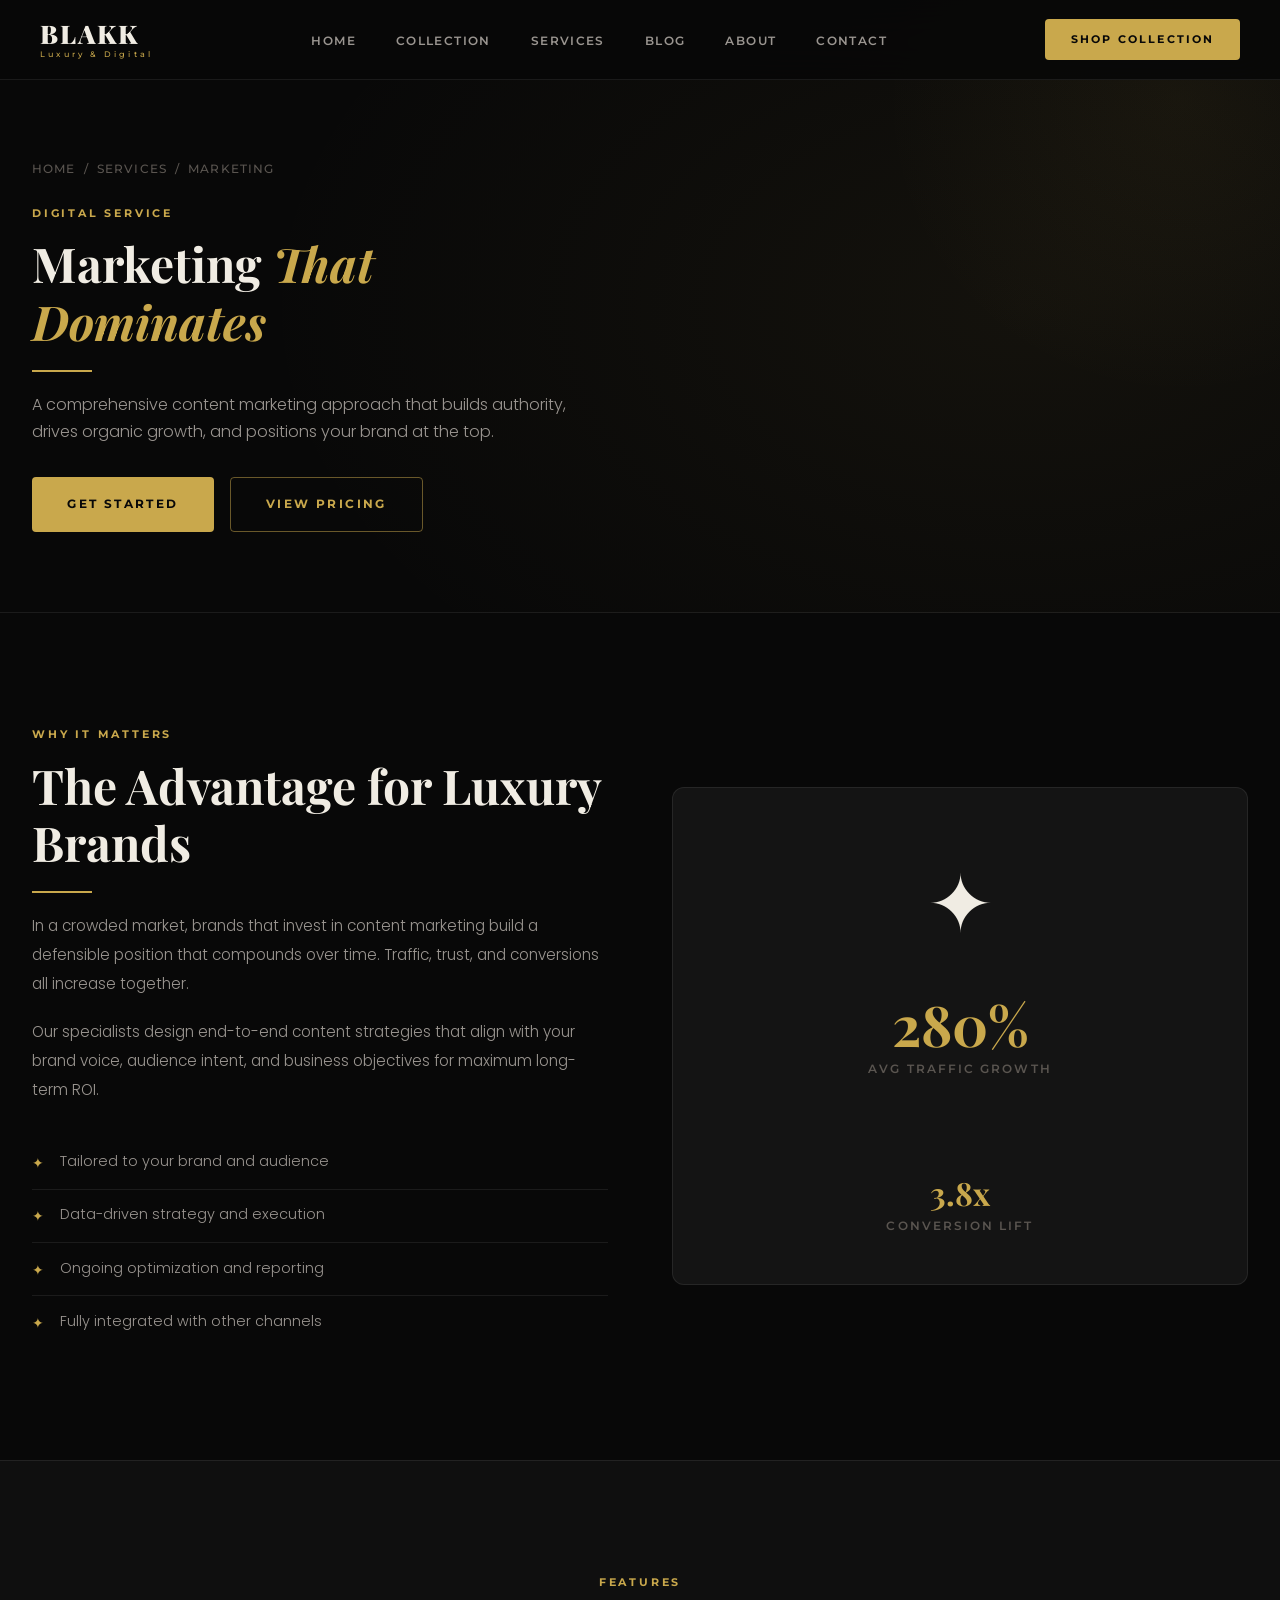
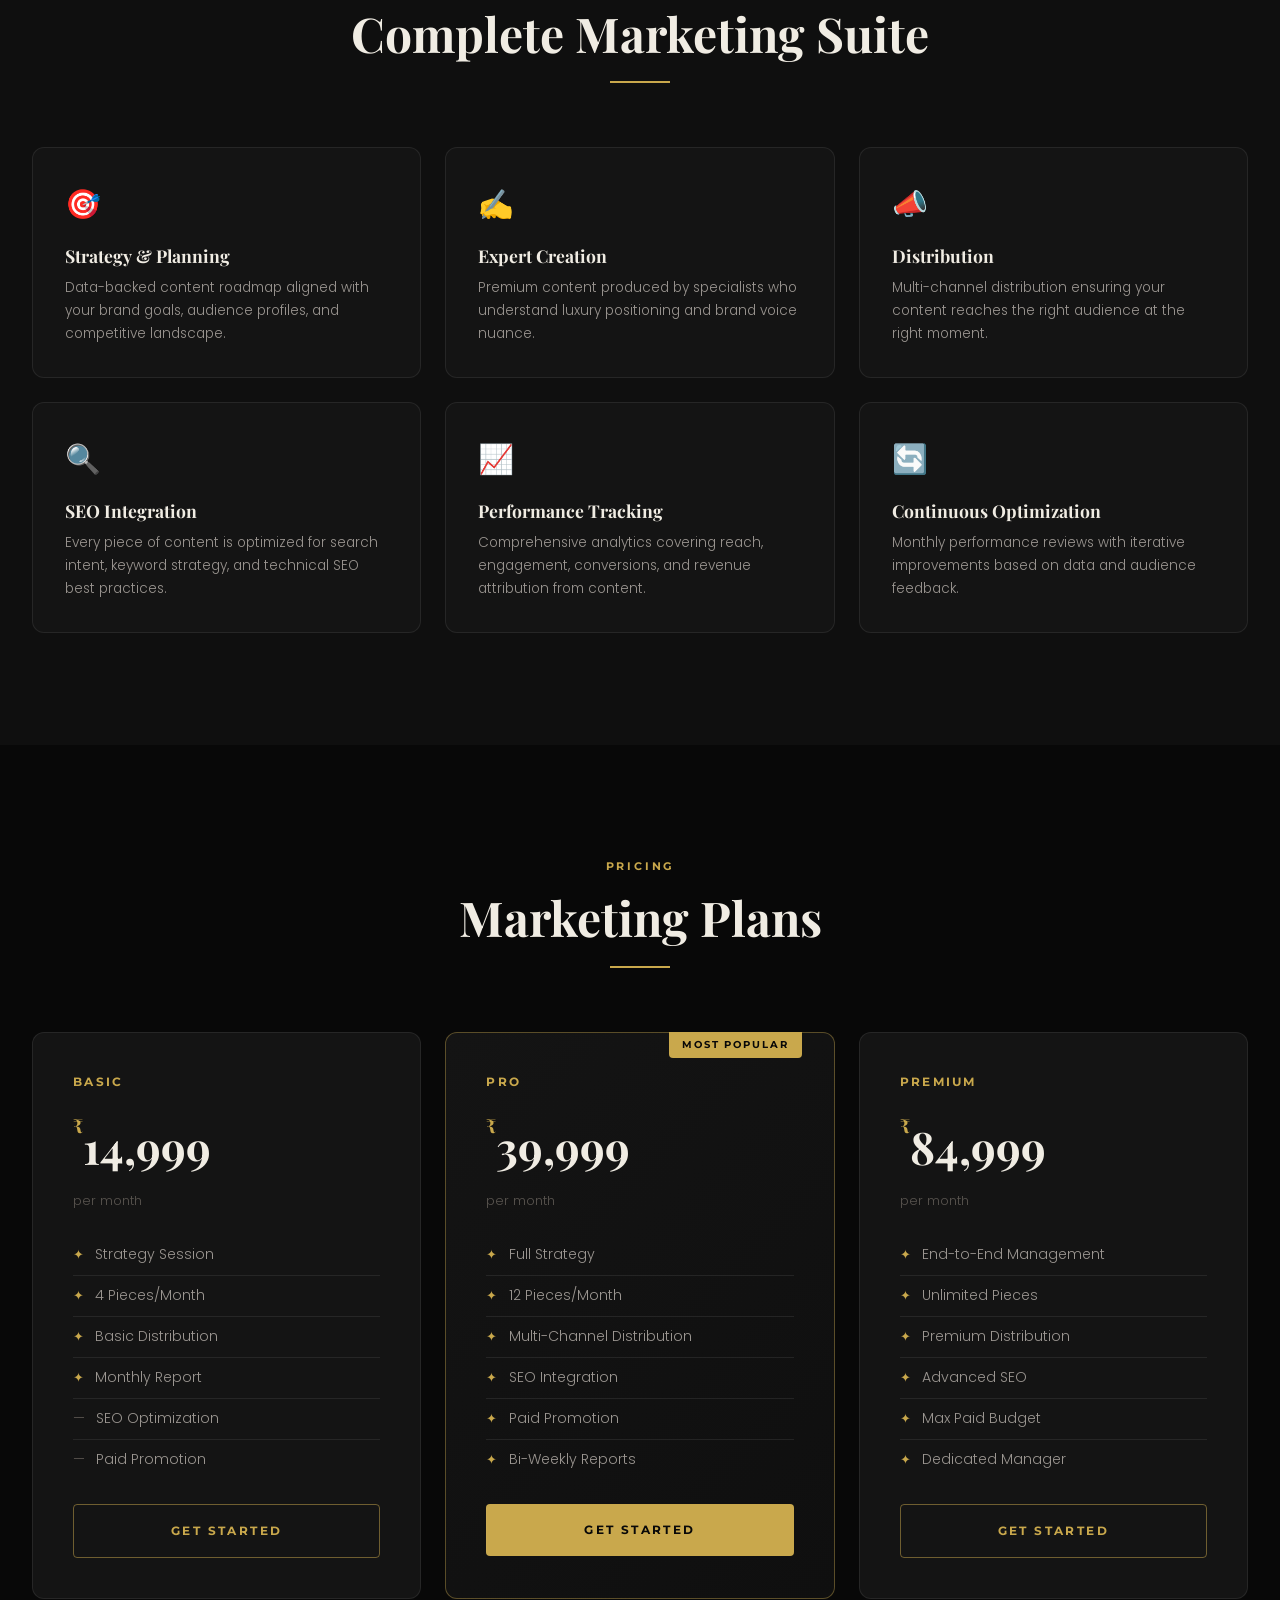
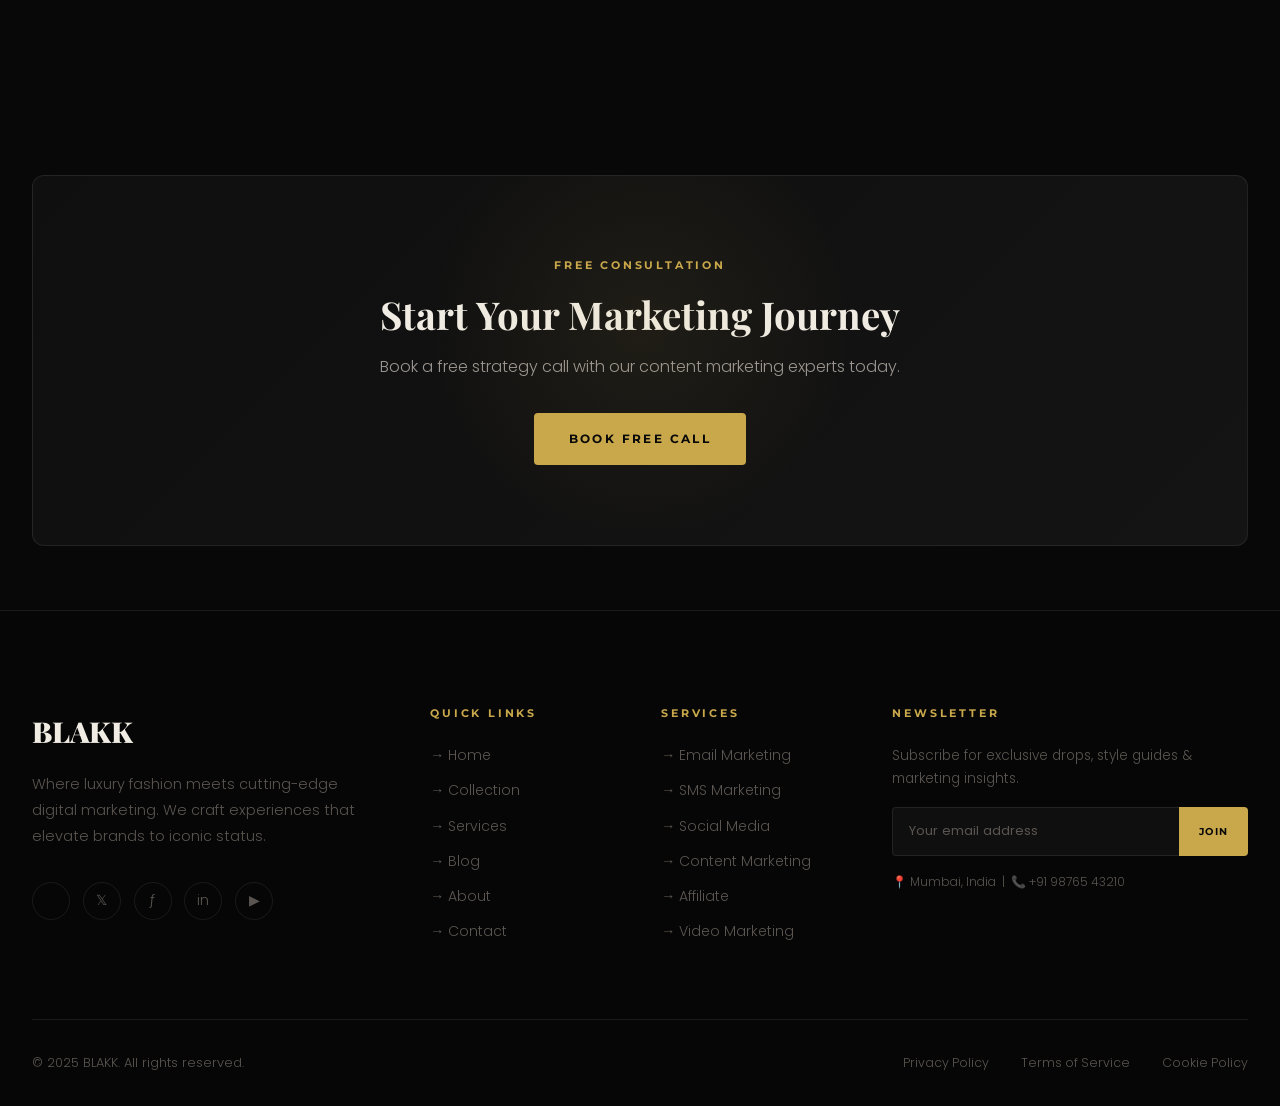
<file: content-marketing.html>
<!DOCTYPE html>
<html lang="en">
<head>
  <meta charset="UTF-8">
  <meta name="viewport" content="width=device-width, initial-scale=1.0">
  <title>Content Marketing — BLAKK</title>
  <link rel="stylesheet" href="style.css">
  <style>
    .features-grid{display:grid;grid-template-columns:repeat(3,1fr);gap:1.5rem;}
    .feature-box{background:var(--bg-card);border:1px solid var(--border-glass);border-radius:var(--radius-lg);padding:2rem;transition:var(--transition);}
    .feature-box:hover{border-color:rgba(201,168,76,.2);transform:translateY(-4px);}
    .feature-icon{font-size:1.8rem;margin-bottom:1rem;}
    .feature-title{font-family:var(--font-display);font-size:1.1rem;margin-bottom:.6rem;}
    .feature-desc{font-size:.85rem;color:var(--text-secondary);line-height:1.7;}
    .pricing-grid{display:grid;grid-template-columns:repeat(3,1fr);gap:1.5rem;}
    .two-col{display:grid;grid-template-columns:1fr 1fr;gap:4rem;align-items:center;}
    @media(max-width:900px){.features-grid{grid-template-columns:repeat(2,1fr);}.pricing-grid{grid-template-columns:1fr;}.two-col{grid-template-columns:1fr;gap:2.5rem;}}
    @media(max-width:500px){.features-grid{grid-template-columns:1fr;}}
  </style>
</head>
<body>
<div id="navbar-container"></div>
<div class="page-hero" style="background:radial-gradient(ellipse 60% 80% at 80% 50%,rgba(201,168,76,.06),transparent);">
  <div class="container">
    <div class="breadcrumb"><a href="index.html">Home</a><span>/</span><a href="services.html">Services</a><span>/</span><span> Marketing</span></div>
    <div class="label" style="margin-bottom:.8rem;">Digital Service</div>
    <h1 class="section-title" style="max-width:580px;"> Marketing <em style="font-style:italic;color:var(--gold);">That Dominates</em></h1>
    <div class="divider"></div>
    <p class="section-subtitle">A comprehensive content marketing approach that builds authority, drives organic growth, and positions your brand at the top.</p>
    <div style="display:flex;gap:1rem;margin-top:2rem;flex-wrap:wrap;"><a href="contact.html" class="btn btn--primary">Get Started</a><a href="#pricing" class="btn btn--outline">View Pricing</a></div>
  </div>
</div>
<section class="section">
  <div class="container">
    <div class="two-col">
      <div>
        <div class="label" style="margin-bottom:.8rem;">Why It Matters</div>
        <h2 class="section-title">The  Advantage for Luxury Brands</h2>
        <div class="divider"></div>
        <p style="color:var(--text-secondary);font-size:.95rem;line-height:1.9;margin-bottom:1.2rem;">In a crowded market, brands that invest in content marketing build a defensible position that compounds over time. Traffic, trust, and conversions all increase together.</p>
        <p style="color:var(--text-secondary);font-size:.95rem;line-height:1.9;margin-bottom:2rem;">Our specialists design end-to-end content strategies that align with your brand voice, audience intent, and business objectives for maximum long-term ROI.</p>
        <ul class="feature-list">
          <li><span class="icon">✦</span>Tailored to your brand and audience</li>
          <li><span class="icon">✦</span>Data-driven strategy and execution</li>
          <li><span class="icon">✦</span>Ongoing optimization and reporting</li>
          <li><span class="icon">✦</span>Fully integrated with other channels</li>
        </ul>
      </div>
      <div style="background:var(--bg-card);border:1px solid var(--border-glass);border-radius:var(--radius-lg);padding:3rem;text-align:center;">
        <div style="font-size:5rem;margin-bottom:1.5rem;">✦</div>
        <div class="stat-number" style="font-size:3.5rem;">280%</div>
        <div class="stat-label">Avg Traffic Growth</div>
        <div class="gold-line"></div>
        <div class="stat-number" style="font-size:2rem;">3.8x</div>
        <div class="stat-label">Conversion Lift</div>
      </div>
    </div>
  </div>
</section>
<section class="section" style="background:var(--bg-secondary);border-top:1px solid var(--border-glass);">
  <div class="container">
    <div class="section-header section-header--center">
      <div class="label" style="margin-bottom:.8rem;">Features</div>
      <h2 class="section-title">Complete  Marketing Suite</h2>
      <div class="divider divider--center"></div>
    </div>
    <div class="features-grid">
      <div class="feature-box"><div class="feature-icon">🎯</div><h3 class="feature-title">Strategy & Planning</h3><p class="feature-desc">Data-backed content roadmap aligned with your brand goals, audience profiles, and competitive landscape.</p></div>
      <div class="feature-box"><div class="feature-icon">✍️</div><h3 class="feature-title">Expert Creation</h3><p class="feature-desc">Premium content produced by specialists who understand luxury positioning and brand voice nuance.</p></div>
      <div class="feature-box"><div class="feature-icon">📣</div><h3 class="feature-title">Distribution</h3><p class="feature-desc">Multi-channel distribution ensuring your content reaches the right audience at the right moment.</p></div>
      <div class="feature-box"><div class="feature-icon">🔍</div><h3 class="feature-title">SEO Integration</h3><p class="feature-desc">Every piece of content is optimized for search intent, keyword strategy, and technical SEO best practices.</p></div>
      <div class="feature-box"><div class="feature-icon">📈</div><h3 class="feature-title">Performance Tracking</h3><p class="feature-desc">Comprehensive analytics covering reach, engagement, conversions, and revenue attribution from content.</p></div>
      <div class="feature-box"><div class="feature-icon">🔄</div><h3 class="feature-title">Continuous Optimization</h3><p class="feature-desc">Monthly performance reviews with iterative improvements based on data and audience feedback.</p></div>
    </div>
  </div>
</section>
<section class="section" id="pricing">
  <div class="container">
    <div class="section-header section-header--center">
      <div class="label" style="margin-bottom:.8rem;">Pricing</div>
      <h2 class="section-title"> Marketing Plans</h2>
      <div class="divider divider--center"></div>
    </div>
    <div class="pricing-grid">
      <div class="pricing-card">
        <div class="pricing-card__name">Basic</div>
        <div class="pricing-card__price"><sup>₹</sup>14,999</div>
        <div class="pricing-card__period">per month</div>
        <div class="pricing-card__features">
          <div class="pricing-card__feature"><span class="check">✦</span>Strategy Session</div>
          <div class="pricing-card__feature"><span class="check">✦</span>4 Pieces/Month</div>
          <div class="pricing-card__feature"><span class="check">✦</span>Basic Distribution</div>
          <div class="pricing-card__feature"><span class="check">✦</span>Monthly Report</div>
          <div class="pricing-card__feature"><span class="cross">—</span>SEO Optimization</div>
          <div class="pricing-card__feature"><span class="cross">—</span>Paid Promotion</div>
        </div>
        <a href="contact.html" class="btn btn--outline" style="width:100%;justify-content:center;">Get Started</a>
      </div>
      <div class="pricing-card pricing-card--featured">
        <div class="pricing-card__name">Pro</div>
        <div class="pricing-card__price"><sup>₹</sup>39,999</div>
        <div class="pricing-card__period">per month</div>
        <div class="pricing-card__features">
          <div class="pricing-card__feature"><span class="check">✦</span>Full Strategy</div>
          <div class="pricing-card__feature"><span class="check">✦</span>12 Pieces/Month</div>
          <div class="pricing-card__feature"><span class="check">✦</span>Multi-Channel Distribution</div>
          <div class="pricing-card__feature"><span class="check">✦</span>SEO Integration</div>
          <div class="pricing-card__feature"><span class="check">✦</span>Paid Promotion</div>
          <div class="pricing-card__feature"><span class="check">✦</span>Bi-Weekly Reports</div>
        </div>
        <a href="contact.html" class="btn btn--primary" style="width:100%;justify-content:center;">Get Started</a>
      </div>
      <div class="pricing-card">
        <div class="pricing-card__name">Premium</div>
        <div class="pricing-card__price"><sup>₹</sup>84,999</div>
        <div class="pricing-card__period">per month</div>
        <div class="pricing-card__features">
          <div class="pricing-card__feature"><span class="check">✦</span>End-to-End Management</div>
          <div class="pricing-card__feature"><span class="check">✦</span>Unlimited Pieces</div>
          <div class="pricing-card__feature"><span class="check">✦</span>Premium Distribution</div>
          <div class="pricing-card__feature"><span class="check">✦</span>Advanced SEO</div>
          <div class="pricing-card__feature"><span class="check">✦</span>Max Paid Budget</div>
          <div class="pricing-card__feature"><span class="check">✦</span>Dedicated Manager</div>
        </div>
        <a href="contact.html" class="btn btn--outline" style="width:100%;justify-content:center;">Get Started</a>
      </div>
    </div>
  </div>
</section>
<section class="section--sm"><div class="container"><div class="cta-banner"><div class="label" style="margin-bottom:1rem;">Free Consultation</div><h2 style="font-size:clamp(1.8rem,3vw,2.5rem);margin-bottom:1rem;">Start Your  Marketing Journey</h2><p style="color:var(--text-secondary);margin-bottom:2rem;">Book a free strategy call with our content marketing experts today.</p><a href="contact.html" class="btn btn--primary">Book Free Call</a></div></div></section>
<div id="footer-container"></div>
<script src="components.js"></script>
</body>
</html>
</file>
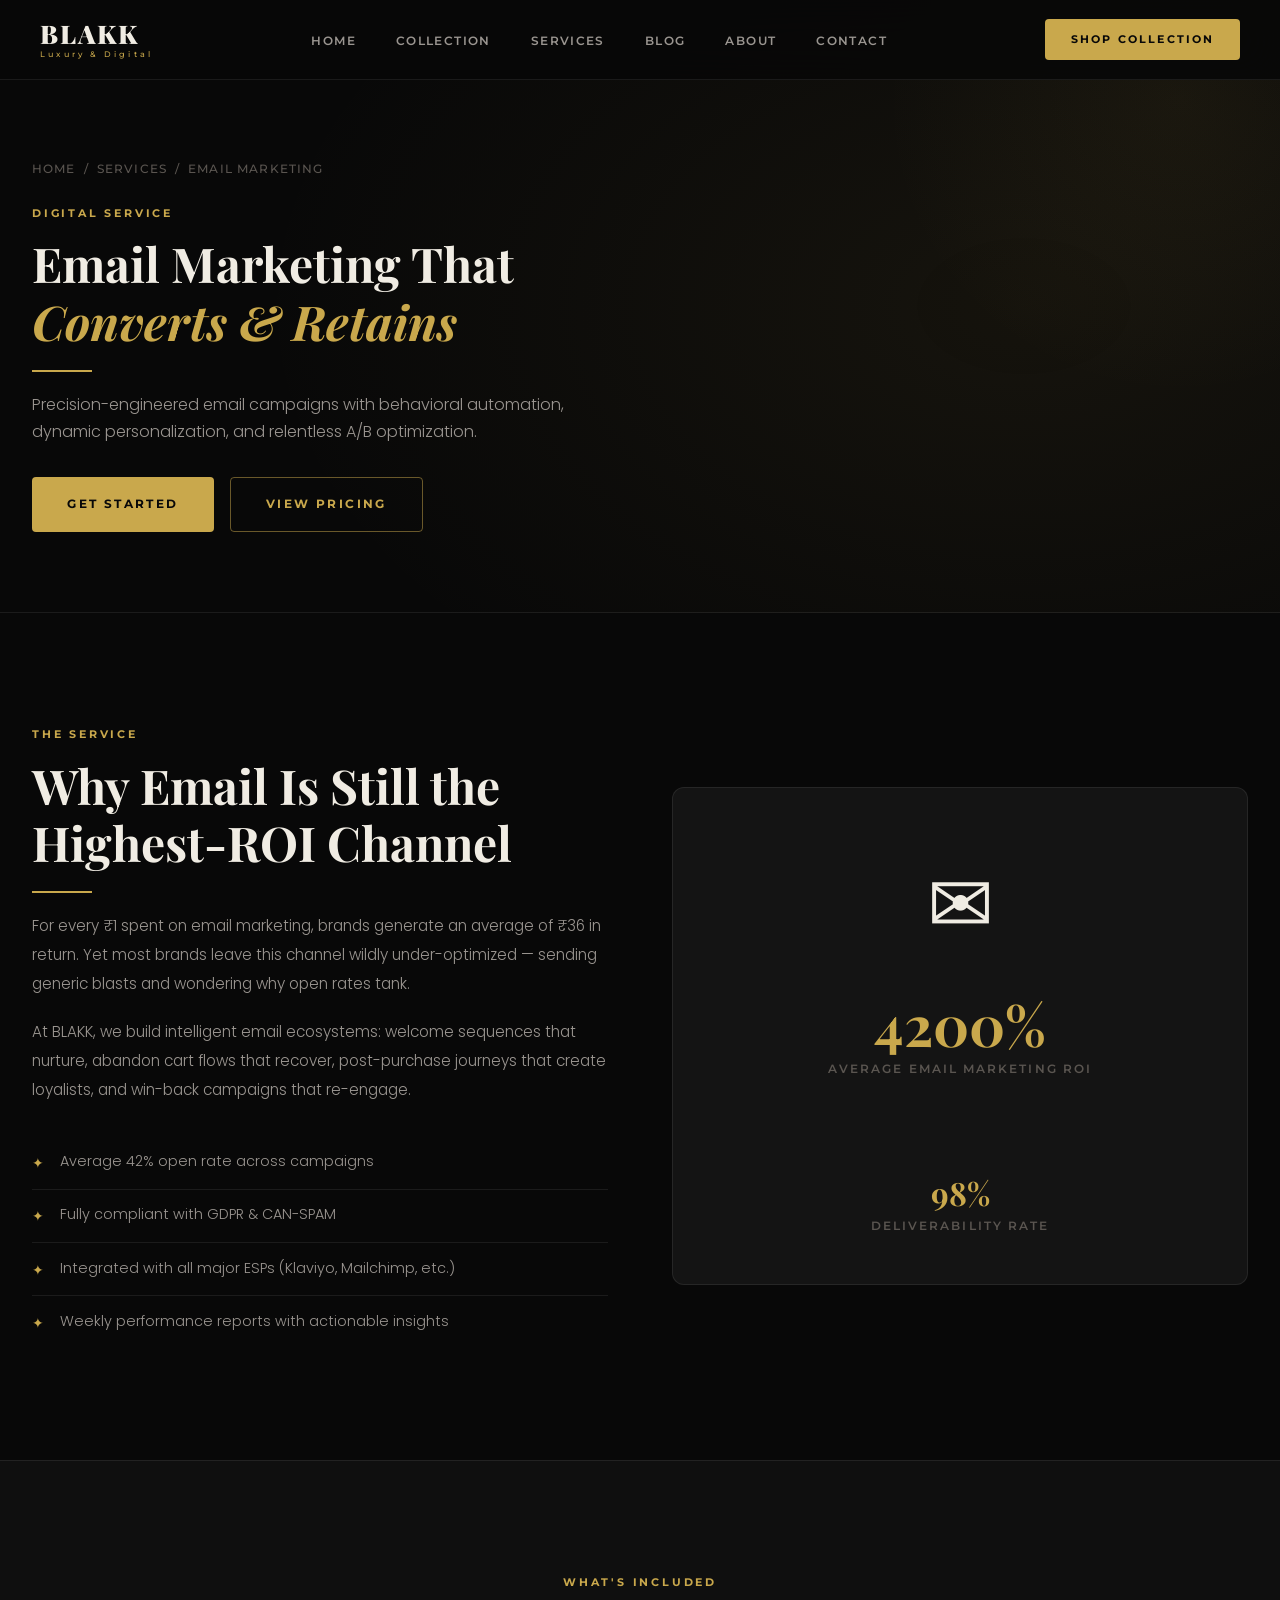
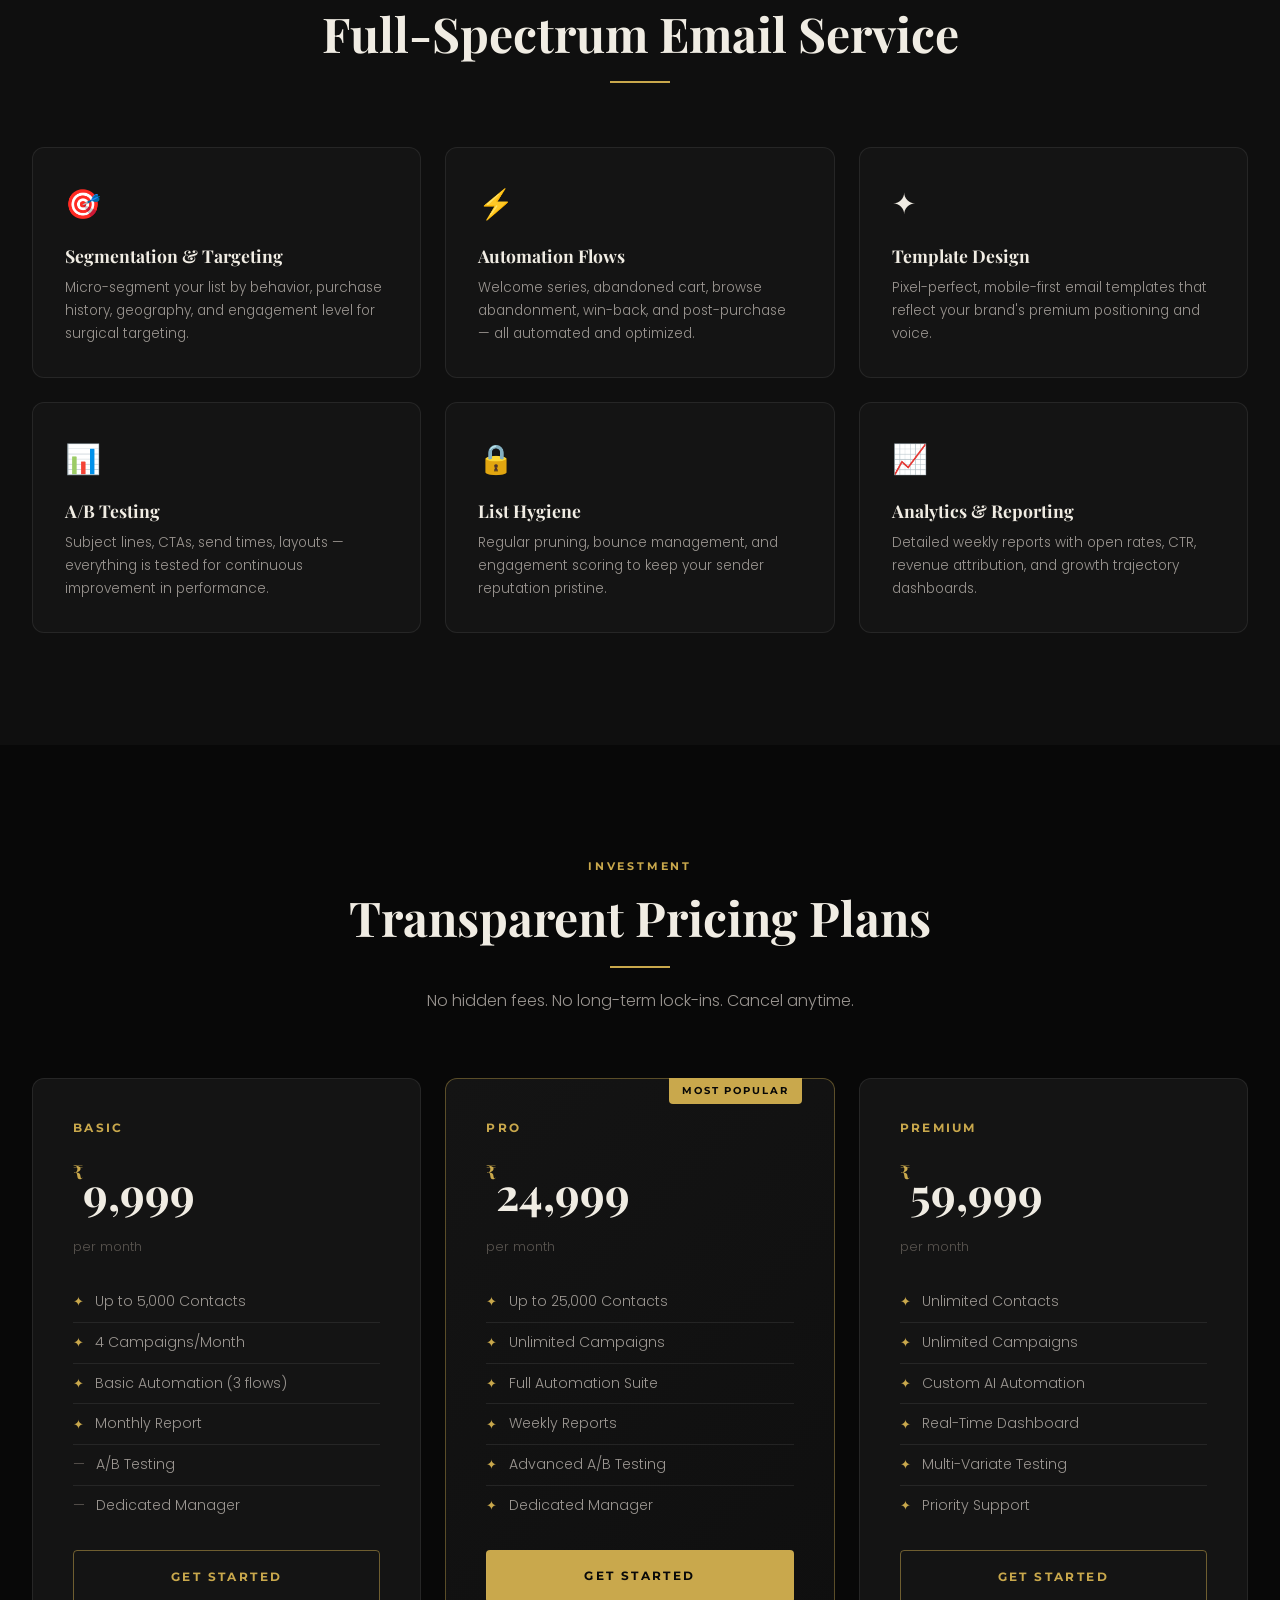
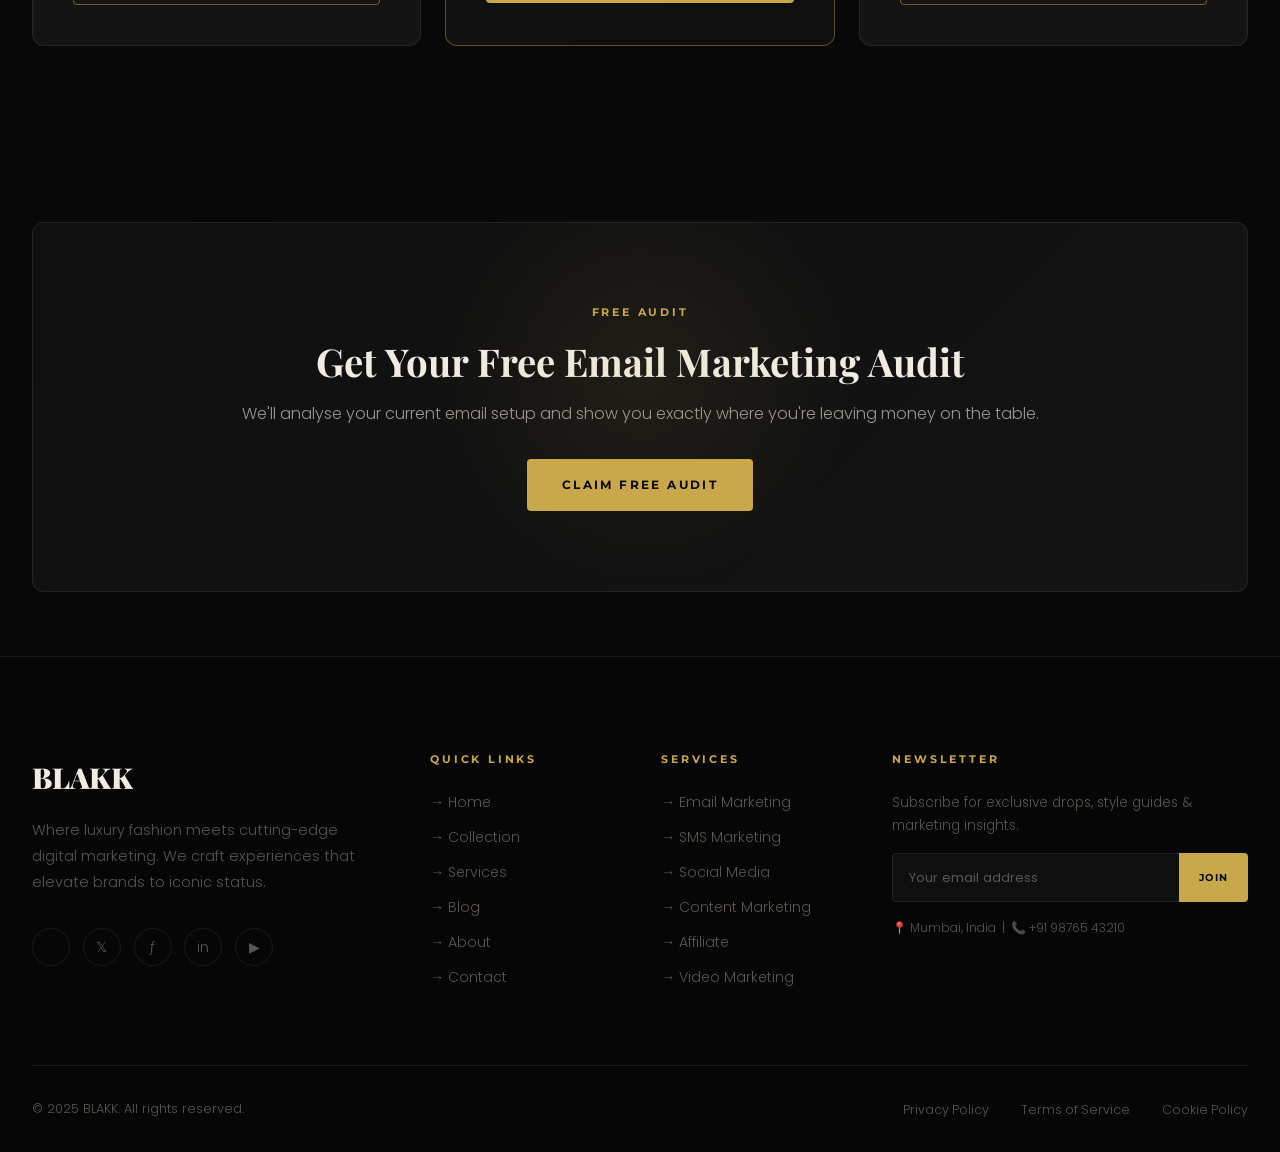
<file: email-marketing.html>
<!DOCTYPE html>
<html lang="en">
<head>
  <meta charset="UTF-8">
  <meta name="viewport" content="width=device-width, initial-scale=1.0">
  <title>Email Marketing — BLAKK</title>
  <link rel="stylesheet" href="style.css">
  <style>
    .service-hero { background: radial-gradient(ellipse 60% 80% at 80% 50%, rgba(201,168,76,0.07), transparent); }
    .hero-icon { font-size:6rem; color:rgba(201,168,76,0.08); line-height:1; }
    .features-grid { display:grid; grid-template-columns:repeat(3,1fr); gap:1.5rem; }
    .feature-box { background:var(--bg-card); border:1px solid var(--border-glass); border-radius:var(--radius-lg); padding:2rem; transition:var(--transition); }
    .feature-box:hover { border-color:rgba(201,168,76,0.2); transform:translateY(-4px); }
    .feature-icon { font-size:1.8rem; margin-bottom:1rem; }
    .feature-title { font-family:var(--font-display); font-size:1.1rem; margin-bottom:0.6rem; }
    .feature-desc { font-size:0.85rem; color:var(--text-secondary); line-height:1.7; }
    .pricing-grid { display:grid; grid-template-columns:repeat(3,1fr); gap:1.5rem; }
    .two-col { display:grid; grid-template-columns:1fr 1fr; gap:4rem; align-items:center; }
    @media(max-width:900px) { .features-grid{grid-template-columns:repeat(2,1fr);} .pricing-grid{grid-template-columns:1fr;} .two-col{grid-template-columns:1fr;gap:2.5rem;} }
    @media(max-width:500px) { .features-grid{grid-template-columns:1fr;} }
  </style>
</head>
<body>
<div id="navbar-container"></div>

<!-- Hero -->
<div class="page-hero service-hero">
  <div class="container">
    <div class="breadcrumb"><a href="index.html">Home</a><span>/</span><a href="services.html">Services</a><span>/</span><span>Email Marketing</span></div>
    <div style="display:grid;grid-template-columns:1fr auto;align-items:center;gap:2rem;">
      <div>
        <div class="label" style="margin-bottom:0.8rem;">Digital Service</div>
        <h1 class="section-title" style="max-width:580px;">Email Marketing That <em style="font-style:italic;color:var(--gold);">Converts & Retains</em></h1>
        <div class="divider"></div>
        <p class="section-subtitle">Precision-engineered email campaigns with behavioral automation, dynamic personalization, and relentless A/B optimization.</p>
        <div style="display:flex;gap:1rem;margin-top:2rem;flex-wrap:wrap;">
          <a href="contact.html" class="btn btn--primary">Get Started</a>
          <a href="#pricing" class="btn btn--outline">View Pricing</a>
        </div>
      </div>
      <div class="hero-icon" style="display:none;">✉</div>
    </div>
  </div>
</div>

<!-- What is it -->
<section class="section">
  <div class="container">
    <div class="two-col">
      <div>
        <div class="label" style="margin-bottom:0.8rem;">The Service</div>
        <h2 class="section-title">Why Email Is Still the Highest-ROI Channel</h2>
        <div class="divider"></div>
        <p style="color:var(--text-secondary);font-size:0.95rem;line-height:1.9;margin-bottom:1.2rem;">For every ₹1 spent on email marketing, brands generate an average of ₹36 in return. Yet most brands leave this channel wildly under-optimized — sending generic blasts and wondering why open rates tank.</p>
        <p style="color:var(--text-secondary);font-size:0.95rem;line-height:1.9;margin-bottom:2rem;">At BLAKK, we build intelligent email ecosystems: welcome sequences that nurture, abandon cart flows that recover, post-purchase journeys that create loyalists, and win-back campaigns that re-engage.</p>
        <ul class="feature-list">
          <li><span class="icon">✦</span>Average 42% open rate across campaigns</li>
          <li><span class="icon">✦</span>Fully compliant with GDPR & CAN-SPAM</li>
          <li><span class="icon">✦</span>Integrated with all major ESPs (Klaviyo, Mailchimp, etc.)</li>
          <li><span class="icon">✦</span>Weekly performance reports with actionable insights</li>
        </ul>
      </div>
      <div style="background:var(--bg-card);border:1px solid var(--border-glass);border-radius:var(--radius-lg);padding:3rem;text-align:center;">
        <div style="font-size:5rem;margin-bottom:1.5rem;">✉</div>
        <div class="stat-number" style="font-size:3.5rem;">4200%</div>
        <div class="stat-label">Average Email Marketing ROI</div>
        <div class="gold-line"></div>
        <div class="stat-number" style="font-size:2rem;margin-top:1rem;">98%</div>
        <div class="stat-label">Deliverability Rate</div>
      </div>
    </div>
  </div>
</section>

<!-- Features -->
<section class="section" style="background:var(--bg-secondary);border-top:1px solid var(--border-glass);">
  <div class="container">
    <div class="section-header section-header--center">
      <div class="label" style="margin-bottom:0.8rem;">What's Included</div>
      <h2 class="section-title">Full-Spectrum Email Service</h2>
      <div class="divider divider--center"></div>
    </div>
    <div class="features-grid">
      <div class="feature-box"><div class="feature-icon">🎯</div><h3 class="feature-title">Segmentation & Targeting</h3><p class="feature-desc">Micro-segment your list by behavior, purchase history, geography, and engagement level for surgical targeting.</p></div>
      <div class="feature-box"><div class="feature-icon">⚡</div><h3 class="feature-title">Automation Flows</h3><p class="feature-desc">Welcome series, abandoned cart, browse abandonment, win-back, and post-purchase — all automated and optimized.</p></div>
      <div class="feature-box"><div class="feature-icon">✦</div><h3 class="feature-title">Template Design</h3><p class="feature-desc">Pixel-perfect, mobile-first email templates that reflect your brand's premium positioning and voice.</p></div>
      <div class="feature-box"><div class="feature-icon">📊</div><h3 class="feature-title">A/B Testing</h3><p class="feature-desc">Subject lines, CTAs, send times, layouts — everything is tested for continuous improvement in performance.</p></div>
      <div class="feature-box"><div class="feature-icon">🔒</div><h3 class="feature-title">List Hygiene</h3><p class="feature-desc">Regular pruning, bounce management, and engagement scoring to keep your sender reputation pristine.</p></div>
      <div class="feature-box"><div class="feature-icon">📈</div><h3 class="feature-title">Analytics & Reporting</h3><p class="feature-desc">Detailed weekly reports with open rates, CTR, revenue attribution, and growth trajectory dashboards.</p></div>
    </div>
  </div>
</section>

<!-- Pricing -->
<section class="section" id="pricing">
  <div class="container">
    <div class="section-header section-header--center">
      <div class="label" style="margin-bottom:0.8rem;">Investment</div>
      <h2 class="section-title">Transparent Pricing Plans</h2>
      <div class="divider divider--center"></div>
      <p class="section-subtitle">No hidden fees. No long-term lock-ins. Cancel anytime.</p>
    </div>
    <div class="pricing-grid">
      <div class="pricing-card">
        <div class="pricing-card__name">Basic</div>
        <div class="pricing-card__price"><sup>₹</sup>9,999</div>
        <div class="pricing-card__period">per month</div>
        <div class="pricing-card__features">
          <div class="pricing-card__feature"><span class="check">✦</span>Up to 5,000 Contacts</div>
          <div class="pricing-card__feature"><span class="check">✦</span>4 Campaigns/Month</div>
          <div class="pricing-card__feature"><span class="check">✦</span>Basic Automation (3 flows)</div>
          <div class="pricing-card__feature"><span class="check">✦</span>Monthly Report</div>
          <div class="pricing-card__feature"><span class="cross">—</span>A/B Testing</div>
          <div class="pricing-card__feature"><span class="cross">—</span>Dedicated Manager</div>
        </div>
        <a href="contact.html" class="btn btn--outline" style="width:100%;justify-content:center;">Get Started</a>
      </div>
      <div class="pricing-card pricing-card--featured">
        <div class="pricing-card__name">Pro</div>
        <div class="pricing-card__price"><sup>₹</sup>24,999</div>
        <div class="pricing-card__period">per month</div>
        <div class="pricing-card__features">
          <div class="pricing-card__feature"><span class="check">✦</span>Up to 25,000 Contacts</div>
          <div class="pricing-card__feature"><span class="check">✦</span>Unlimited Campaigns</div>
          <div class="pricing-card__feature"><span class="check">✦</span>Full Automation Suite</div>
          <div class="pricing-card__feature"><span class="check">✦</span>Weekly Reports</div>
          <div class="pricing-card__feature"><span class="check">✦</span>Advanced A/B Testing</div>
          <div class="pricing-card__feature"><span class="check">✦</span>Dedicated Manager</div>
        </div>
        <a href="contact.html" class="btn btn--primary" style="width:100%;justify-content:center;">Get Started</a>
      </div>
      <div class="pricing-card">
        <div class="pricing-card__name">Premium</div>
        <div class="pricing-card__price"><sup>₹</sup>59,999</div>
        <div class="pricing-card__period">per month</div>
        <div class="pricing-card__features">
          <div class="pricing-card__feature"><span class="check">✦</span>Unlimited Contacts</div>
          <div class="pricing-card__feature"><span class="check">✦</span>Unlimited Campaigns</div>
          <div class="pricing-card__feature"><span class="check">✦</span>Custom AI Automation</div>
          <div class="pricing-card__feature"><span class="check">✦</span>Real-Time Dashboard</div>
          <div class="pricing-card__feature"><span class="check">✦</span>Multi-Variate Testing</div>
          <div class="pricing-card__feature"><span class="check">✦</span>Priority Support</div>
        </div>
        <a href="contact.html" class="btn btn--outline" style="width:100%;justify-content:center;">Get Started</a>
      </div>
    </div>
  </div>
</section>

<!-- CTA -->
<section class="section--sm">
  <div class="container">
    <div class="cta-banner">
      <div class="label" style="margin-bottom:1rem;">Free Audit</div>
      <h2 style="font-size:clamp(1.8rem,3vw,2.5rem);margin-bottom:1rem;">Get Your Free Email Marketing Audit</h2>
      <p style="color:var(--text-secondary);margin-bottom:2rem;">We'll analyse your current email setup and show you exactly where you're leaving money on the table.</p>
      <a href="contact.html" class="btn btn--primary">Claim Free Audit</a>
    </div>
  </div>
</section>

<div id="footer-container"></div>
<script src="components.js"></script>
</body>
</html>
</file>
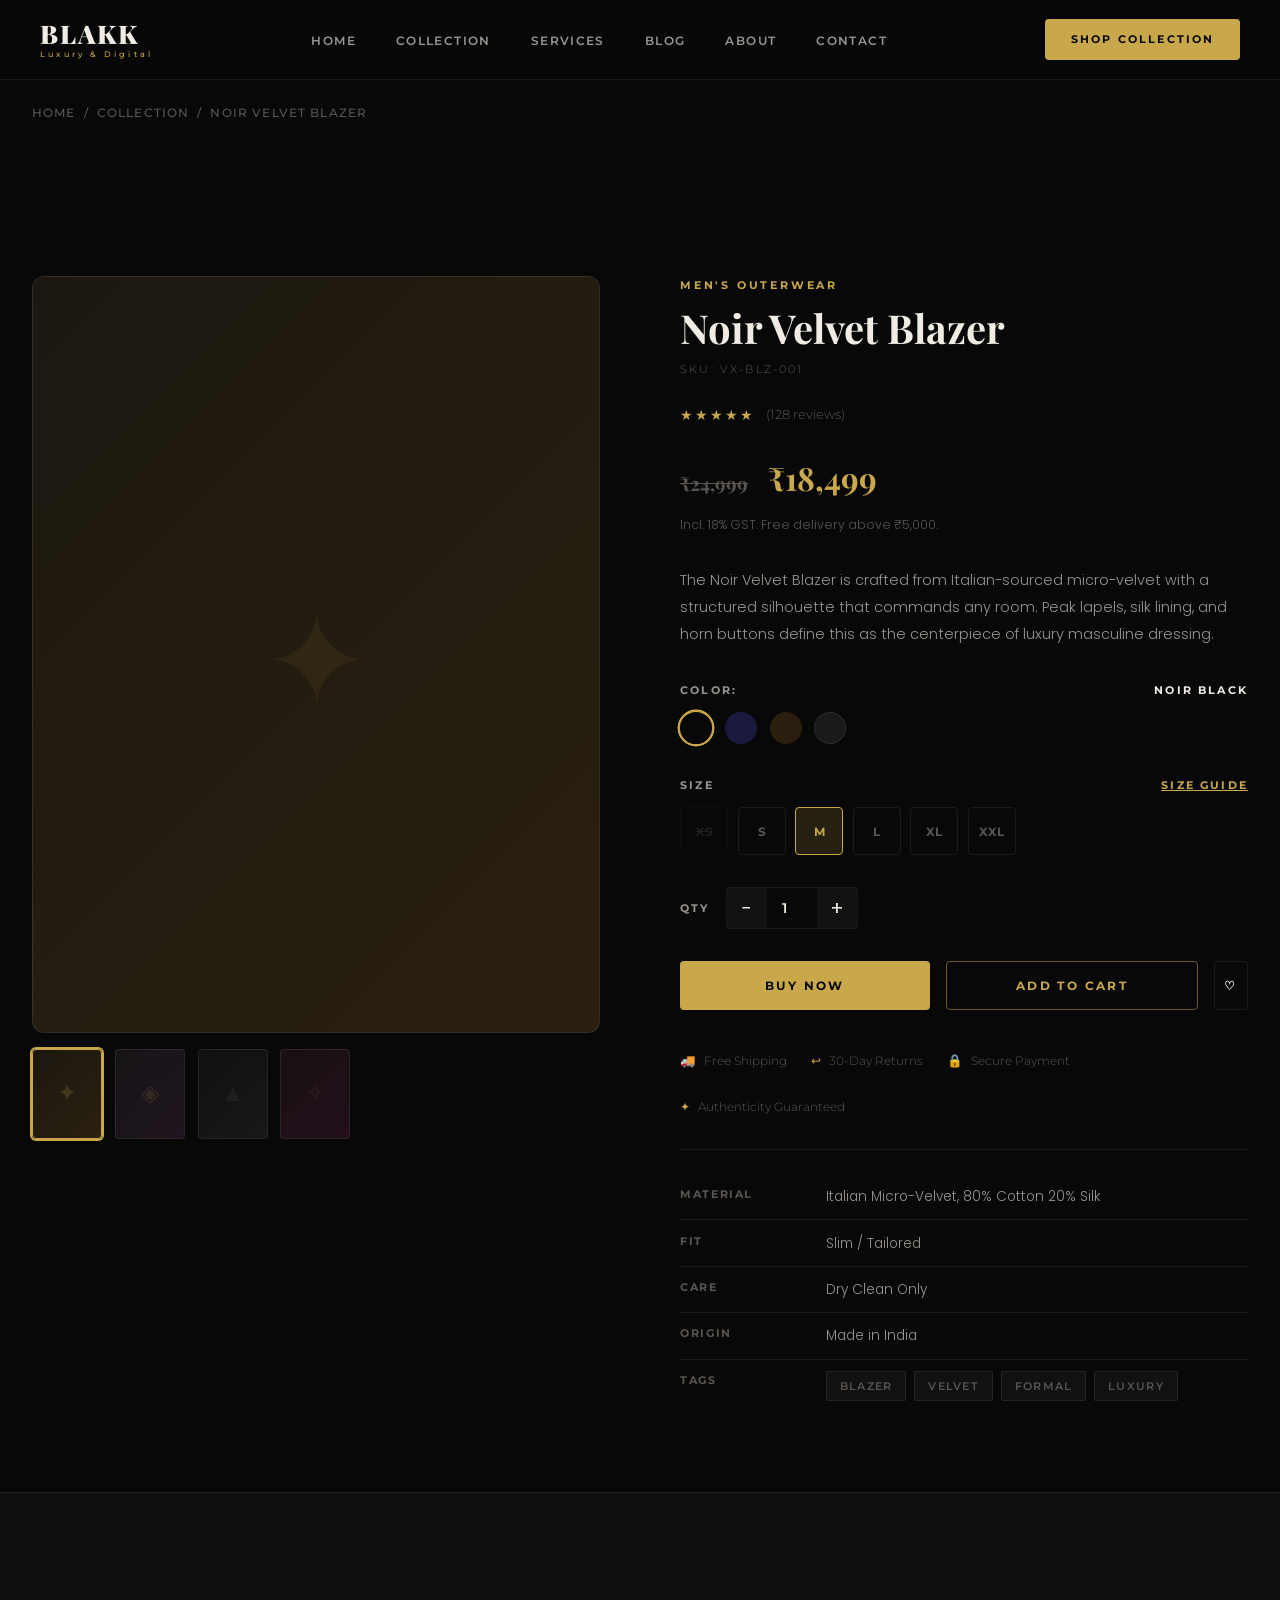
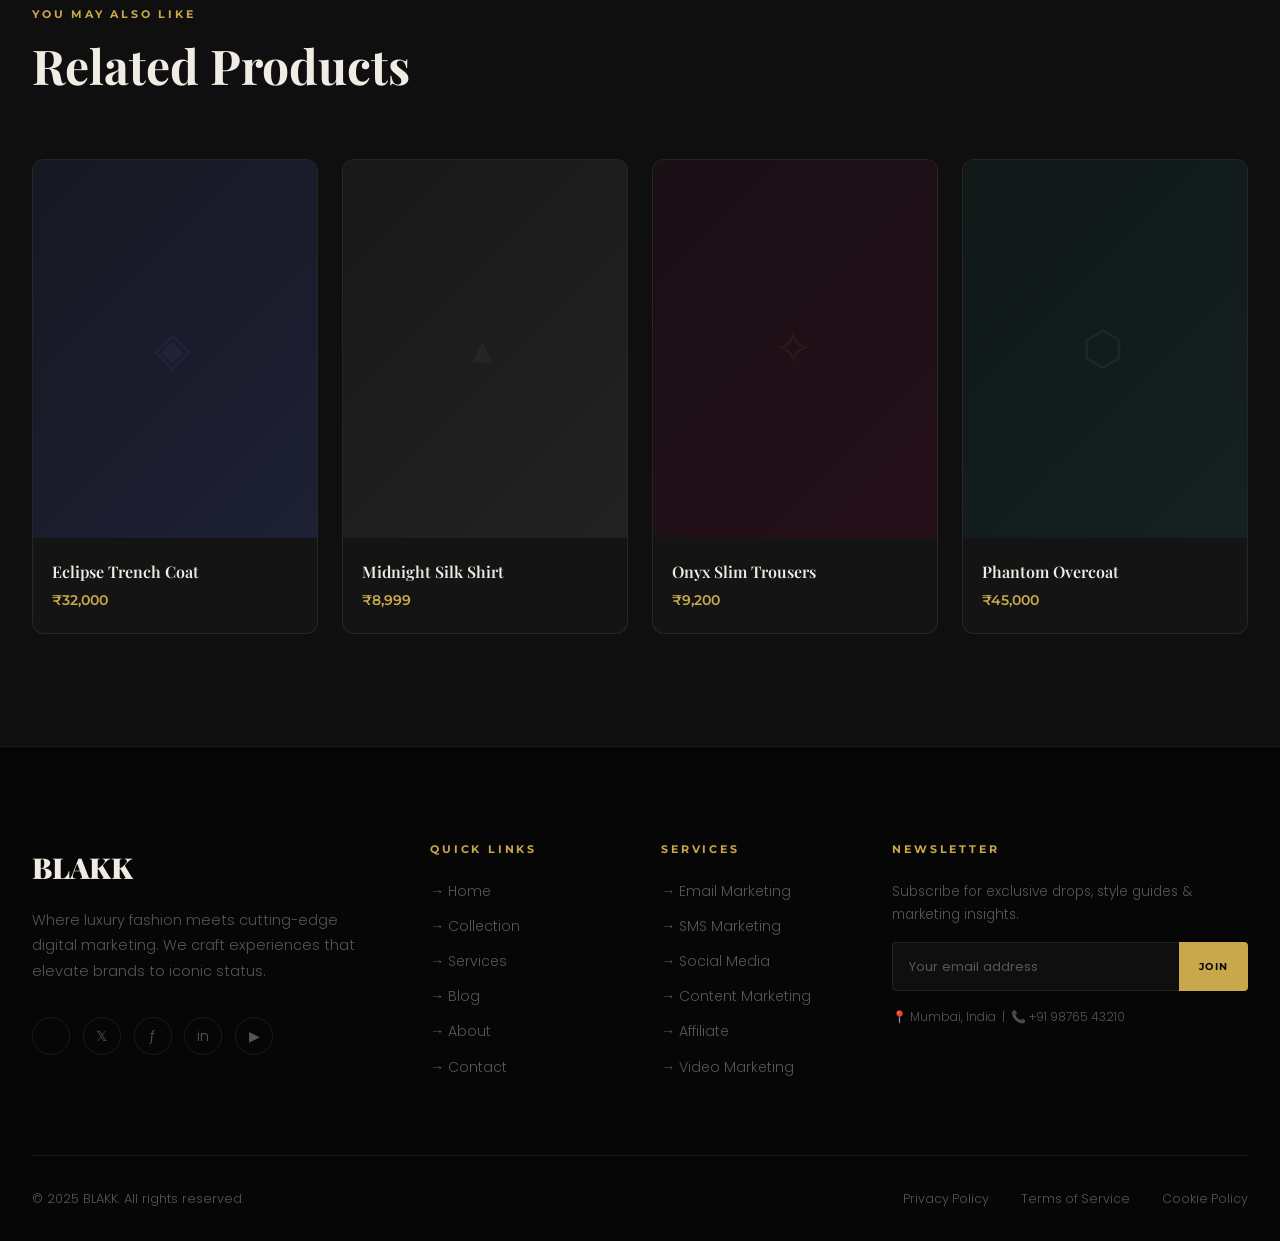
<file: product.html>
<!DOCTYPE html>
<html lang="en">
<head>
  <meta charset="UTF-8">
  <meta name="viewport" content="width=device-width, initial-scale=1.0">
  <title>Noir Velvet Blazer — BLAKK</title>
  <link rel="stylesheet" href="style.css">
  <style>
    .product-layout {
      display: grid;
      grid-template-columns: 1fr 1fr;
      gap: 5rem;
      align-items: start;
      padding-top: calc(var(--navbar-h) + 3rem);
      padding-bottom: 5rem;
    }
    .product-gallery { position: sticky; top: 100px; }
    .gallery-main {
      aspect-ratio: 3/4;
      background: linear-gradient(135deg,#1c1810,#2a2010);
      border-radius: var(--radius-lg);
      overflow: hidden;
      display: flex;
      align-items: center;
      justify-content: center;
      margin-bottom: 1rem;
      border: 1px solid var(--border-glass);
    }
    .gallery-thumbs { display: flex; gap: 0.8rem; }
    .thumb {
      width: 70px; height: 90px;
      border-radius: var(--radius);
      border: 1px solid var(--border-glass);
      overflow: hidden;
      cursor: pointer;
      transition: var(--transition);
      display: flex;
      align-items: center;
      justify-content: center;
      font-size: 1.5rem;
    }
    .thumb:hover, .thumb.active { border-color: var(--gold); }
    .thumb.active { box-shadow: 0 0 0 2px var(--gold); }
    .thumb:nth-child(1) { background: linear-gradient(135deg,#1c1810,#2a2010); color:rgba(201,168,76,0.2); }
    .thumb:nth-child(2) { background: linear-gradient(135deg,#161416,#201520); color:rgba(201,168,76,0.15); }
    .thumb:nth-child(3) { background: linear-gradient(135deg,#101010,#181818); color:rgba(255,255,255,0.05); }
    .thumb:nth-child(4) { background: linear-gradient(135deg,#181014,#22101a); color:rgba(201,168,76,0.1); }

    .product-info { }
    .product-name { font-size: 2.5rem; font-weight: 700; margin-bottom: 0.5rem; }
    .product-sku { font-family: var(--font-heading); font-size: 0.68rem; letter-spacing: 0.2em; color: var(--text-muted); text-transform: uppercase; margin-bottom: 1.5rem; }
    .product-rating { display: flex; align-items: center; gap: 0.7rem; margin-bottom: 1.5rem; }
    .stars { color: var(--gold); font-size: 0.9rem; letter-spacing: 2px; }
    .rating-count { font-size: 0.8rem; color: var(--text-muted); font-family: var(--font-heading); }
    .product-price { font-family: var(--font-display); font-size: 2rem; font-weight: 700; color: var(--gold); margin-bottom: 0.5rem; }
    .product-price del { font-size: 1.2rem; color: var(--text-muted); margin-right: 0.8rem; }
    .product-tax { font-size: 0.78rem; color: var(--text-muted); margin-bottom: 2rem; }

    .size-section { margin-bottom: 2rem; }
    .size-label { font-family: var(--font-heading); font-size: 0.68rem; font-weight: 700; letter-spacing: 0.2em; text-transform: uppercase; color: var(--text-secondary); margin-bottom: 0.8rem; display: flex; justify-content: space-between; }
    .size-guide { color: var(--gold); cursor: pointer; text-decoration: underline; }
    .size-options { display: flex; gap: 0.6rem; flex-wrap: wrap; }
    .size-btn {
      width: 48px; height: 48px;
      border: 1px solid var(--border-glass);
      border-radius: var(--radius);
      font-family: var(--font-heading);
      font-size: 0.75rem;
      font-weight: 700;
      color: var(--text-muted);
      cursor: pointer;
      background: none;
      transition: var(--transition);
    }
    .size-btn:hover { border-color: var(--gold); color: var(--gold); }
    .size-btn.active { border-color: var(--gold); color: var(--gold); background: var(--gold-dim); }
    .size-btn.disabled { opacity: 0.3; cursor: not-allowed; text-decoration: line-through; }

    .color-section { margin-bottom: 2rem; }
    .color-options { display: flex; gap: 0.8rem; margin-top: 0.8rem; }
    .color-dot {
      width: 32px; height: 32px;
      border-radius: 50%;
      cursor: pointer;
      border: 2px solid transparent;
      transition: var(--transition);
    }
    .color-dot.active { border-color: var(--gold); transform: scale(1.15); }
    .color-dot:hover { transform: scale(1.1); }

    .qty-section { display: flex; align-items: center; gap: 1rem; margin-bottom: 2rem; }
    .qty-label { font-family: var(--font-heading); font-size: 0.68rem; font-weight: 700; letter-spacing: 0.2em; text-transform: uppercase; color: var(--text-secondary); }
    .qty-control { display: flex; align-items: center; border: 1px solid var(--border-glass); border-radius: var(--radius); overflow: hidden; }
    .qty-btn { width: 40px; height: 40px; background: var(--bg-glass); color: var(--text-primary); font-size: 1.2rem; transition: var(--transition); cursor: pointer; border: none; }
    .qty-btn:hover { background: var(--gold-dim); color: var(--gold); }
    .qty-input { width: 50px; height: 40px; text-align: center; background: none; border: none; color: var(--text-primary); font-family: var(--font-heading); font-size: 0.9rem; font-weight: 600; outline: none; }

    .product-actions { display: flex; gap: 1rem; margin-bottom: 2.5rem; }
    .product-actions .btn { flex: 1; justify-content: center; }

    .product-meta { border-top: 1px solid var(--border-glass); padding-top: 1.5rem; }
    .meta-row { display: flex; gap: 1rem; padding: 0.7rem 0; border-bottom: 1px solid var(--border-glass); font-size: 0.85rem; }
    .meta-row:last-child { border: none; }
    .meta-key { font-family: var(--font-heading); font-size: 0.68rem; font-weight: 700; letter-spacing: 0.15em; text-transform: uppercase; color: var(--text-muted); width: 130px; flex-shrink: 0; }
    .meta-val { color: var(--text-secondary); }

    .product-desc { color: var(--text-secondary); font-size: 0.9rem; line-height: 1.9; margin-bottom: 2rem; }

    .trust-badges { display: flex; gap: 1.5rem; flex-wrap: wrap; margin-bottom: 2rem; }
    .trust-badge { display: flex; align-items: center; gap: 0.5rem; font-size: 0.78rem; color: var(--text-muted); font-family: var(--font-heading); }
    .trust-badge span:first-child { color: var(--gold); }

    /* Related */
    .related-grid { display: grid; grid-template-columns: repeat(4,1fr); gap: 1.5rem; }

    @media(max-width:900px) {
      .product-layout { grid-template-columns:1fr; gap:3rem; padding-top:calc(var(--navbar-h)+2rem); }
      .product-gallery { position:static; }
      .related-grid { grid-template-columns:repeat(2,1fr); }
    }
    @media(max-width:500px) {
      .related-grid { grid-template-columns:1fr; }
    }
  </style>
</head>
<body>

<div id="navbar-container"></div>

<div class="container">
  <div class="breadcrumb" style="padding-top:calc(var(--navbar-h) + 1.5rem);">
    <a href="index.html">Home</a><span>/</span>
    <a href="collection.html">Collection</a><span>/</span>
    <span>Noir Velvet Blazer</span>
  </div>
</div>

<div class="container">
  <div class="product-layout">

    <!-- Gallery -->
    <div class="product-gallery">
      <div class="gallery-main">
        <div style="font-family:var(--font-display);font-size:8rem;color:rgba(201,168,76,0.08);text-align:center;">✦</div>
      </div>
      <div class="gallery-thumbs">
        <div class="thumb active">✦</div>
        <div class="thumb">◈</div>
        <div class="thumb">▲</div>
        <div class="thumb">✧</div>
      </div>
    </div>

    <!-- Info -->
    <div class="product-info">
      <div class="label" style="margin-bottom:0.6rem;">Men's Outerwear</div>
      <h1 class="product-name">Noir Velvet Blazer</h1>
      <div class="product-sku">SKU: VX-BLZ-001</div>
      <div class="product-rating">
        <div class="stars">★★★★★</div>
        <span class="rating-count">(128 reviews)</span>
      </div>
      <div class="product-price"><del>₹24,999</del> ₹18,499</div>
      <div class="product-tax">Incl. 18% GST. Free delivery above ₹5,000.</div>

      <p class="product-desc">The Noir Velvet Blazer is crafted from Italian-sourced micro-velvet with a structured silhouette that commands any room. Peak lapels, silk lining, and horn buttons define this as the centerpiece of luxury masculine dressing.</p>

      <!-- Color -->
      <div class="color-section">
        <div class="size-label">Color: <strong style="color:var(--text-primary)">Noir Black</strong></div>
        <div class="color-options">
          <div class="color-dot active" style="background:#080808;" title="Noir Black"></div>
          <div class="color-dot" style="background:#1a1a3e;" title="Midnight Blue"></div>
          <div class="color-dot" style="background:#2a1f0f;" title="Cognac Brown"></div>
          <div class="color-dot" style="background:#1a1a1a;border:1px solid var(--border-glass);" title="Charcoal"></div>
        </div>
      </div>

      <!-- Size -->
      <div class="size-section">
        <div class="size-label">Size <span class="size-guide">Size Guide</span></div>
        <div class="size-options">
          <button class="size-btn disabled">XS</button>
          <button class="size-btn">S</button>
          <button class="size-btn active">M</button>
          <button class="size-btn">L</button>
          <button class="size-btn">XL</button>
          <button class="size-btn">XXL</button>
        </div>
      </div>

      <!-- Qty -->
      <div class="qty-section">
        <span class="qty-label">Qty</span>
        <div class="qty-control">
          <button class="qty-btn" onclick="changeQty(-1)">−</button>
          <input class="qty-input" type="number" value="1" min="1" id="qtyInput">
          <button class="qty-btn" onclick="changeQty(1)">+</button>
        </div>
      </div>

      <!-- Actions -->
      <div class="product-actions">
        <button class="btn btn--primary">Buy Now</button>
        <button class="btn btn--outline">Add to Cart</button>
        <button class="btn btn--ghost" style="flex:0;padding:1rem;">♡</button>
      </div>

      <!-- Trust Badges -->
      <div class="trust-badges">
        <div class="trust-badge"><span>🚚</span> Free Shipping</div>
        <div class="trust-badge"><span>↩</span> 30-Day Returns</div>
        <div class="trust-badge"><span>🔒</span> Secure Payment</div>
        <div class="trust-badge"><span>✦</span> Authenticity Guaranteed</div>
      </div>

      <!-- Meta -->
      <div class="product-meta">
        <div class="meta-row"><span class="meta-key">Material</span><span class="meta-val">Italian Micro-Velvet, 80% Cotton 20% Silk</span></div>
        <div class="meta-row"><span class="meta-key">Fit</span><span class="meta-val">Slim / Tailored</span></div>
        <div class="meta-row"><span class="meta-key">Care</span><span class="meta-val">Dry Clean Only</span></div>
        <div class="meta-row"><span class="meta-key">Origin</span><span class="meta-val">Made in India</span></div>
        <div class="meta-row"><span class="meta-key">Tags</span>
          <span class="meta-val" style="display:flex;gap:0.5rem;flex-wrap:wrap;">
            <span class="tag">Blazer</span><span class="tag">Velvet</span><span class="tag">Formal</span><span class="tag">Luxury</span>
          </span>
        </div>
      </div>
    </div>
  </div>
</div>

<!-- Related Products -->
<section class="section" style="background:var(--bg-secondary);border-top:1px solid var(--border-glass);">
  <div class="container">
    <div class="section-header">
      <div class="label" style="margin-bottom:0.8rem;">You May Also Like</div>
      <h2 class="section-title">Related Products</h2>
    </div>
    <div class="related-grid">
      <div class="product-card">
        <div class="product-card__image">
          <div class="img-placeholder" style="width:100%;height:100%;background:linear-gradient(135deg,#161822,#1e2035);font-size:3rem;color:rgba(123,79,207,0.1);">◈</div>
          <div class="product-card__overlay"><a href="product.html" class="btn btn--primary" style="width:100%;justify-content:center;">View</a></div>
        </div>
        <div class="product-card__body">
          <div class="product-card__name">Eclipse Trench Coat</div>
          <div class="product-card__price">₹32,000</div>
        </div>
      </div>
      <div class="product-card">
        <div class="product-card__image">
          <div class="img-placeholder" style="width:100%;height:100%;background:linear-gradient(135deg,#181818,#222);font-size:3rem;color:rgba(255,255,255,0.04);">▲</div>
          <div class="product-card__overlay"><a href="product.html" class="btn btn--primary" style="width:100%;justify-content:center;">View</a></div>
        </div>
        <div class="product-card__body">
          <div class="product-card__name">Midnight Silk Shirt</div>
          <div class="product-card__price">₹8,999</div>
        </div>
      </div>
      <div class="product-card">
        <div class="product-card__image">
          <div class="img-placeholder" style="width:100%;height:100%;background:linear-gradient(135deg,#1a1015,#25101a);font-size:3rem;color:rgba(201,168,76,0.08);">✧</div>
          <div class="product-card__overlay"><a href="product.html" class="btn btn--primary" style="width:100%;justify-content:center;">View</a></div>
        </div>
        <div class="product-card__body">
          <div class="product-card__name">Onyx Slim Trousers</div>
          <div class="product-card__price">₹9,200</div>
        </div>
      </div>
      <div class="product-card">
        <div class="product-card__image">
          <div class="img-placeholder" style="width:100%;height:100%;background:linear-gradient(135deg,#101818,#152020);font-size:3rem;color:rgba(79,195,247,0.08);">⬡</div>
          <div class="product-card__overlay"><a href="product.html" class="btn btn--primary" style="width:100%;justify-content:center;">View</a></div>
        </div>
        <div class="product-card__body">
          <div class="product-card__name">Phantom Overcoat</div>
          <div class="product-card__price">₹45,000</div>
        </div>
      </div>
    </div>
  </div>
</section>

<div id="footer-container"></div>

<script src="components.js"></script>
<script>
function changeQty(delta) {
  const input = document.getElementById('qtyInput');
  let val = parseInt(input.value) + delta;
  if (val < 1) val = 1;
  input.value = val;
}
document.querySelectorAll('.size-btn:not(.disabled)').forEach(btn => {
  btn.addEventListener('click', () => {
    document.querySelectorAll('.size-btn').forEach(b => b.classList.remove('active'));
    btn.classList.add('active');
  });
});
document.querySelectorAll('.color-dot').forEach(dot => {
  dot.addEventListener('click', () => {
    document.querySelectorAll('.color-dot').forEach(d => d.classList.remove('active'));
    dot.classList.add('active');
  });
});
document.querySelectorAll('.thumb').forEach(thumb => {
  thumb.addEventListener('click', () => {
    document.querySelectorAll('.thumb').forEach(t => t.classList.remove('active'));
    thumb.classList.add('active');
  });
});
</script>
</body>
</html>
</file>
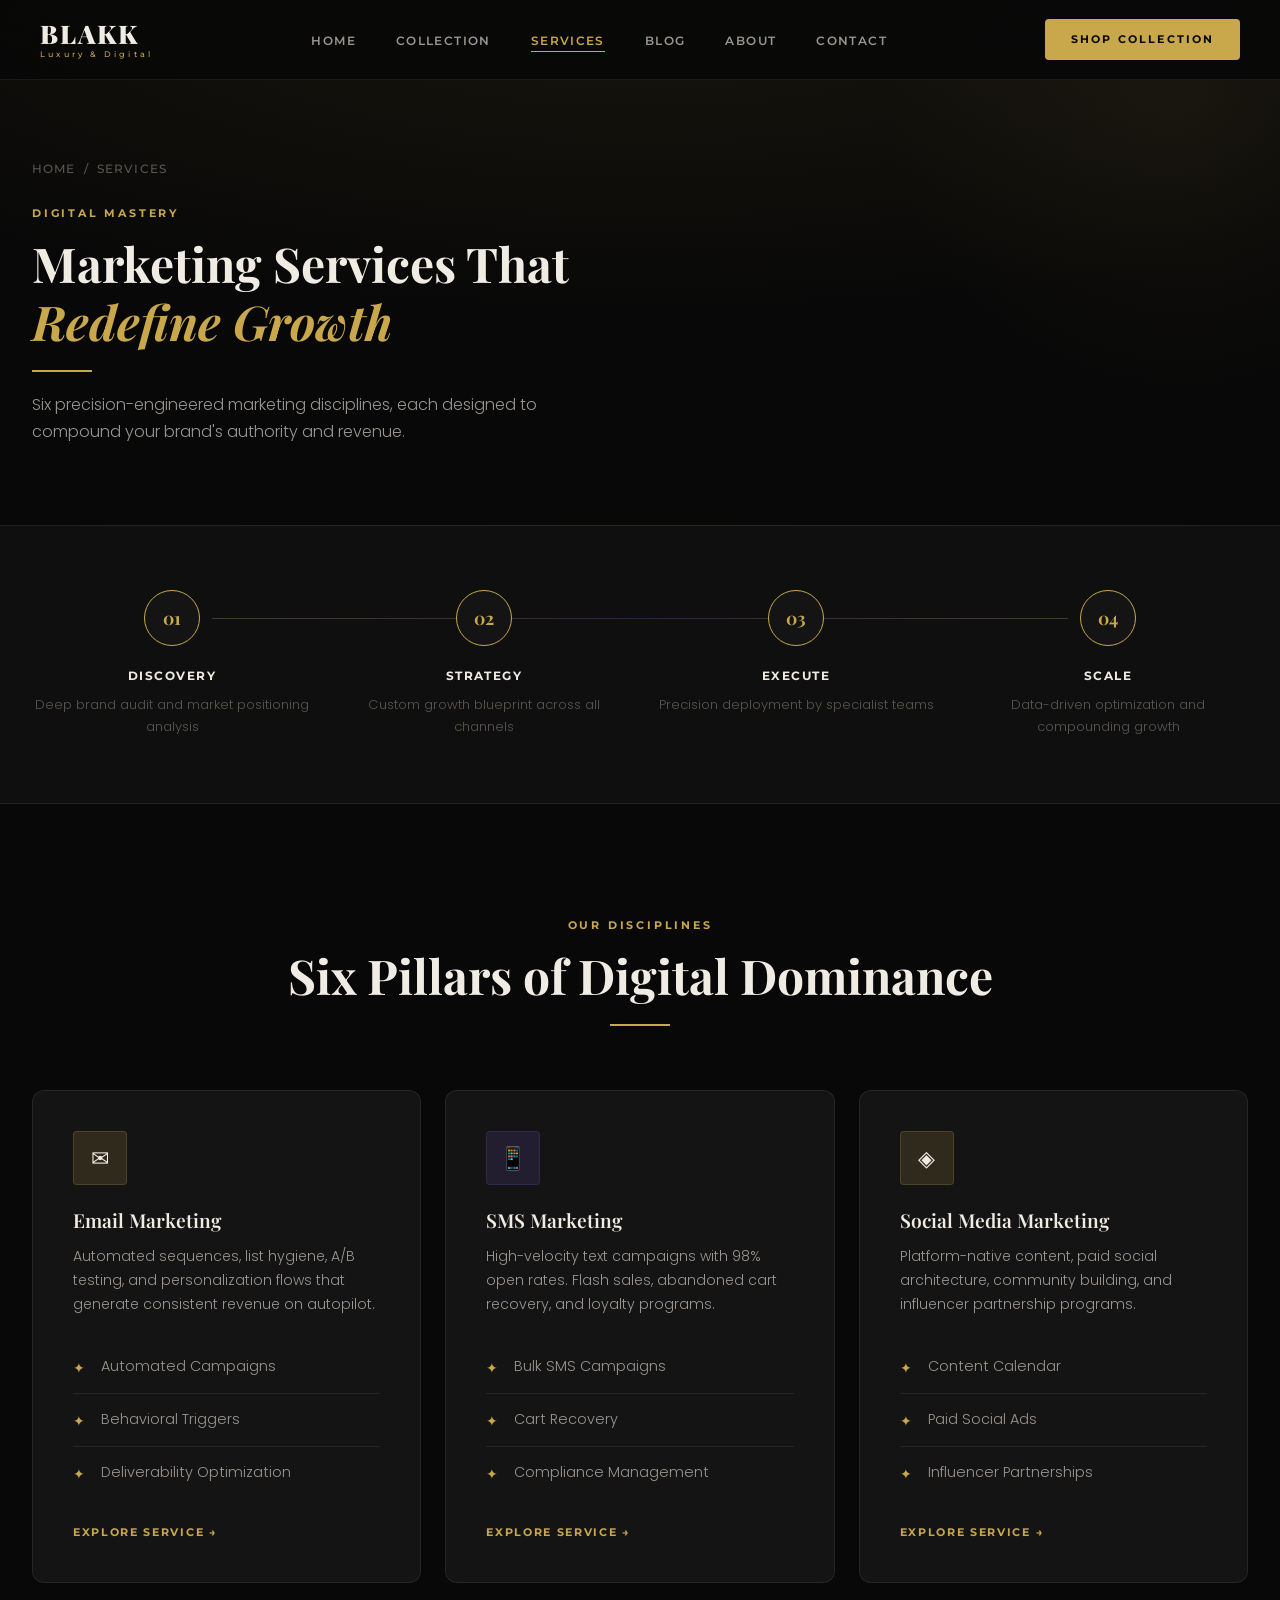
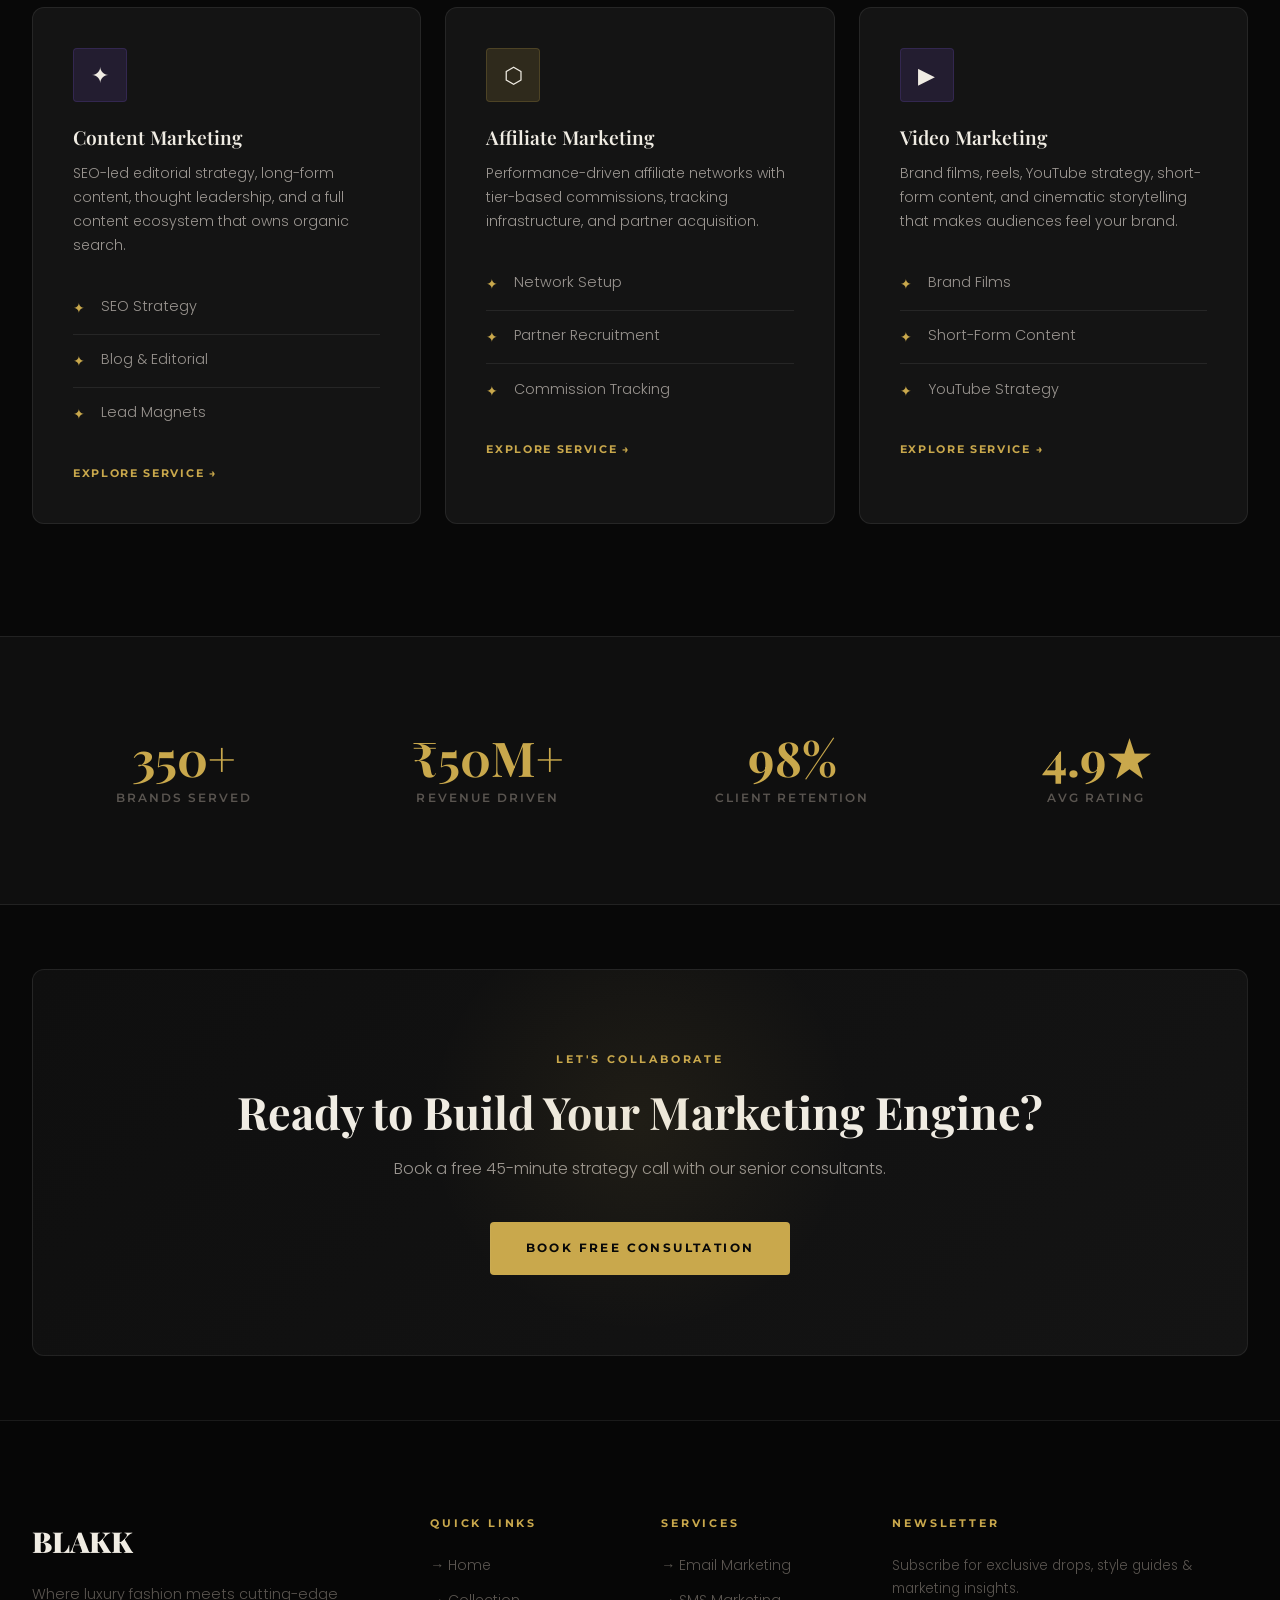
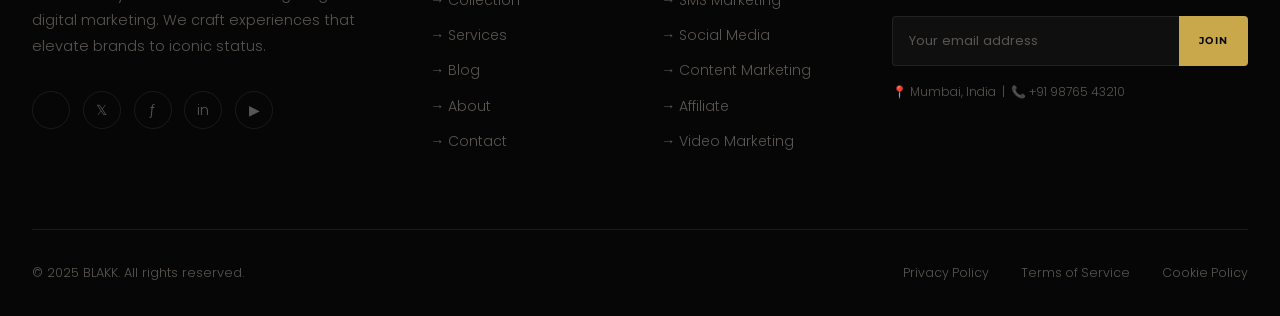
<file: services.html>
<!DOCTYPE html>
<html lang="en">
<head>
  <meta charset="UTF-8">
  <meta name="viewport" content="width=device-width, initial-scale=1.0">
  <title>Marketing Services — BLAKK</title>
  <link rel="stylesheet" href="style.css">
  <style>
    .services-hero { background: radial-gradient(ellipse 80% 60% at 50% 0%, rgba(201,168,76,0.08), transparent); }
    .process-steps { display:grid; grid-template-columns:repeat(4,1fr); gap:2rem; position:relative; }
    .process-steps::before { content:''; position:absolute; top:28px; left:calc(12.5% + 28px); right:calc(12.5% + 28px); height:1px; background:linear-gradient(90deg,var(--gold),var(--purple),var(--gold)); opacity:0.3; }
    .process-step { text-align:center; position:relative; }
    .step-num { width:56px; height:56px; border:1px solid var(--gold); border-radius:50%; display:flex; align-items:center; justify-content:center; font-family:var(--font-display); font-size:1.1rem; font-weight:700; color:var(--gold); margin:0 auto 1.2rem; background:var(--bg-card); position:relative; z-index:1; }
    .step-title { font-family:var(--font-heading); font-size:0.75rem; font-weight:700; letter-spacing:0.12em; text-transform:uppercase; margin-bottom:0.5rem; }
    .step-desc { font-size:0.82rem; color:var(--text-muted); line-height:1.7; }
    .services-big-grid { display:grid; grid-template-columns:repeat(3,1fr); gap:1.5rem; }
    @media(max-width:900px) { .services-big-grid{grid-template-columns:repeat(2,1fr);} .process-steps{grid-template-columns:repeat(2,1fr);} .process-steps::before{display:none;} }
    @media(max-width:500px) { .services-big-grid{grid-template-columns:1fr;} .process-steps{grid-template-columns:1fr;} }
  </style>
</head>
<body>
<div id="navbar-container"></div>

<div class="page-hero services-hero">
  <div class="container">
    <div class="breadcrumb"><a href="index.html">Home</a><span>/</span><span>Services</span></div>
    <div class="label" style="margin-bottom:0.8rem;">Digital Mastery</div>
    <h1 class="section-title" style="max-width:600px;">Marketing Services That <em style="font-style:italic;color:var(--gold);">Redefine Growth</em></h1>
    <div class="divider"></div>
    <p class="section-subtitle">Six precision-engineered marketing disciplines, each designed to compound your brand's authority and revenue.</p>
  </div>
</div>

<!-- Process -->
<section class="section--sm" style="background:var(--bg-secondary);border-bottom:1px solid var(--border-glass);">
  <div class="container">
    <div class="process-steps">
      <div class="process-step"><div class="step-num">01</div><div class="step-title">Discovery</div><div class="step-desc">Deep brand audit and market positioning analysis</div></div>
      <div class="process-step"><div class="step-num">02</div><div class="step-title">Strategy</div><div class="step-desc">Custom growth blueprint across all channels</div></div>
      <div class="process-step"><div class="step-num">03</div><div class="step-title">Execute</div><div class="step-desc">Precision deployment by specialist teams</div></div>
      <div class="process-step"><div class="step-num">04</div><div class="step-title">Scale</div><div class="step-desc">Data-driven optimization and compounding growth</div></div>
    </div>
  </div>
</section>

<!-- Services Grid -->
<section class="section">
  <div class="container">
    <div class="section-header section-header--center">
      <div class="label" style="margin-bottom:0.8rem;">Our Disciplines</div>
      <h2 class="section-title">Six Pillars of Digital Dominance</h2>
      <div class="divider divider--center"></div>
    </div>
    <div class="services-big-grid">

      <div class="service-card">
        <div class="service-card__icon">✉</div>
        <h3 class="service-card__title">Email Marketing</h3>
        <p class="service-card__desc">Automated sequences, list hygiene, A/B testing, and personalization flows that generate consistent revenue on autopilot.</p>
        <ul class="feature-list" style="margin-bottom:1.5rem;">
          <li><span class="icon">✦</span>Automated Campaigns</li>
          <li><span class="icon">✦</span>Behavioral Triggers</li>
          <li><span class="icon">✦</span>Deliverability Optimization</li>
        </ul>
        <a href="email-marketing.html" class="service-card__link">Explore Service →</a>
      </div>

      <div class="service-card">
        <div class="service-card__icon" style="background:var(--purple-dim);border-color:rgba(123,79,207,0.2);">📱</div>
        <h3 class="service-card__title">SMS Marketing</h3>
        <p class="service-card__desc">High-velocity text campaigns with 98% open rates. Flash sales, abandoned cart recovery, and loyalty programs.</p>
        <ul class="feature-list" style="margin-bottom:1.5rem;">
          <li><span class="icon">✦</span>Bulk SMS Campaigns</li>
          <li><span class="icon">✦</span>Cart Recovery</li>
          <li><span class="icon">✦</span>Compliance Management</li>
        </ul>
        <a href="sms-marketing.html" class="service-card__link">Explore Service →</a>
      </div>

      <div class="service-card">
        <div class="service-card__icon">◈</div>
        <h3 class="service-card__title">Social Media Marketing</h3>
        <p class="service-card__desc">Platform-native content, paid social architecture, community building, and influencer partnership programs.</p>
        <ul class="feature-list" style="margin-bottom:1.5rem;">
          <li><span class="icon">✦</span>Content Calendar</li>
          <li><span class="icon">✦</span>Paid Social Ads</li>
          <li><span class="icon">✦</span>Influencer Partnerships</li>
        </ul>
        <a href="social-media-marketing.html" class="service-card__link">Explore Service →</a>
      </div>

      <div class="service-card">
        <div class="service-card__icon" style="background:var(--purple-dim);border-color:rgba(123,79,207,0.2);">✦</div>
        <h3 class="service-card__title">Content Marketing</h3>
        <p class="service-card__desc">SEO-led editorial strategy, long-form content, thought leadership, and a full content ecosystem that owns organic search.</p>
        <ul class="feature-list" style="margin-bottom:1.5rem;">
          <li><span class="icon">✦</span>SEO Strategy</li>
          <li><span class="icon">✦</span>Blog & Editorial</li>
          <li><span class="icon">✦</span>Lead Magnets</li>
        </ul>
        <a href="content-marketing.html" class="service-card__link">Explore Service →</a>
      </div>

      <div class="service-card">
        <div class="service-card__icon">⬡</div>
        <h3 class="service-card__title">Affiliate Marketing</h3>
        <p class="service-card__desc">Performance-driven affiliate networks with tier-based commissions, tracking infrastructure, and partner acquisition.</p>
        <ul class="feature-list" style="margin-bottom:1.5rem;">
          <li><span class="icon">✦</span>Network Setup</li>
          <li><span class="icon">✦</span>Partner Recruitment</li>
          <li><span class="icon">✦</span>Commission Tracking</li>
        </ul>
        <a href="affiliate-marketing.html" class="service-card__link">Explore Service →</a>
      </div>

      <div class="service-card">
        <div class="service-card__icon" style="background:var(--purple-dim);border-color:rgba(123,79,207,0.2);">▶</div>
        <h3 class="service-card__title">Video Marketing</h3>
        <p class="service-card__desc">Brand films, reels, YouTube strategy, short-form content, and cinematic storytelling that makes audiences feel your brand.</p>
        <ul class="feature-list" style="margin-bottom:1.5rem;">
          <li><span class="icon">✦</span>Brand Films</li>
          <li><span class="icon">✦</span>Short-Form Content</li>
          <li><span class="icon">✦</span>YouTube Strategy</li>
        </ul>
        <a href="video-marketing.html" class="service-card__link">Explore Service →</a>
      </div>

    </div>
  </div>
</section>

<!-- Stats -->
<section class="section--sm" style="background:var(--bg-secondary);border-top:1px solid var(--border-glass);border-bottom:1px solid var(--border-glass);">
  <div class="container">
    <div style="display:grid;grid-template-columns:repeat(4,1fr);text-align:center;">
      <div class="stat-item"><span class="stat-number">350+</span><span class="stat-label">Brands Served</span></div>
      <div class="stat-item"><span class="stat-number">₹50M+</span><span class="stat-label">Revenue Driven</span></div>
      <div class="stat-item"><span class="stat-number">98%</span><span class="stat-label">Client Retention</span></div>
      <div class="stat-item"><span class="stat-number">4.9★</span><span class="stat-label">Avg Rating</span></div>
    </div>
  </div>
</section>

<!-- CTA -->
<section class="section--sm">
  <div class="container">
    <div class="cta-banner">
      <div class="label" style="margin-bottom:1rem;">Let's Collaborate</div>
      <h2 style="font-size:clamp(1.8rem,3.5vw,2.8rem);margin-bottom:1rem;">Ready to Build Your Marketing Engine?</h2>
      <p style="color:var(--text-secondary);margin-bottom:2.5rem;">Book a free 45-minute strategy call with our senior consultants.</p>
      <a href="contact.html" class="btn btn--primary">Book Free Consultation</a>
    </div>
  </div>
</section>

<div id="footer-container"></div>
<script src="components.js"></script>
</body>
</html>
</file>
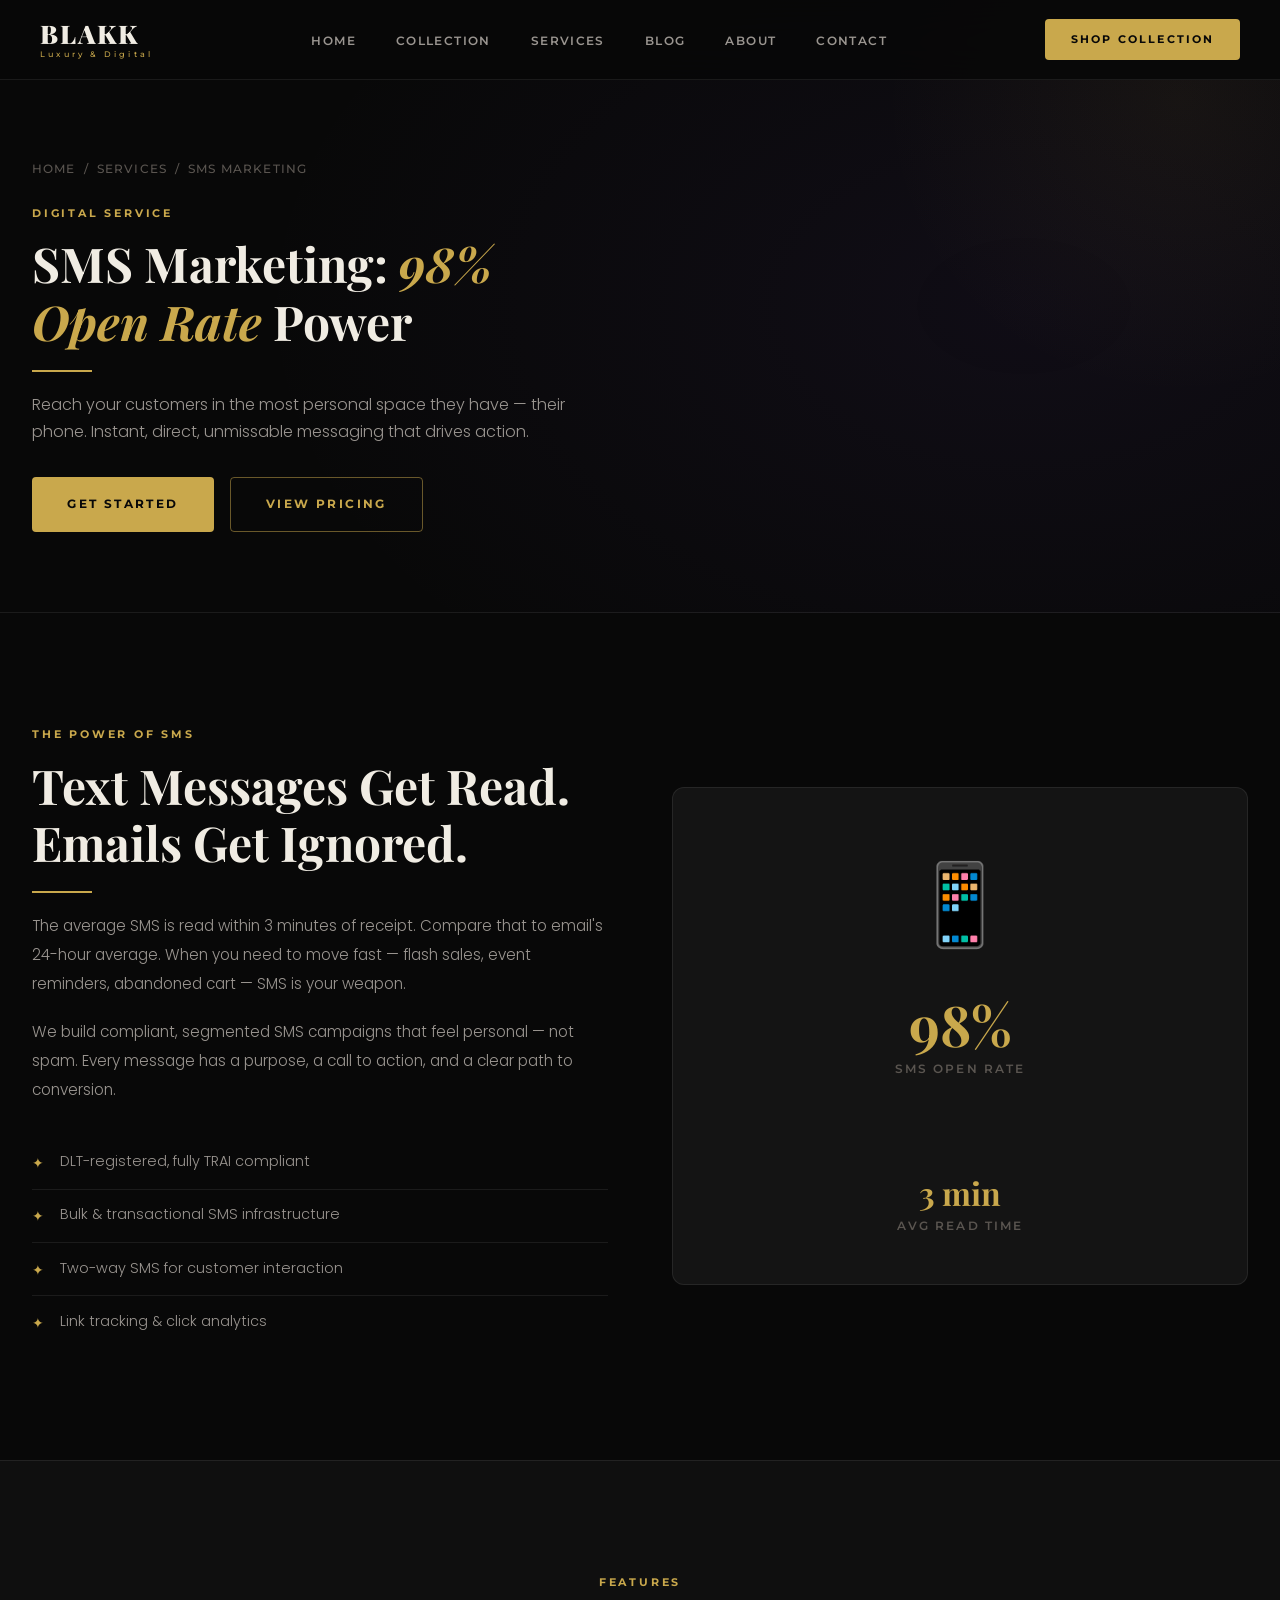
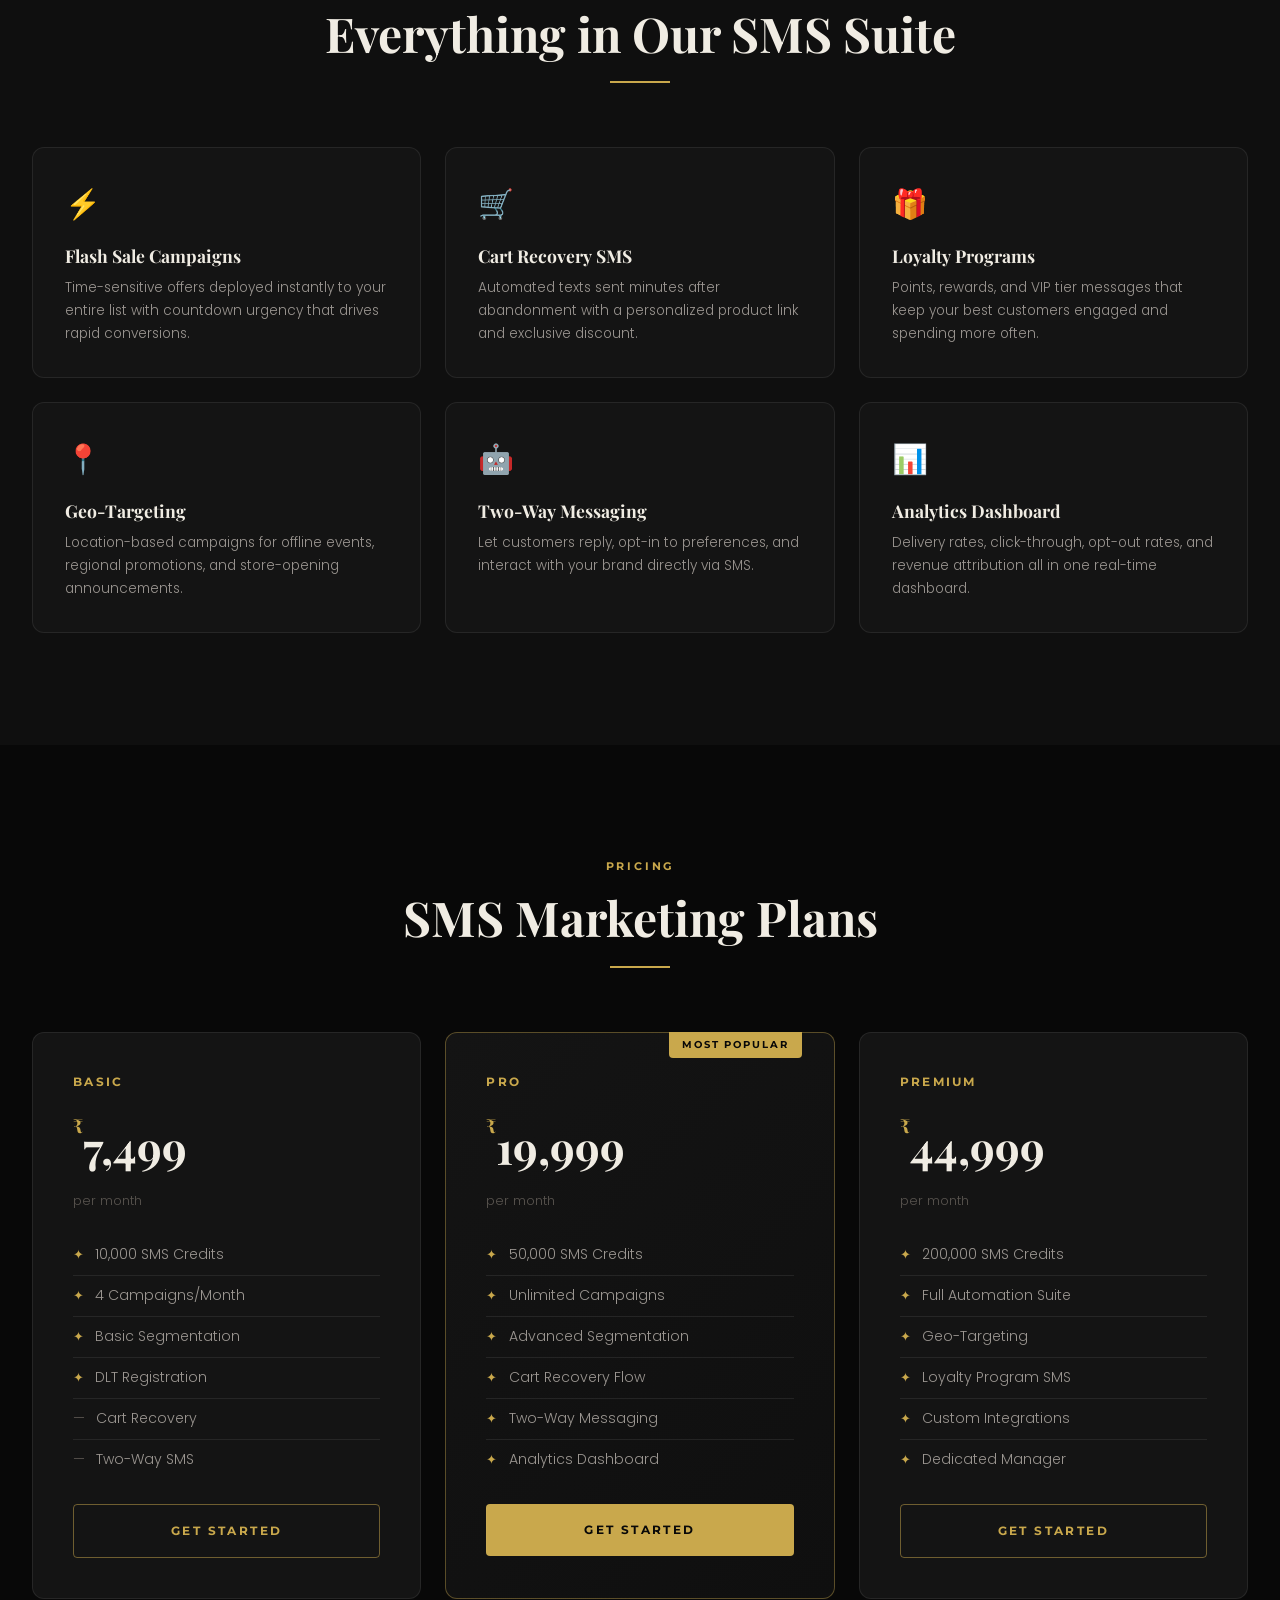
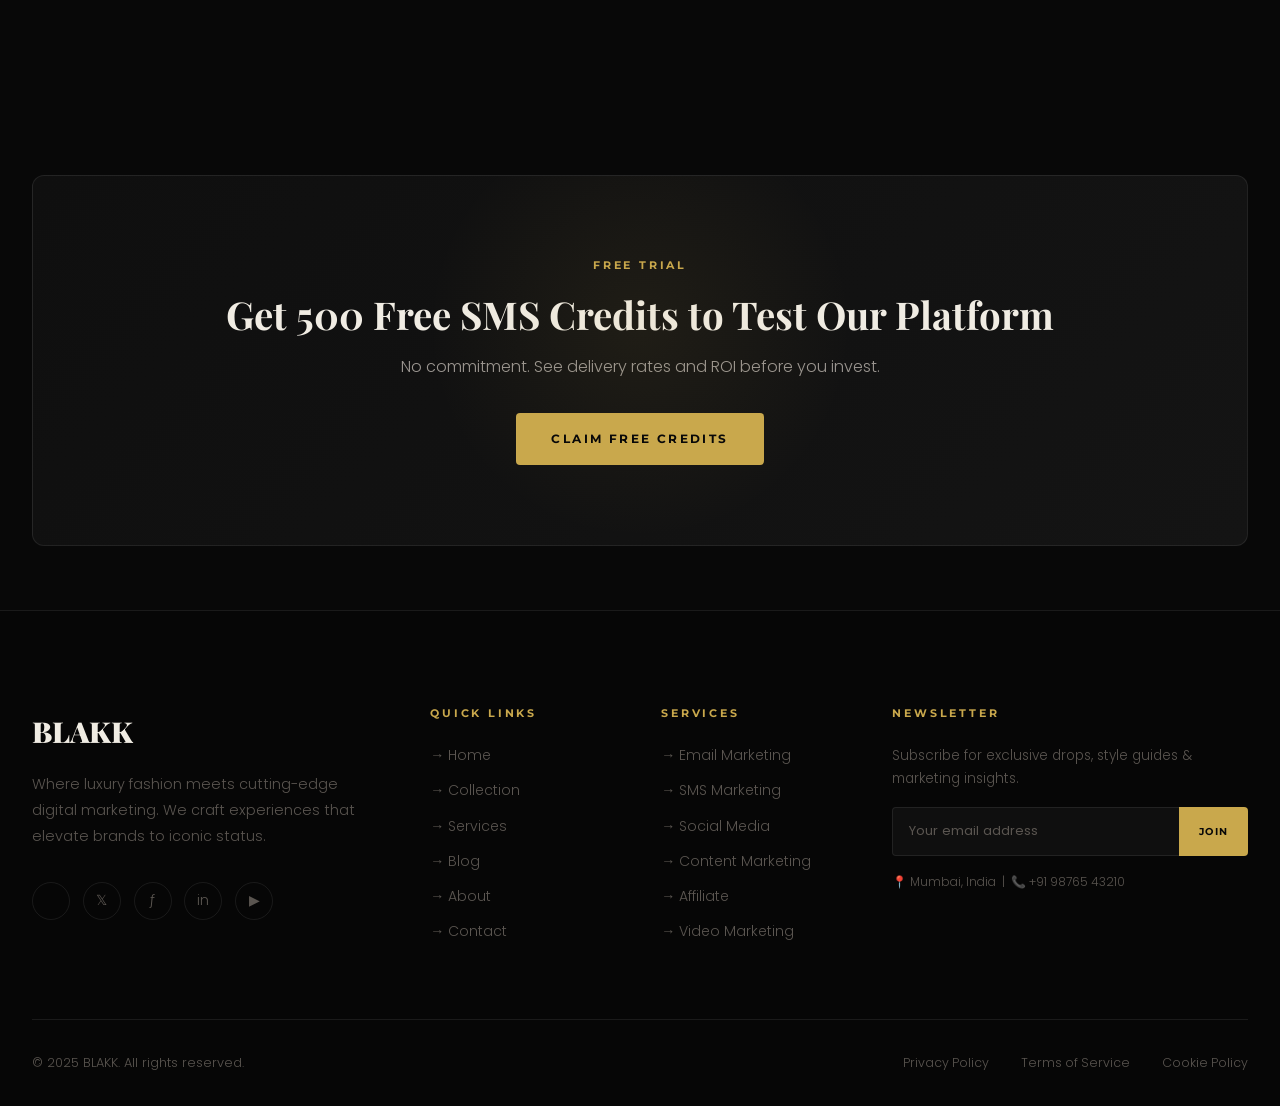
<file: sms-marketing.html>
<!DOCTYPE html>
<html lang="en">
<head>
  <meta charset="UTF-8">
  <meta name="viewport" content="width=device-width, initial-scale=1.0">
  <title>SMS Marketing — BLAKK</title>
  <link rel="stylesheet" href="style.css">
  <style>
    .features-grid { display:grid; grid-template-columns:repeat(3,1fr); gap:1.5rem; }
    .feature-box { background:var(--bg-card); border:1px solid var(--border-glass); border-radius:var(--radius-lg); padding:2rem; transition:var(--transition); }
    .feature-box:hover { border-color:rgba(201,168,76,0.2); transform:translateY(-4px); }
    .feature-icon { font-size:1.8rem; margin-bottom:1rem; }
    .feature-title { font-family:var(--font-display); font-size:1.1rem; margin-bottom:0.6rem; }
    .feature-desc { font-size:0.85rem; color:var(--text-secondary); line-height:1.7; }
    .pricing-grid { display:grid; grid-template-columns:repeat(3,1fr); gap:1.5rem; }
    .two-col { display:grid; grid-template-columns:1fr 1fr; gap:4rem; align-items:center; }
    @media(max-width:900px) { .features-grid{grid-template-columns:repeat(2,1fr);} .pricing-grid{grid-template-columns:1fr;} .two-col{grid-template-columns:1fr;gap:2.5rem;} }
    @media(max-width:500px) { .features-grid{grid-template-columns:1fr;} }
  </style>
</head>
<body>
<div id="navbar-container"></div>

<div class="page-hero" style="background:radial-gradient(ellipse 60% 80% at 80% 50%, rgba(123,79,207,0.07), transparent);">
  <div class="container">
    <div class="breadcrumb"><a href="index.html">Home</a><span>/</span><a href="services.html">Services</a><span>/</span><span>SMS Marketing</span></div>
    <div class="label" style="margin-bottom:0.8rem;">Digital Service</div>
    <h1 class="section-title" style="max-width:580px;">SMS Marketing: <em style="font-style:italic;color:var(--gold);">98% Open Rate</em> Power</h1>
    <div class="divider"></div>
    <p class="section-subtitle">Reach your customers in the most personal space they have — their phone. Instant, direct, unmissable messaging that drives action.</p>
    <div style="display:flex;gap:1rem;margin-top:2rem;flex-wrap:wrap;">
      <a href="contact.html" class="btn btn--primary">Get Started</a>
      <a href="#pricing" class="btn btn--outline">View Pricing</a>
    </div>
  </div>
</div>

<section class="section">
  <div class="container">
    <div class="two-col">
      <div>
        <div class="label" style="margin-bottom:0.8rem;">The Power of SMS</div>
        <h2 class="section-title">Text Messages Get Read. Emails Get Ignored.</h2>
        <div class="divider"></div>
        <p style="color:var(--text-secondary);font-size:0.95rem;line-height:1.9;margin-bottom:1.2rem;">The average SMS is read within 3 minutes of receipt. Compare that to email's 24-hour average. When you need to move fast — flash sales, event reminders, abandoned cart — SMS is your weapon.</p>
        <p style="color:var(--text-secondary);font-size:0.95rem;line-height:1.9;margin-bottom:2rem;">We build compliant, segmented SMS campaigns that feel personal — not spam. Every message has a purpose, a call to action, and a clear path to conversion.</p>
        <ul class="feature-list">
          <li><span class="icon">✦</span>DLT-registered, fully TRAI compliant</li>
          <li><span class="icon">✦</span>Bulk & transactional SMS infrastructure</li>
          <li><span class="icon">✦</span>Two-way SMS for customer interaction</li>
          <li><span class="icon">✦</span>Link tracking & click analytics</li>
        </ul>
      </div>
      <div style="background:var(--bg-card);border:1px solid var(--border-glass);border-radius:var(--radius-lg);padding:3rem;text-align:center;">
        <div style="font-size:5rem;margin-bottom:1.5rem;">📱</div>
        <div class="stat-number" style="font-size:3.5rem;">98%</div>
        <div class="stat-label">SMS Open Rate</div>
        <div class="gold-line"></div>
        <div class="stat-number" style="font-size:2rem;">3 min</div>
        <div class="stat-label">Avg Read Time</div>
      </div>
    </div>
  </div>
</section>

<section class="section" style="background:var(--bg-secondary);border-top:1px solid var(--border-glass);">
  <div class="container">
    <div class="section-header section-header--center">
      <div class="label" style="margin-bottom:0.8rem;">Features</div>
      <h2 class="section-title">Everything in Our SMS Suite</h2>
      <div class="divider divider--center"></div>
    </div>
    <div class="features-grid">
      <div class="feature-box"><div class="feature-icon">⚡</div><h3 class="feature-title">Flash Sale Campaigns</h3><p class="feature-desc">Time-sensitive offers deployed instantly to your entire list with countdown urgency that drives rapid conversions.</p></div>
      <div class="feature-box"><div class="feature-icon">🛒</div><h3 class="feature-title">Cart Recovery SMS</h3><p class="feature-desc">Automated texts sent minutes after abandonment with a personalized product link and exclusive discount.</p></div>
      <div class="feature-box"><div class="feature-icon">🎁</div><h3 class="feature-title">Loyalty Programs</h3><p class="feature-desc">Points, rewards, and VIP tier messages that keep your best customers engaged and spending more often.</p></div>
      <div class="feature-box"><div class="feature-icon">📍</div><h3 class="feature-title">Geo-Targeting</h3><p class="feature-desc">Location-based campaigns for offline events, regional promotions, and store-opening announcements.</p></div>
      <div class="feature-box"><div class="feature-icon">🤖</div><h3 class="feature-title">Two-Way Messaging</h3><p class="feature-desc">Let customers reply, opt-in to preferences, and interact with your brand directly via SMS.</p></div>
      <div class="feature-box"><div class="feature-icon">📊</div><h3 class="feature-title">Analytics Dashboard</h3><p class="feature-desc">Delivery rates, click-through, opt-out rates, and revenue attribution all in one real-time dashboard.</p></div>
    </div>
  </div>
</section>

<section class="section" id="pricing">
  <div class="container">
    <div class="section-header section-header--center">
      <div class="label" style="margin-bottom:0.8rem;">Pricing</div>
      <h2 class="section-title">SMS Marketing Plans</h2>
      <div class="divider divider--center"></div>
    </div>
    <div class="pricing-grid">
      <div class="pricing-card">
        <div class="pricing-card__name">Basic</div>
        <div class="pricing-card__price"><sup>₹</sup>7,499</div>
        <div class="pricing-card__period">per month</div>
        <div class="pricing-card__features">
          <div class="pricing-card__feature"><span class="check">✦</span>10,000 SMS Credits</div>
          <div class="pricing-card__feature"><span class="check">✦</span>4 Campaigns/Month</div>
          <div class="pricing-card__feature"><span class="check">✦</span>Basic Segmentation</div>
          <div class="pricing-card__feature"><span class="check">✦</span>DLT Registration</div>
          <div class="pricing-card__feature"><span class="cross">—</span>Cart Recovery</div>
          <div class="pricing-card__feature"><span class="cross">—</span>Two-Way SMS</div>
        </div>
        <a href="contact.html" class="btn btn--outline" style="width:100%;justify-content:center;">Get Started</a>
      </div>
      <div class="pricing-card pricing-card--featured">
        <div class="pricing-card__name">Pro</div>
        <div class="pricing-card__price"><sup>₹</sup>19,999</div>
        <div class="pricing-card__period">per month</div>
        <div class="pricing-card__features">
          <div class="pricing-card__feature"><span class="check">✦</span>50,000 SMS Credits</div>
          <div class="pricing-card__feature"><span class="check">✦</span>Unlimited Campaigns</div>
          <div class="pricing-card__feature"><span class="check">✦</span>Advanced Segmentation</div>
          <div class="pricing-card__feature"><span class="check">✦</span>Cart Recovery Flow</div>
          <div class="pricing-card__feature"><span class="check">✦</span>Two-Way Messaging</div>
          <div class="pricing-card__feature"><span class="check">✦</span>Analytics Dashboard</div>
        </div>
        <a href="contact.html" class="btn btn--primary" style="width:100%;justify-content:center;">Get Started</a>
      </div>
      <div class="pricing-card">
        <div class="pricing-card__name">Premium</div>
        <div class="pricing-card__price"><sup>₹</sup>44,999</div>
        <div class="pricing-card__period">per month</div>
        <div class="pricing-card__features">
          <div class="pricing-card__feature"><span class="check">✦</span>200,000 SMS Credits</div>
          <div class="pricing-card__feature"><span class="check">✦</span>Full Automation Suite</div>
          <div class="pricing-card__feature"><span class="check">✦</span>Geo-Targeting</div>
          <div class="pricing-card__feature"><span class="check">✦</span>Loyalty Program SMS</div>
          <div class="pricing-card__feature"><span class="check">✦</span>Custom Integrations</div>
          <div class="pricing-card__feature"><span class="check">✦</span>Dedicated Manager</div>
        </div>
        <a href="contact.html" class="btn btn--outline" style="width:100%;justify-content:center;">Get Started</a>
      </div>
    </div>
  </div>
</section>

<section class="section--sm">
  <div class="container">
    <div class="cta-banner">
      <div class="label" style="margin-bottom:1rem;">Free Trial</div>
      <h2 style="font-size:clamp(1.8rem,3vw,2.5rem);margin-bottom:1rem;">Get 500 Free SMS Credits to Test Our Platform</h2>
      <p style="color:var(--text-secondary);margin-bottom:2rem;">No commitment. See delivery rates and ROI before you invest.</p>
      <a href="contact.html" class="btn btn--primary">Claim Free Credits</a>
    </div>
  </div>
</section>

<div id="footer-container"></div>
<script src="components.js"></script>
</body>
</html>
</file>
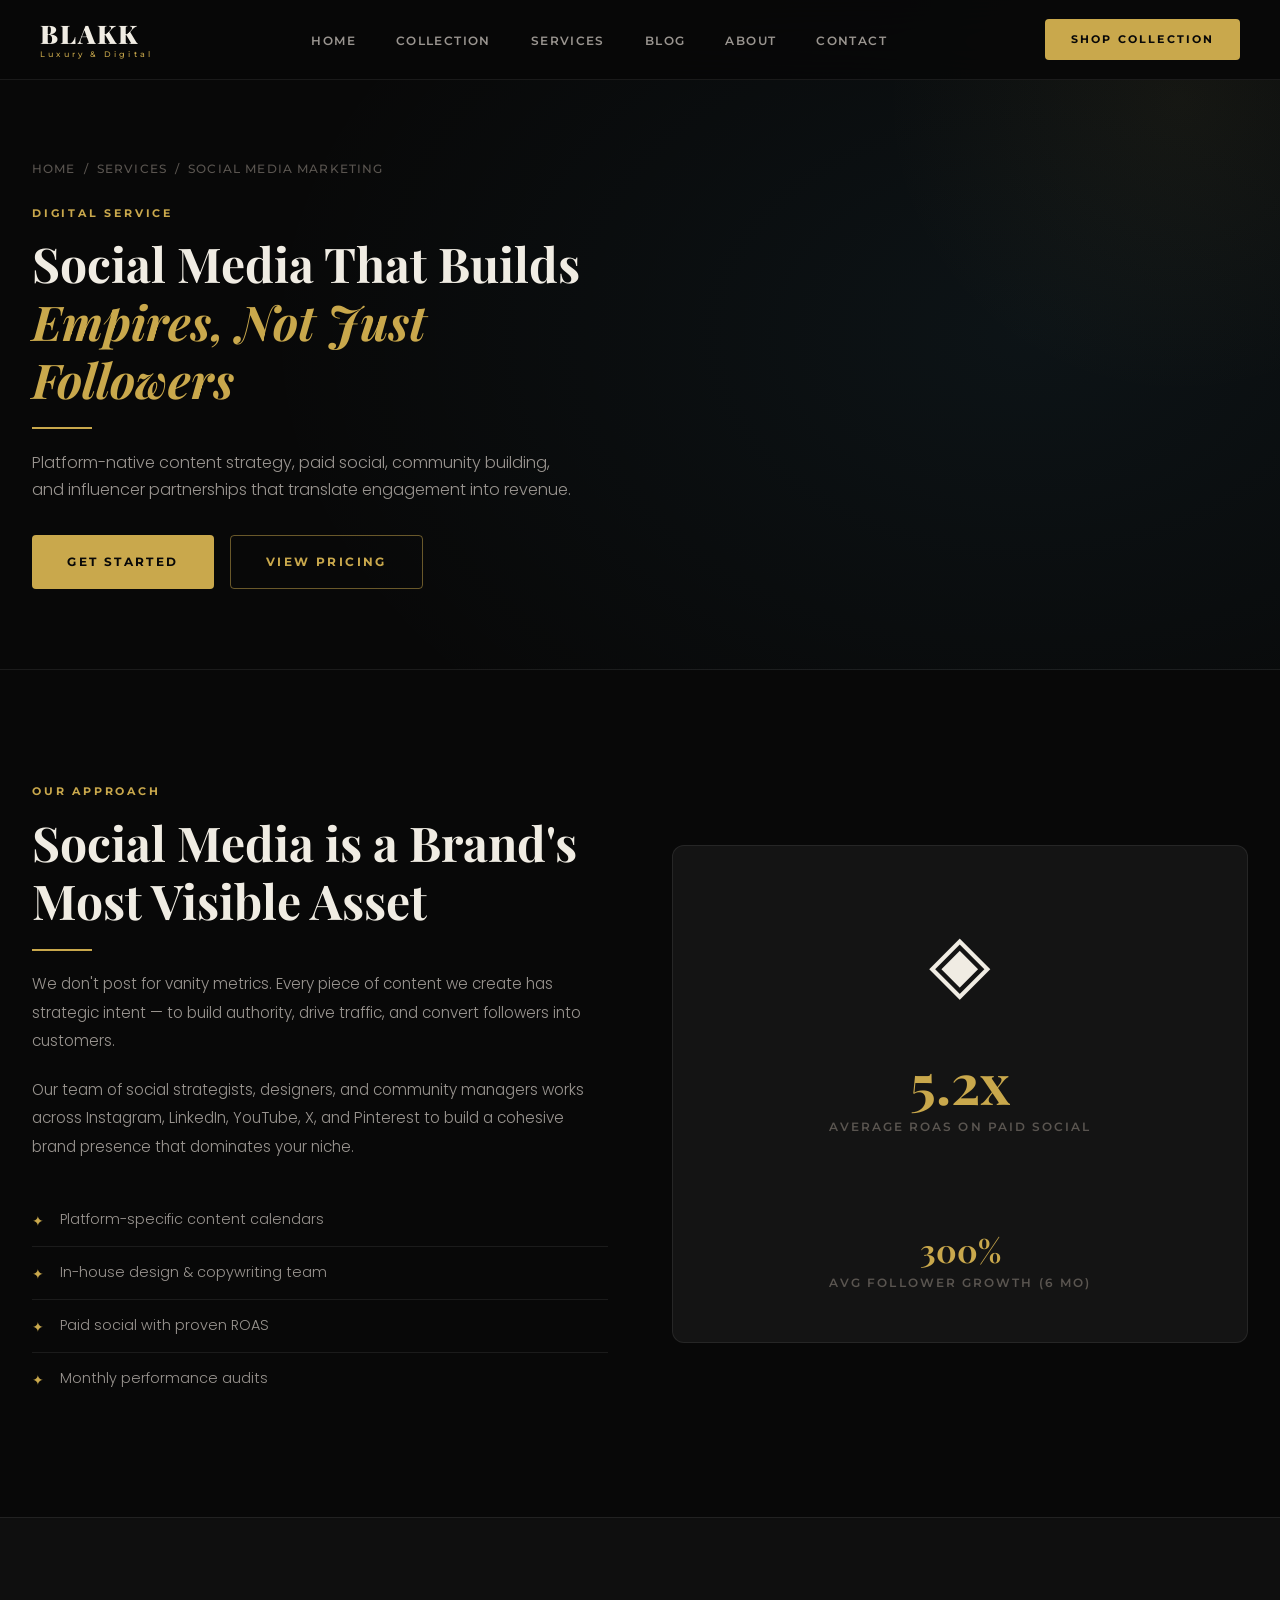
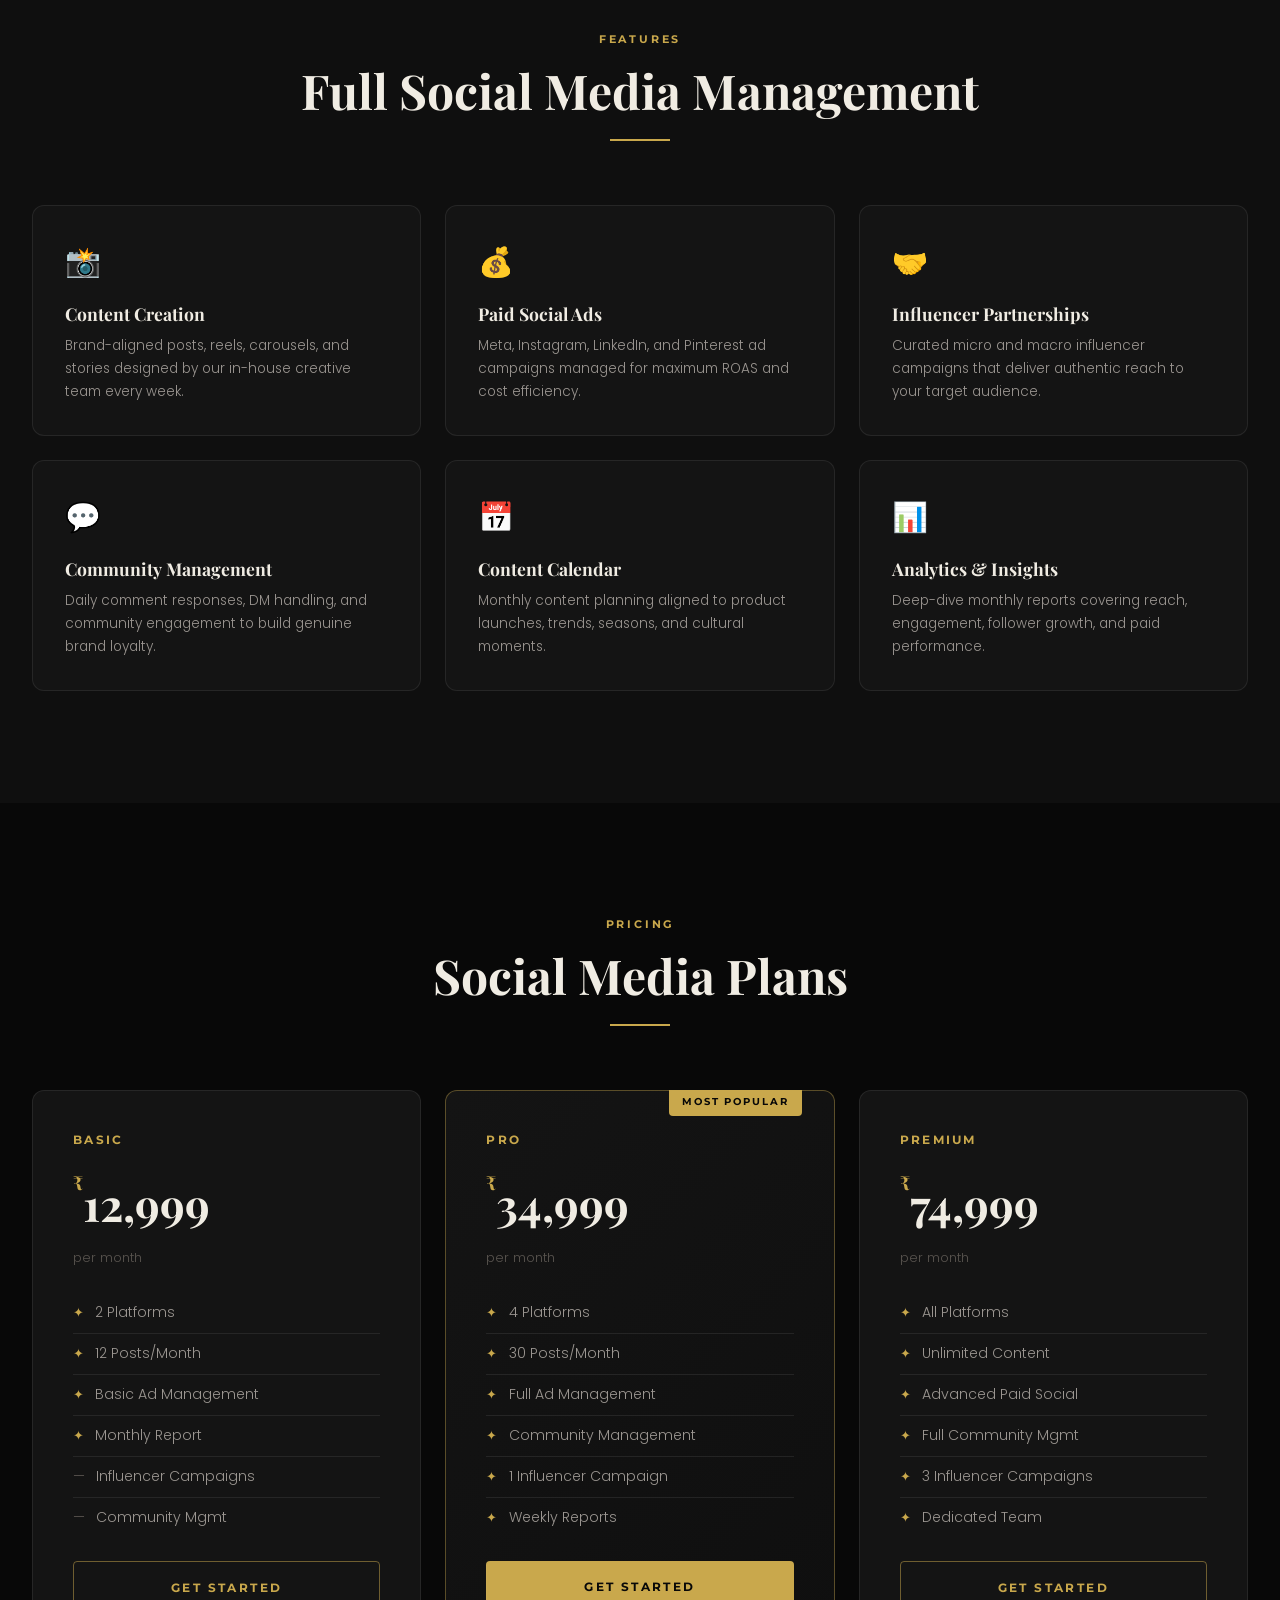
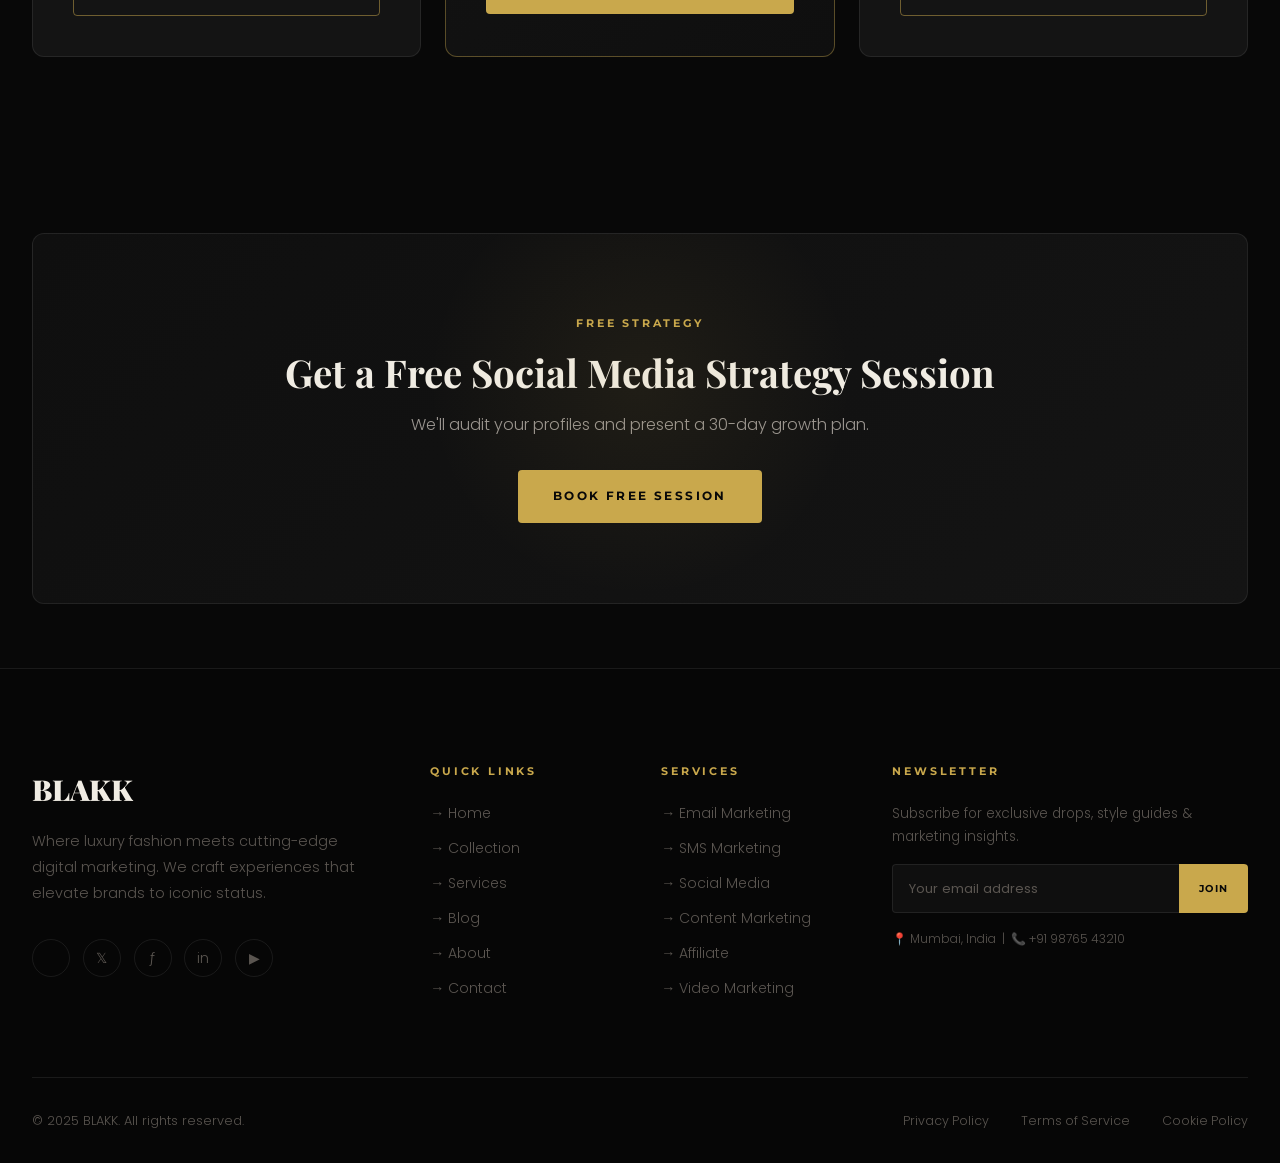
<file: social-media-marketing.html>
<!DOCTYPE html>
<html lang="en">
<head>
  <meta charset="UTF-8">
  <meta name="viewport" content="width=device-width, initial-scale=1.0">
  <title>Social Media Marketing — BLAKK</title>
  <link rel="stylesheet" href="style.css">
  <style>
    .features-grid{display:grid;grid-template-columns:repeat(3,1fr);gap:1.5rem;}
    .feature-box{background:var(--bg-card);border:1px solid var(--border-glass);border-radius:var(--radius-lg);padding:2rem;transition:var(--transition);}
    .feature-box:hover{border-color:rgba(201,168,76,0.2);transform:translateY(-4px);}
    .feature-icon{font-size:1.8rem;margin-bottom:1rem;}
    .feature-title{font-family:var(--font-display);font-size:1.1rem;margin-bottom:0.6rem;}
    .feature-desc{font-size:.85rem;color:var(--text-secondary);line-height:1.7;}
    .pricing-grid{display:grid;grid-template-columns:repeat(3,1fr);gap:1.5rem;}
    .two-col{display:grid;grid-template-columns:1fr 1fr;gap:4rem;align-items:center;}
    @media(max-width:900px){.features-grid{grid-template-columns:repeat(2,1fr);}.pricing-grid{grid-template-columns:1fr;}.two-col{grid-template-columns:1fr;gap:2.5rem;}}
    @media(max-width:500px){.features-grid{grid-template-columns:1fr;}}
  </style>
</head>
<body>
<div id="navbar-container"></div>
<div class="page-hero" style="background:radial-gradient(ellipse 60% 80% at 80% 50%,rgba(79,195,247,.06),transparent);">
  <div class="container">
    <div class="breadcrumb"><a href="index.html">Home</a><span>/</span><a href="services.html">Services</a><span>/</span><span>Social Media Marketing</span></div>
    <div class="label" style="margin-bottom:.8rem;">Digital Service</div>
    <h1 class="section-title" style="max-width:580px;">Social Media That Builds <em style="font-style:italic;color:var(--gold);">Empires, Not Just Followers</em></h1>
    <div class="divider"></div>
    <p class="section-subtitle">Platform-native content strategy, paid social, community building, and influencer partnerships that translate engagement into revenue.</p>
    <div style="display:flex;gap:1rem;margin-top:2rem;flex-wrap:wrap;"><a href="contact.html" class="btn btn--primary">Get Started</a><a href="#pricing" class="btn btn--outline">View Pricing</a></div>
  </div>
</div>
<section class="section">
  <div class="container">
    <div class="two-col">
      <div>
        <div class="label" style="margin-bottom:.8rem;">Our Approach</div>
        <h2 class="section-title">Social Media is a Brand's Most Visible Asset</h2>
        <div class="divider"></div>
        <p style="color:var(--text-secondary);font-size:.95rem;line-height:1.9;margin-bottom:1.2rem;">We don't post for vanity metrics. Every piece of content we create has strategic intent — to build authority, drive traffic, and convert followers into customers.</p>
        <p style="color:var(--text-secondary);font-size:.95rem;line-height:1.9;margin-bottom:2rem;">Our team of social strategists, designers, and community managers works across Instagram, LinkedIn, YouTube, X, and Pinterest to build a cohesive brand presence that dominates your niche.</p>
        <ul class="feature-list">
          <li><span class="icon">✦</span>Platform-specific content calendars</li>
          <li><span class="icon">✦</span>In-house design & copywriting team</li>
          <li><span class="icon">✦</span>Paid social with proven ROAS</li>
          <li><span class="icon">✦</span>Monthly performance audits</li>
        </ul>
      </div>
      <div style="background:var(--bg-card);border:1px solid var(--border-glass);border-radius:var(--radius-lg);padding:3rem;text-align:center;">
        <div style="font-size:5rem;margin-bottom:1.5rem;">◈</div>
        <div class="stat-number" style="font-size:3.5rem;">5.2x</div>
        <div class="stat-label">Average ROAS on Paid Social</div>
        <div class="gold-line"></div>
        <div class="stat-number" style="font-size:2rem;">300%</div>
        <div class="stat-label">Avg Follower Growth (6 mo)</div>
      </div>
    </div>
  </div>
</section>
<section class="section" style="background:var(--bg-secondary);border-top:1px solid var(--border-glass);">
  <div class="container">
    <div class="section-header section-header--center">
      <div class="label" style="margin-bottom:.8rem;">Features</div>
      <h2 class="section-title">Full Social Media Management</h2>
      <div class="divider divider--center"></div>
    </div>
    <div class="features-grid">
      <div class="feature-box"><div class="feature-icon">📸</div><h3 class="feature-title">Content Creation</h3><p class="feature-desc">Brand-aligned posts, reels, carousels, and stories designed by our in-house creative team every week.</p></div>
      <div class="feature-box"><div class="feature-icon">💰</div><h3 class="feature-title">Paid Social Ads</h3><p class="feature-desc">Meta, Instagram, LinkedIn, and Pinterest ad campaigns managed for maximum ROAS and cost efficiency.</p></div>
      <div class="feature-box"><div class="feature-icon">🤝</div><h3 class="feature-title">Influencer Partnerships</h3><p class="feature-desc">Curated micro and macro influencer campaigns that deliver authentic reach to your target audience.</p></div>
      <div class="feature-box"><div class="feature-icon">💬</div><h3 class="feature-title">Community Management</h3><p class="feature-desc">Daily comment responses, DM handling, and community engagement to build genuine brand loyalty.</p></div>
      <div class="feature-box"><div class="feature-icon">📅</div><h3 class="feature-title">Content Calendar</h3><p class="feature-desc">Monthly content planning aligned to product launches, trends, seasons, and cultural moments.</p></div>
      <div class="feature-box"><div class="feature-icon">📊</div><h3 class="feature-title">Analytics & Insights</h3><p class="feature-desc">Deep-dive monthly reports covering reach, engagement, follower growth, and paid performance.</p></div>
    </div>
  </div>
</section>
<section class="section" id="pricing">
  <div class="container">
    <div class="section-header section-header--center">
      <div class="label" style="margin-bottom:.8rem;">Pricing</div>
      <h2 class="section-title">Social Media Plans</h2>
      <div class="divider divider--center"></div>
    </div>
    <div class="pricing-grid">
      <div class="pricing-card">
        <div class="pricing-card__name">Basic</div>
        <div class="pricing-card__price"><sup>₹</sup>12,999</div>
        <div class="pricing-card__period">per month</div>
        <div class="pricing-card__features">
          <div class="pricing-card__feature"><span class="check">✦</span>2 Platforms</div>
          <div class="pricing-card__feature"><span class="check">✦</span>12 Posts/Month</div>
          <div class="pricing-card__feature"><span class="check">✦</span>Basic Ad Management</div>
          <div class="pricing-card__feature"><span class="check">✦</span>Monthly Report</div>
          <div class="pricing-card__feature"><span class="cross">—</span>Influencer Campaigns</div>
          <div class="pricing-card__feature"><span class="cross">—</span>Community Mgmt</div>
        </div>
        <a href="contact.html" class="btn btn--outline" style="width:100%;justify-content:center;">Get Started</a>
      </div>
      <div class="pricing-card pricing-card--featured">
        <div class="pricing-card__name">Pro</div>
        <div class="pricing-card__price"><sup>₹</sup>34,999</div>
        <div class="pricing-card__period">per month</div>
        <div class="pricing-card__features">
          <div class="pricing-card__feature"><span class="check">✦</span>4 Platforms</div>
          <div class="pricing-card__feature"><span class="check">✦</span>30 Posts/Month</div>
          <div class="pricing-card__feature"><span class="check">✦</span>Full Ad Management</div>
          <div class="pricing-card__feature"><span class="check">✦</span>Community Management</div>
          <div class="pricing-card__feature"><span class="check">✦</span>1 Influencer Campaign</div>
          <div class="pricing-card__feature"><span class="check">✦</span>Weekly Reports</div>
        </div>
        <a href="contact.html" class="btn btn--primary" style="width:100%;justify-content:center;">Get Started</a>
      </div>
      <div class="pricing-card">
        <div class="pricing-card__name">Premium</div>
        <div class="pricing-card__price"><sup>₹</sup>74,999</div>
        <div class="pricing-card__period">per month</div>
        <div class="pricing-card__features">
          <div class="pricing-card__feature"><span class="check">✦</span>All Platforms</div>
          <div class="pricing-card__feature"><span class="check">✦</span>Unlimited Content</div>
          <div class="pricing-card__feature"><span class="check">✦</span>Advanced Paid Social</div>
          <div class="pricing-card__feature"><span class="check">✦</span>Full Community Mgmt</div>
          <div class="pricing-card__feature"><span class="check">✦</span>3 Influencer Campaigns</div>
          <div class="pricing-card__feature"><span class="check">✦</span>Dedicated Team</div>
        </div>
        <a href="contact.html" class="btn btn--outline" style="width:100%;justify-content:center;">Get Started</a>
      </div>
    </div>
  </div>
</section>
<section class="section--sm"><div class="container"><div class="cta-banner"><div class="label" style="margin-bottom:1rem;">Free Strategy</div><h2 style="font-size:clamp(1.8rem,3vw,2.5rem);margin-bottom:1rem;">Get a Free Social Media Strategy Session</h2><p style="color:var(--text-secondary);margin-bottom:2rem;">We'll audit your profiles and present a 30-day growth plan.</p><a href="contact.html" class="btn btn--primary">Book Free Session</a></div></div></section>
<div id="footer-container"></div>
<script src="components.js"></script>
</body>
</html>
</file>
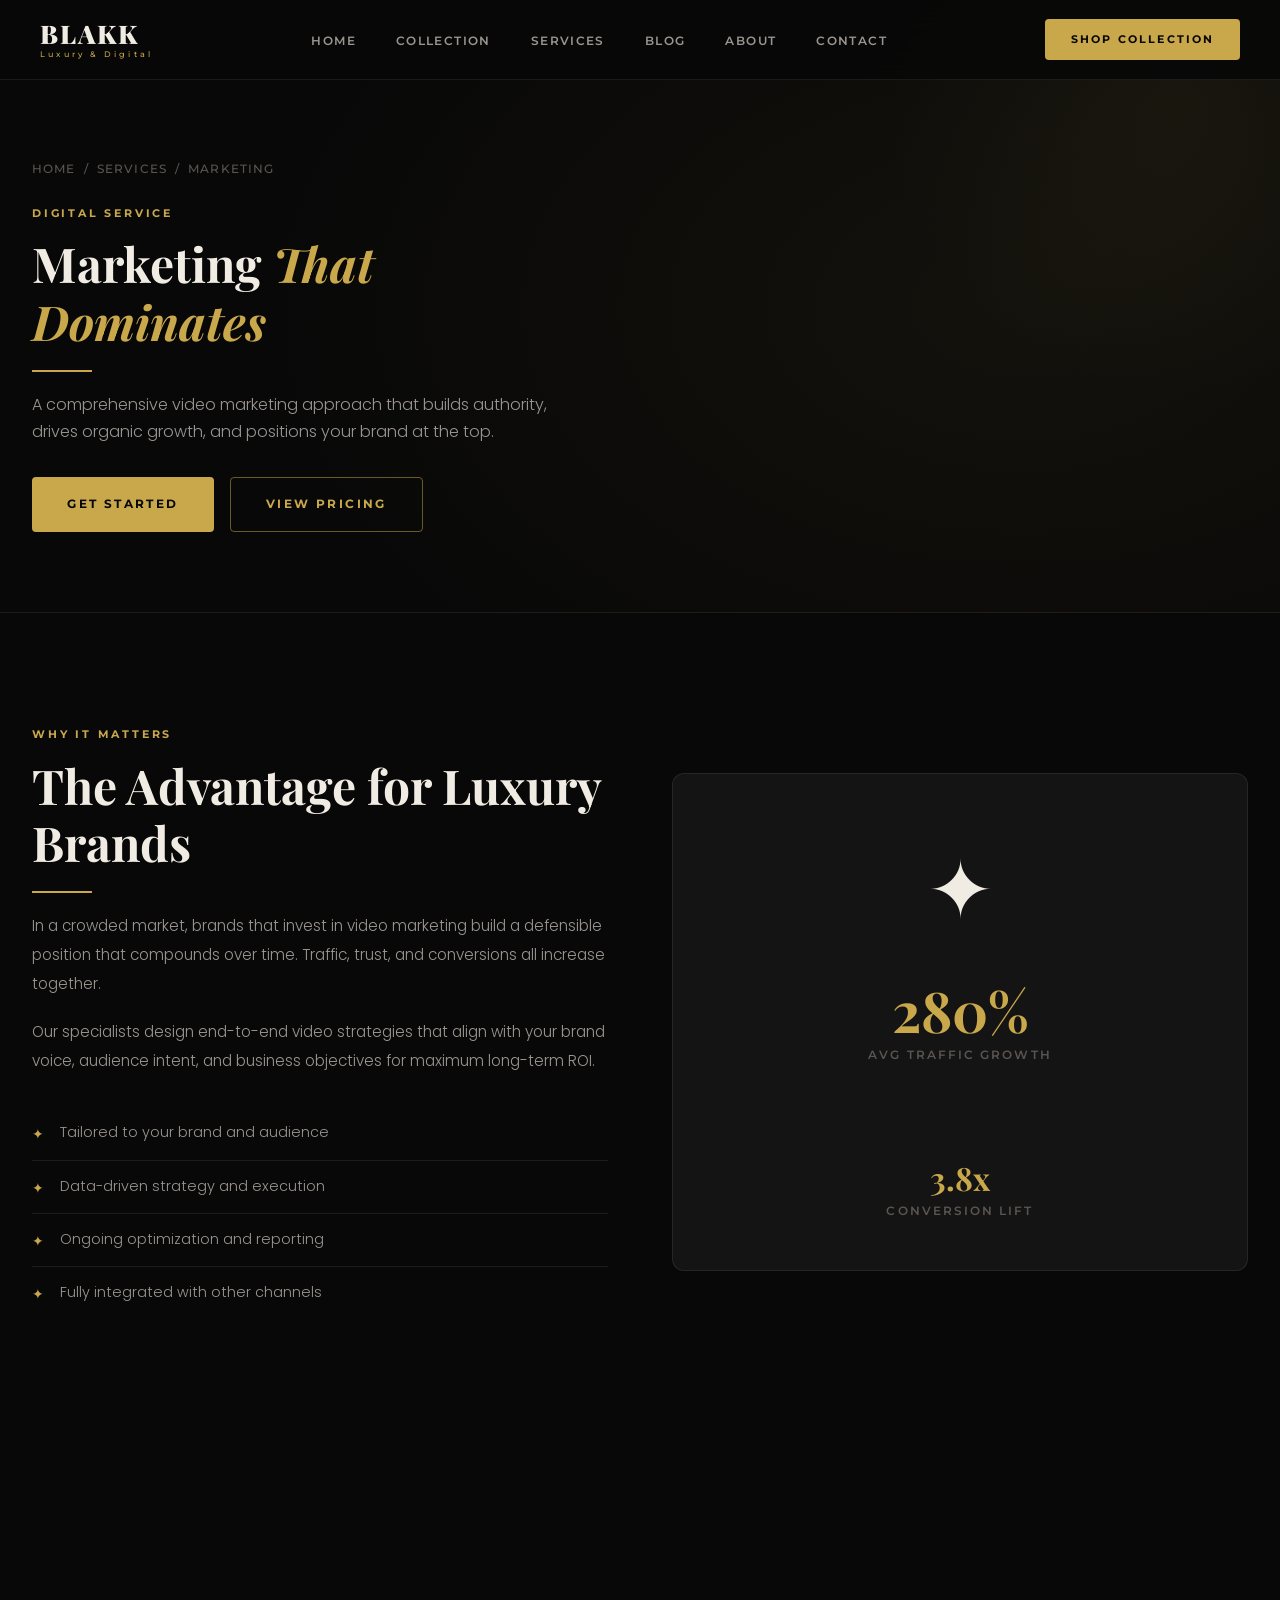
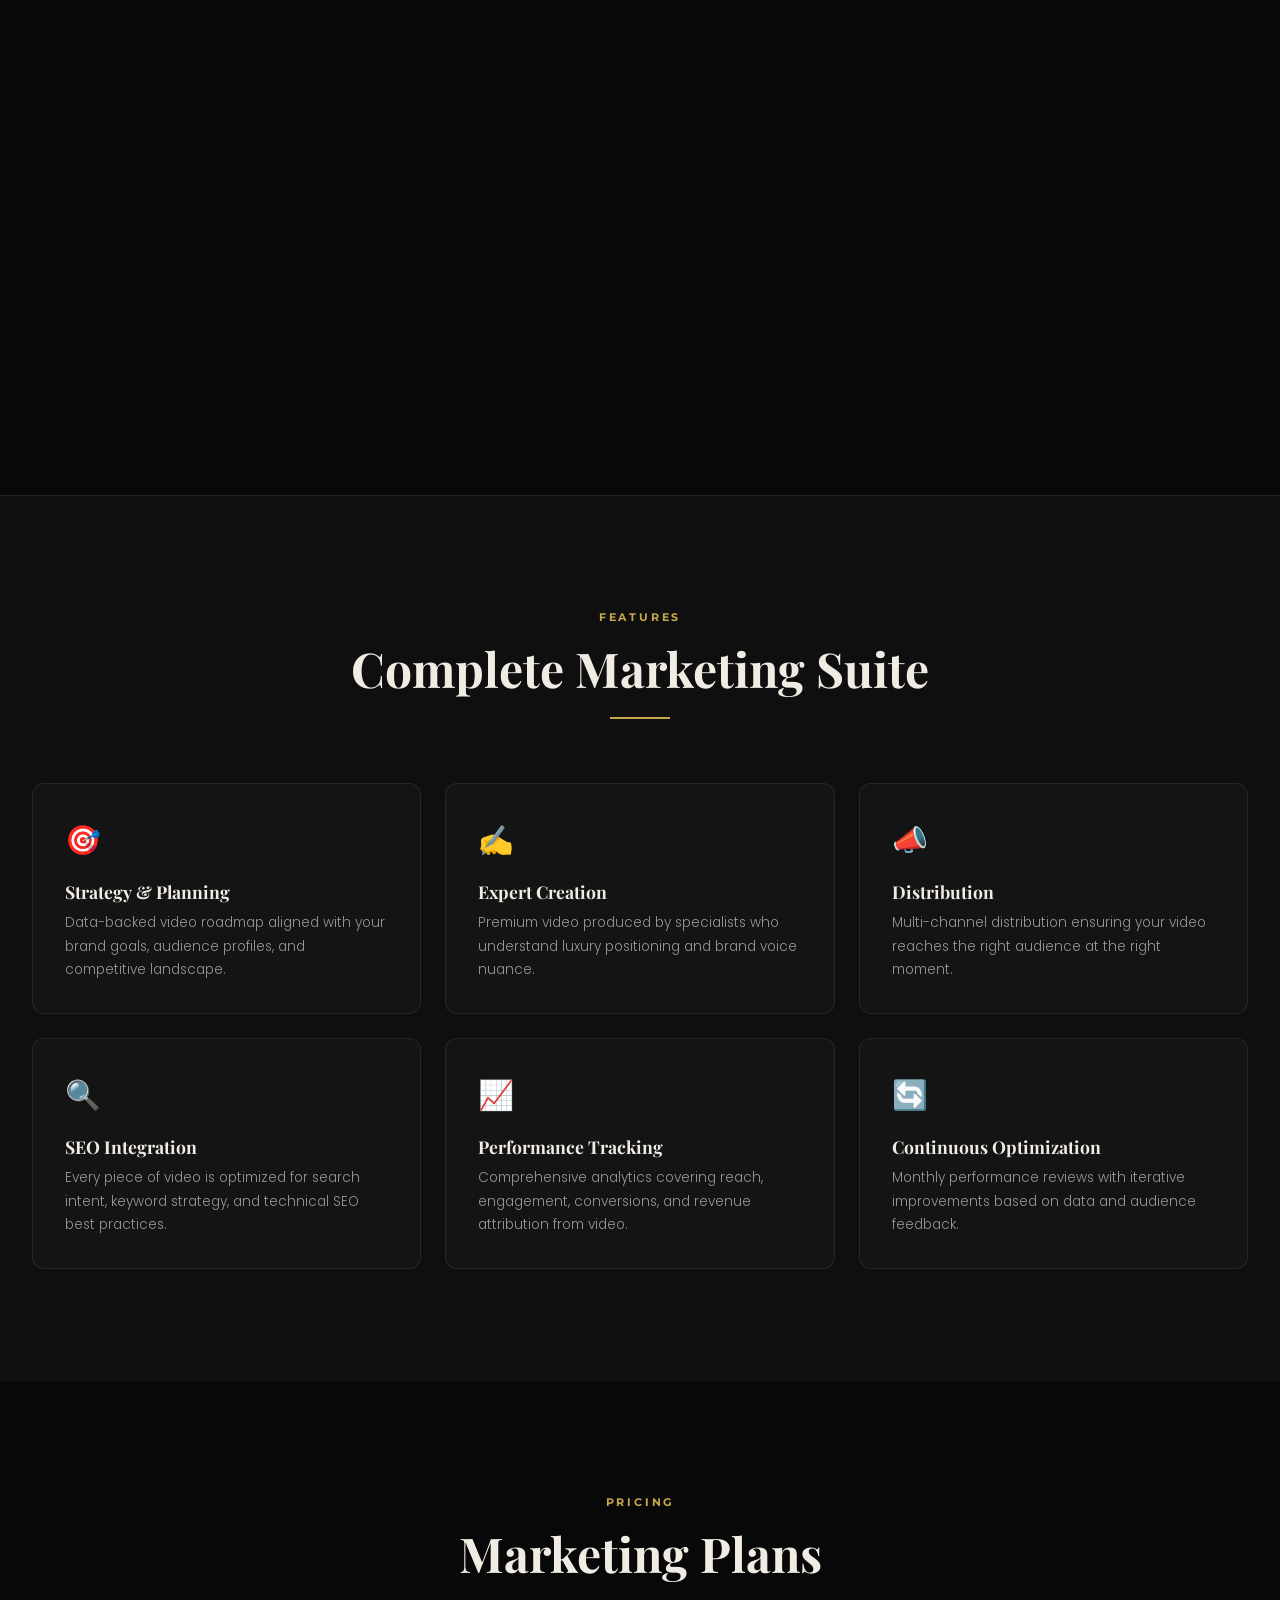
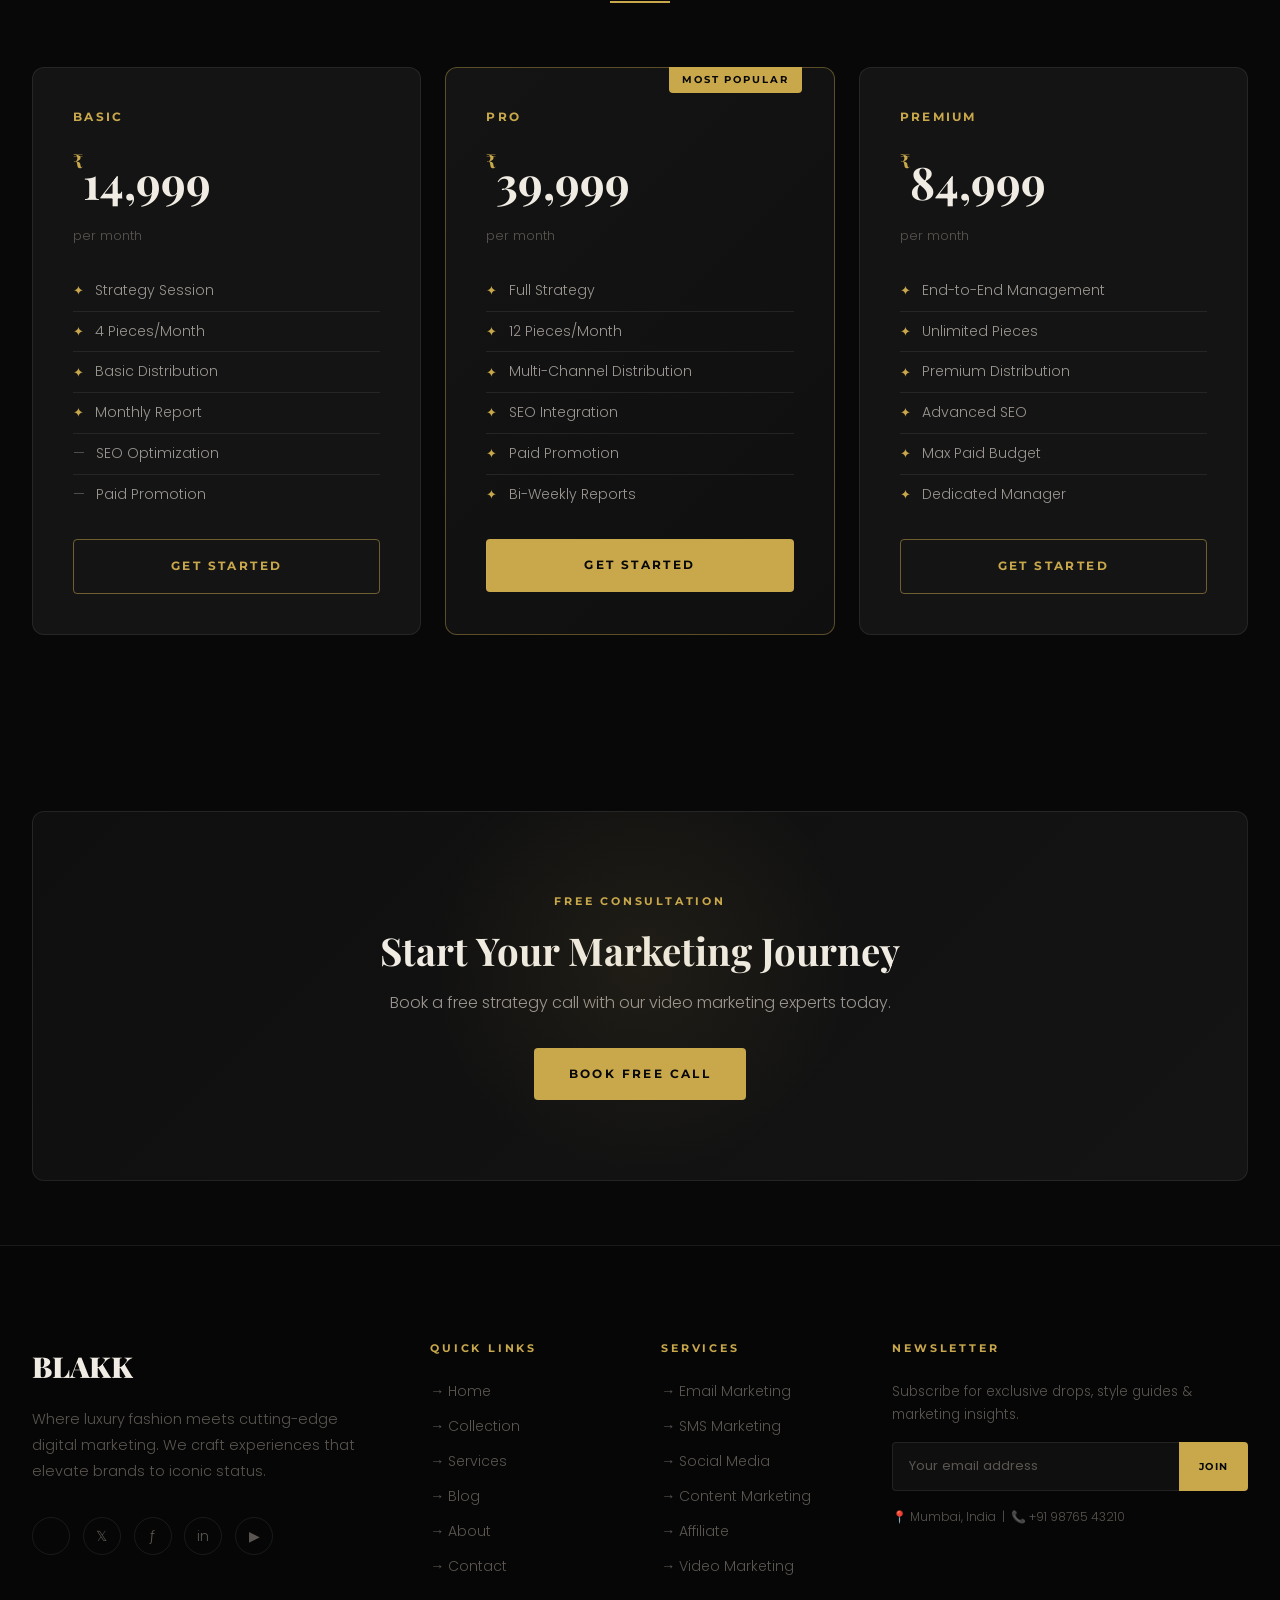
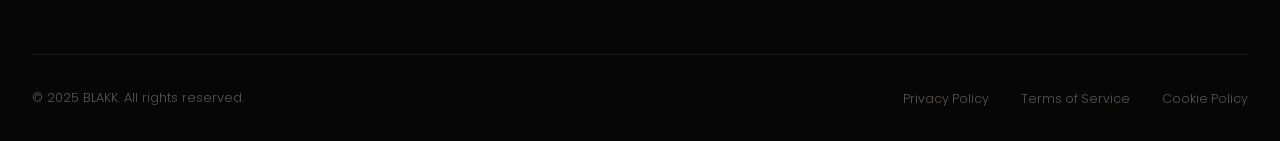
<file: video-marketing.html>
<!DOCTYPE html>
<html lang="en">
<head>
  <meta charset="UTF-8">
  <meta name="viewport" content="width=device-width, initial-scale=1.0">
  <title>Video Marketing — BLAKK</title>
  <link rel="stylesheet" href="style.css">
  <style>
    .features-grid{display:grid;grid-template-columns:repeat(3,1fr);gap:1.5rem;}
    .feature-box{background:var(--bg-card);border:1px solid var(--border-glass);border-radius:var(--radius-lg);padding:2rem;transition:var(--transition);}
    .feature-box:hover{border-color:rgba(201,168,76,.2);transform:translateY(-4px);}
    .feature-icon{font-size:1.8rem;margin-bottom:1rem;}
    .feature-title{font-family:var(--font-display);font-size:1.1rem;margin-bottom:.6rem;}
    .feature-desc{font-size:.85rem;color:var(--text-secondary);line-height:1.7;}
    .pricing-grid{display:grid;grid-template-columns:repeat(3,1fr);gap:1.5rem;}
    .two-col{display:grid;grid-template-columns:1fr 1fr;gap:4rem;align-items:center;}
    @media(max-width:900px){.features-grid{grid-template-columns:repeat(2,1fr);}.pricing-grid{grid-template-columns:1fr;}.two-col{grid-template-columns:1fr;gap:2.5rem;}}
    @media(max-width:500px){.features-grid{grid-template-columns:1fr;}}
  </style>
</head>
<body>
<div id="navbar-container"></div>
<div class="page-hero" style="background:radial-gradient(ellipse 60% 80% at 80% 50%,rgba(201,168,76,.06),transparent);">
  <div class="container">
    <div class="breadcrumb"><a href="index.html">Home</a><span>/</span><a href="services.html">Services</a><span>/</span><span> Marketing</span></div>
    <div class="label" style="margin-bottom:.8rem;">Digital Service</div>
    <h1 class="section-title" style="max-width:580px;"> Marketing <em style="font-style:italic;color:var(--gold);">That Dominates</em></h1>
    <div class="divider"></div>
    <p class="section-subtitle">A comprehensive video marketing approach that builds authority, drives organic growth, and positions your brand at the top.</p>
    <div style="display:flex;gap:1rem;margin-top:2rem;flex-wrap:wrap;"><a href="contact.html" class="btn btn--primary">Get Started</a><a href="#pricing" class="btn btn--outline">View Pricing</a></div>
  </div>
</div>
<section class="section">
  <div class="container">
    <div class="two-col">
      <div>
        <div class="label" style="margin-bottom:.8rem;">Why It Matters</div>
        <h2 class="section-title">The  Advantage for Luxury Brands</h2>
        <div class="divider"></div>
        <p style="color:var(--text-secondary);font-size:.95rem;line-height:1.9;margin-bottom:1.2rem;">In a crowded market, brands that invest in video marketing build a defensible position that compounds over time. Traffic, trust, and conversions all increase together.</p>
        <p style="color:var(--text-secondary);font-size:.95rem;line-height:1.9;margin-bottom:2rem;">Our specialists design end-to-end video strategies that align with your brand voice, audience intent, and business objectives for maximum long-term ROI.</p>
        <ul class="feature-list">
          <li><span class="icon">✦</span>Tailored to your brand and audience</li>
          <li><span class="icon">✦</span>Data-driven strategy and execution</li>
          <li><span class="icon">✦</span>Ongoing optimization and reporting</li>
          <li><span class="icon">✦</span>Fully integrated with other channels</li>
        </ul>
      </div>
      <div style="background:var(--bg-card);border:1px solid var(--border-glass);border-radius:var(--radius-lg);padding:3rem;text-align:center;">
        <div style="font-size:5rem;margin-bottom:1.5rem;">✦</div>
        <div class="stat-number" style="font-size:3.5rem;">280%</div>
        <div class="stat-label">Avg Traffic Growth</div>
        <div class="gold-line"></div>
        <div class="stat-number" style="font-size:2rem;">3.8x</div>
        <div class="stat-label">Conversion Lift</div>
      </div>
    </div>
  </div>
</section>
<!-- VIDEO SECTION (ADDED) -->
<div style="margin-bottom:1rem;">
  <video autoplay muted loop playsinline style="width:100%;border-radius:8px;">
    <source src="black video.mp4" type="video/mp4">
    Your browser does not support the video tag.
  </video>
</div>
<section class="section" style="background:var(--bg-secondary);border-top:1px solid var(--border-glass);">
  <div class="container">
    <div class="section-header section-header--center">
      <div class="label" style="margin-bottom:.8rem;">Features</div>
      <h2 class="section-title">Complete  Marketing Suite</h2>
      <div class="divider divider--center"></div>
    </div>
    <div class="features-grid">
      <div class="feature-box"><div class="feature-icon">🎯</div><h3 class="feature-title">Strategy & Planning</h3><p class="feature-desc">Data-backed video roadmap aligned with your brand goals, audience profiles, and competitive landscape.</p></div>
      <div class="feature-box"><div class="feature-icon">✍️</div><h3 class="feature-title">Expert Creation</h3><p class="feature-desc">Premium video produced by specialists who understand luxury positioning and brand voice nuance.</p></div>
      <div class="feature-box"><div class="feature-icon">📣</div><h3 class="feature-title">Distribution</h3><p class="feature-desc">Multi-channel distribution ensuring your video reaches the right audience at the right moment.</p></div>
      <div class="feature-box"><div class="feature-icon">🔍</div><h3 class="feature-title">SEO Integration</h3><p class="feature-desc">Every piece of video is optimized for search intent, keyword strategy, and technical SEO best practices.</p></div>
      <div class="feature-box"><div class="feature-icon">📈</div><h3 class="feature-title">Performance Tracking</h3><p class="feature-desc">Comprehensive analytics covering reach, engagement, conversions, and revenue attribution from video.</p></div>
      <div class="feature-box"><div class="feature-icon">🔄</div><h3 class="feature-title">Continuous Optimization</h3><p class="feature-desc">Monthly performance reviews with iterative improvements based on data and audience feedback.</p></div>
    </div>
  </div>
</section>
<section class="section" id="pricing">
  <div class="container">
    <div class="section-header section-header--center">
      <div class="label" style="margin-bottom:.8rem;">Pricing</div>
      <h2 class="section-title"> Marketing Plans</h2>
      <div class="divider divider--center"></div>
    </div>
    <div class="pricing-grid">
      <div class="pricing-card">
        <div class="pricing-card__name">Basic</div>
        <div class="pricing-card__price"><sup>₹</sup>14,999</div>
        <div class="pricing-card__period">per month</div>
        <div class="pricing-card__features">
          <div class="pricing-card__feature"><span class="check">✦</span>Strategy Session</div>
          <div class="pricing-card__feature"><span class="check">✦</span>4 Pieces/Month</div>
          <div class="pricing-card__feature"><span class="check">✦</span>Basic Distribution</div>
          <div class="pricing-card__feature"><span class="check">✦</span>Monthly Report</div>
          <div class="pricing-card__feature"><span class="cross">—</span>SEO Optimization</div>
          <div class="pricing-card__feature"><span class="cross">—</span>Paid Promotion</div>
        </div>
        <a href="contact.html" class="btn btn--outline" style="width:100%;justify-content:center;">Get Started</a>
      </div>
      <div class="pricing-card pricing-card--featured">
        <div class="pricing-card__name">Pro</div>
        <div class="pricing-card__price"><sup>₹</sup>39,999</div>
        <div class="pricing-card__period">per month</div>
        <div class="pricing-card__features">
          <div class="pricing-card__feature"><span class="check">✦</span>Full Strategy</div>
          <div class="pricing-card__feature"><span class="check">✦</span>12 Pieces/Month</div>
          <div class="pricing-card__feature"><span class="check">✦</span>Multi-Channel Distribution</div>
          <div class="pricing-card__feature"><span class="check">✦</span>SEO Integration</div>
          <div class="pricing-card__feature"><span class="check">✦</span>Paid Promotion</div>
          <div class="pricing-card__feature"><span class="check">✦</span>Bi-Weekly Reports</div>
        </div>
        <a href="contact.html" class="btn btn--primary" style="width:100%;justify-content:center;">Get Started</a>
      </div>
      <div class="pricing-card">
        <div class="pricing-card__name">Premium</div>
        <div class="pricing-card__price"><sup>₹</sup>84,999</div>
        <div class="pricing-card__period">per month</div>
        <div class="pricing-card__features">
          <div class="pricing-card__feature"><span class="check">✦</span>End-to-End Management</div>
          <div class="pricing-card__feature"><span class="check">✦</span>Unlimited Pieces</div>
          <div class="pricing-card__feature"><span class="check">✦</span>Premium Distribution</div>
          <div class="pricing-card__feature"><span class="check">✦</span>Advanced SEO</div>
          <div class="pricing-card__feature"><span class="check">✦</span>Max Paid Budget</div>
          <div class="pricing-card__feature"><span class="check">✦</span>Dedicated Manager</div>
        </div>
        <a href="contact.html" class="btn btn--outline" style="width:100%;justify-content:center;">Get Started</a>
      </div>
    </div>
  </div>
</section>
<section class="section--sm"><div class="container"><div class="cta-banner"><div class="label" style="margin-bottom:1rem;">Free Consultation</div><h2 style="font-size:clamp(1.8rem,3vw,2.5rem);margin-bottom:1rem;">Start Your  Marketing Journey</h2><p style="color:var(--text-secondary);margin-bottom:2rem;">Book a free strategy call with our video marketing experts today.</p><a href="contact.html" class="btn btn--primary">Book Free Call</a></div></div></section>
<div id="footer-container"></div>
<script src="components.js"></script>
</body>
</html>
</file>
<file: style.css>
/* ============================================
   BLAKK - Luxury Fashion & Digital Marketing
   style.css - Main Stylesheet
   ============================================ */

@import url('https://fonts.googleapis.com/css2?family=Playfair+Display:ital,wght@0,400;0,600;0,700;0,900;1,400;1,700&family=Montserrat:wght@300;400;500;600;700;800&family=Poppins:wght@300;400;500;600&display=swap');

/* ---- CSS Variables ---- */
:root {
  --bg-primary: #080808;
  --bg-secondary: #0f0f0f;
  --bg-card: #141414;
  --bg-glass: rgba(255,255,255,0.04);
  --border-glass: rgba(255,255,255,0.08);
  --gold: #c9a84c;
  --gold-light: #e8c87a;
  --gold-dim: rgba(201,168,76,0.15);
  --purple: #7b4fcf;
  --purple-light: #a47de8;
  --purple-dim: rgba(123,79,207,0.15);
  --electric: #4fc3f7;
  --text-primary: #f0ece3;
  --text-secondary: #9a9590;
  --text-muted: #5a5550;
  --accent: var(--gold);
  --font-display: 'Playfair Display', Georgia, serif;
  --font-heading: 'Montserrat', sans-serif;
  --font-body: 'Poppins', sans-serif;
  --radius: 4px;
  --radius-lg: 12px;
  --shadow-glow: 0 0 40px rgba(201,168,76,0.12);
  --shadow-card: 0 8px 32px rgba(0,0,0,0.6);
  --transition: all 0.35s cubic-bezier(0.4, 0, 0.2, 1);
  --navbar-h: 80px;
}

/* ---- Reset & Base ---- */
*, *::before, *::after { box-sizing: border-box; margin: 0; padding: 0; }
html { scroll-behavior: smooth; font-size: 16px; }
body {
  background: var(--bg-primary);
  color: var(--text-primary);
  font-family: var(--font-body);
  font-weight: 300;
  line-height: 1.7;
  overflow-x: hidden;
  -webkit-font-smoothing: antialiased;
}
img { max-width: 100%; display: block; }
a { color: inherit; text-decoration: none; }
ul { list-style: none; }
button { cursor: pointer; border: none; background: none; font-family: inherit; }
input, textarea, select { font-family: inherit; }

/* ---- Scrollbar ---- */
::-webkit-scrollbar { width: 4px; }
::-webkit-scrollbar-track { background: var(--bg-primary); }
::-webkit-scrollbar-thumb { background: var(--gold); border-radius: 2px; }

/* ---- Typography ---- */
h1,h2,h3,h4,h5,h6 { font-family: var(--font-display); font-weight: 700; line-height: 1.2; }
.label {
  font-family: var(--font-heading);
  font-size: 0.7rem;
  font-weight: 700;
  letter-spacing: 0.25em;
  text-transform: uppercase;
  color: var(--gold);
}
.section-title {
  font-size: clamp(2rem, 4vw, 3rem);
  color: var(--text-primary);
  margin-bottom: 1rem;
}
.section-subtitle {
  font-family: var(--font-body);
  font-size: 1rem;
  color: var(--text-secondary);
  max-width: 540px;
  font-weight: 300;
}

/* ---- Container ---- */
.container { max-width: 1280px; margin: 0 auto; padding: 0 2rem; }
.container--wide { max-width: 1440px; margin: 0 auto; padding: 0 2rem; }
.container--narrow { max-width: 900px; margin: 0 auto; padding: 0 2rem; }

/* ---- Section Spacing ---- */
.section { padding: 7rem 0; }
.section--sm { padding: 4rem 0; }

.section-header { margin-bottom: 4rem; }
.section-header--center { text-align: center; }
.section-header--center .section-subtitle { margin: 0 auto; }

/* ---- Buttons ---- */
.btn {
  display: inline-flex;
  align-items: center;
  gap: 0.6rem;
  font-family: var(--font-heading);
  font-size: 0.75rem;
  font-weight: 700;
  letter-spacing: 0.2em;
  text-transform: uppercase;
  padding: 1rem 2.2rem;
  border-radius: var(--radius);
  transition: var(--transition);
  position: relative;
  overflow: hidden;
}
.btn::before {
  content: '';
  position: absolute;
  inset: 0;
  background: rgba(255,255,255,0.06);
  transform: translateX(-100%);
  transition: var(--transition);
}
.btn:hover::before { transform: translateX(0); }

.btn--primary {
  background: var(--gold);
  color: #080808;
}
.btn--primary:hover { background: var(--gold-light); transform: translateY(-2px); box-shadow: 0 12px 30px rgba(201,168,76,0.3); }

.btn--outline {
  border: 1px solid rgba(201,168,76,0.5);
  color: var(--gold);
}
.btn--outline:hover { border-color: var(--gold); background: var(--gold-dim); transform: translateY(-2px); }

.btn--ghost {
  border: 1px solid var(--border-glass);
  color: var(--text-primary);
}
.btn--ghost:hover { border-color: var(--text-secondary); background: var(--bg-glass); }

.btn--purple {
  background: var(--purple);
  color: #fff;
}
.btn--purple:hover { background: var(--purple-light); transform: translateY(-2px); box-shadow: 0 12px 30px rgba(123,79,207,0.35); }

.btn-icon { width: 18px; height: 18px; transition: transform 0.3s ease; }
.btn:hover .btn-icon { transform: translateX(4px); }

/* ---- Navbar ---- */
.navbar {
  position: fixed;
  top: 0; left: 0; right: 0;
  height: var(--navbar-h);
  z-index: 1000;
  background: rgba(8,8,8,0.92);
  backdrop-filter: blur(20px);
  border-bottom: 1px solid var(--border-glass);
  transition: var(--transition);
}
.navbar.scrolled { height: 68px; box-shadow: 0 4px 30px rgba(0,0,0,0.5); }
.navbar__inner {
  display: flex;
  align-items: center;
  justify-content: space-between;
  height: 100%;
  padding: 0 2.5rem;
  max-width: 1440px;
  margin: 0 auto;
}
.navbar__logo {
  font-family: var(--font-display);
  font-size: 1.6rem;
  font-weight: 900;
  letter-spacing: 0.08em;
  color: var(--text-primary);
  display: flex;
  flex-direction: column;
  line-height: 1;
}
.navbar__logo span {
  font-size: 0.5rem;
  font-family: var(--font-heading);
  letter-spacing: 0.4em;
  color: var(--gold);
  font-weight: 500;
  margin-top: 3px;
}
.navbar__menu {
  display: flex;
  align-items: center;
  gap: 2.5rem;
}
.navbar__link {
  font-family: var(--font-heading);
  font-size: 0.72rem;
  font-weight: 600;
  letter-spacing: 0.12em;
  text-transform: uppercase;
  color: var(--text-secondary);
  transition: var(--transition);
  position: relative;
  padding-bottom: 4px;
}
.navbar__link::after {
  content: '';
  position: absolute;
  bottom: 0; left: 0;
  width: 0; height: 1px;
  background: var(--gold);
  transition: width 0.35s ease;
}
.navbar__link:hover { color: var(--text-primary); }
.navbar__link:hover::after { width: 100%; }
.navbar__link.active { color: var(--gold); }
.navbar__link.active::after { width: 100%; }

/* Dropdown */
.navbar__item { position: relative; }
.dropdown {
  position: absolute;
  top: calc(100% + 1.5rem);
  left: 50%;
  transform: translateX(-50%);
  background: #111;
  border: 1px solid var(--border-glass);
  border-radius: var(--radius-lg);
  padding: 1rem 0;
  min-width: 220px;
  opacity: 0;
  pointer-events: none;
  transform: translateX(-50%) translateY(-8px);
  transition: all 0.3s ease;
  box-shadow: 0 20px 60px rgba(0,0,0,0.8);
}
.navbar__item:hover .dropdown {
  opacity: 1;
  pointer-events: all;
  transform: translateX(-50%) translateY(0);
}
.dropdown__link {
  display: flex;
  align-items: center;
  gap: 0.8rem;
  padding: 0.7rem 1.4rem;
  font-family: var(--font-heading);
  font-size: 0.72rem;
  font-weight: 500;
  letter-spacing: 0.08em;
  text-transform: uppercase;
  color: var(--text-secondary);
  transition: var(--transition);
}
.dropdown__link:hover { color: var(--gold); background: var(--gold-dim); padding-left: 1.8rem; }
.dropdown__icon { font-size: 1rem; width: 20px; text-align: center; }

.navbar__actions { display: flex; align-items: center; gap: 1rem; }
.navbar__cta { padding: 0.7rem 1.6rem; font-size: 0.68rem; }

/* Hamburger */
.hamburger {
  display: none;
  flex-direction: column;
  gap: 5px;
  padding: 8px;
  cursor: pointer;
}
.hamburger span {
  display: block;
  width: 24px; height: 2px;
  background: var(--text-primary);
  transition: var(--transition);
  border-radius: 2px;
}
.hamburger.active span:nth-child(1) { transform: rotate(45deg) translate(5px, 5px); }
.hamburger.active span:nth-child(2) { opacity: 0; transform: translateX(-8px); }
.hamburger.active span:nth-child(3) { transform: rotate(-45deg) translate(5px, -5px); }

/* Mobile Nav */
.mobile-nav {
  display: none;
  position: fixed;
  top: var(--navbar-h);
  left: 0; right: 0;
  background: rgba(8,8,8,0.98);
  backdrop-filter: blur(20px);
  border-bottom: 1px solid var(--border-glass);
  padding: 2rem;
  z-index: 999;
  transform: translateY(-10px);
  opacity: 0;
  pointer-events: none;
  transition: all 0.35s ease;
  max-height: calc(100vh - var(--navbar-h));
  overflow-y: auto;
}
.mobile-nav.open { opacity: 1; transform: translateY(0); pointer-events: all; display: block; }
.mobile-nav__link {
  display: block;
  padding: 0.9rem 0;
  font-family: var(--font-heading);
  font-size: 0.8rem;
  font-weight: 600;
  letter-spacing: 0.15em;
  text-transform: uppercase;
  color: var(--text-secondary);
  border-bottom: 1px solid var(--border-glass);
  transition: var(--transition);
}
.mobile-nav__link:hover { color: var(--gold); padding-left: 0.5rem; }
.mobile-nav__sub { padding-left: 1rem; margin: 0.5rem 0; }
.mobile-nav__sub .mobile-nav__link { font-size: 0.72rem; color: var(--text-muted); border: none; }

/* ---- Page Hero ---- */
.page-hero {
  padding: calc(var(--navbar-h) + 5rem) 0 5rem;
  background: var(--bg-secondary);
  border-bottom: 1px solid var(--border-glass);
  position: relative;
  overflow: hidden;
}
.page-hero::before {
  content: '';
  position: absolute;
  top: -200px; right: -200px;
  width: 600px; height: 600px;
  background: radial-gradient(circle, rgba(201,168,76,0.06) 0%, transparent 70%);
}

/* ---- Footer ---- */
.footer {
  background: #060606;
  border-top: 1px solid var(--border-glass);
  padding: 6rem 0 2rem;
}
.footer__grid {
  display: grid;
  grid-template-columns: 2fr 1fr 1fr 1.5fr;
  gap: 4rem;
  margin-bottom: 4rem;
}
.footer__brand-name {
  font-family: var(--font-display);
  font-size: 1.8rem;
  font-weight: 900;
  color: var(--text-primary);
  margin-bottom: 1rem;
}
.footer__brand-name span { color: var(--gold); }
.footer__desc {
  color: var(--text-muted);
  font-size: 0.9rem;
  line-height: 1.8;
  margin-bottom: 2rem;
}
.footer__social { display: flex; gap: 0.8rem; }
.social-link {
  width: 38px; height: 38px;
  border: 1px solid var(--border-glass);
  border-radius: 50%;
  display: flex; align-items: center; justify-content: center;
  font-size: 0.9rem;
  color: var(--text-muted);
  transition: var(--transition);
}
.social-link:hover { border-color: var(--gold); color: var(--gold); background: var(--gold-dim); transform: translateY(-3px); }

.footer__col-title {
  font-family: var(--font-heading);
  font-size: 0.7rem;
  font-weight: 700;
  letter-spacing: 0.25em;
  text-transform: uppercase;
  color: var(--gold);
  margin-bottom: 1.5rem;
}
.footer__links li { margin-bottom: 0.7rem; }
.footer__links a {
  font-size: 0.88rem;
  color: var(--text-muted);
  transition: var(--transition);
  display: flex; align-items: center; gap: 0.4rem;
}
.footer__links a:hover { color: var(--text-primary); padding-left: 4px; }

.newsletter-form { display: flex; gap: 0; margin-top: 1rem; }
.newsletter-form input {
  flex: 1;
  background: var(--bg-glass);
  border: 1px solid var(--border-glass);
  border-right: none;
  border-radius: var(--radius) 0 0 var(--radius);
  padding: 0.85rem 1rem;
  color: var(--text-primary);
  font-size: 0.82rem;
  outline: none;
  transition: var(--transition);
}
.newsletter-form input:focus { border-color: var(--gold); }
.newsletter-form input::placeholder { color: var(--text-muted); }
.newsletter-form button {
  background: var(--gold);
  color: #080808;
  font-family: var(--font-heading);
  font-size: 0.65rem;
  font-weight: 700;
  letter-spacing: 0.15em;
  text-transform: uppercase;
  padding: 0.85rem 1.2rem;
  border-radius: 0 var(--radius) var(--radius) 0;
  transition: var(--transition);
}
.newsletter-form button:hover { background: var(--gold-light); }

.footer__bottom {
  border-top: 1px solid var(--border-glass);
  padding-top: 2rem;
  display: flex;
  align-items: center;
  justify-content: space-between;
  flex-wrap: wrap;
  gap: 1rem;
}
.footer__copy { font-size: 0.8rem; color: var(--text-muted); }
.footer__legal { display: flex; gap: 2rem; }
.footer__legal a { font-size: 0.78rem; color: var(--text-muted); transition: color 0.3s; }
.footer__legal a:hover { color: var(--gold); }

/* ---- Cards ---- */
.card {
  background: var(--bg-card);
  border: 1px solid var(--border-glass);
  border-radius: var(--radius-lg);
  overflow: hidden;
  transition: var(--transition);
}
.card:hover {
  border-color: rgba(201,168,76,0.25);
  transform: translateY(-6px);
  box-shadow: var(--shadow-card), 0 0 40px rgba(201,168,76,0.07);
}

/* Glass Card */
.glass-card {
  background: var(--bg-glass);
  border: 1px solid var(--border-glass);
  border-radius: var(--radius-lg);
  backdrop-filter: blur(12px);
  transition: var(--transition);
}
.glass-card:hover { border-color: rgba(201,168,76,0.2); transform: translateY(-4px); }

/* Product Card */
.product-card { background: var(--bg-card); border: 1px solid var(--border-glass); border-radius: var(--radius-lg); overflow: hidden; transition: var(--transition); }
.product-card:hover { border-color: rgba(201,168,76,0.3); transform: translateY(-8px); box-shadow: var(--shadow-card); }
.product-card__image { position: relative; overflow: hidden; aspect-ratio: 3/4; background: #1a1a1a; }
.product-card__image img { width: 100%; height: 100%; object-fit: cover; transition: transform 0.6s cubic-bezier(0.4,0,0.2,1); }
.product-card:hover .product-card__image img { transform: scale(1.08); }
.product-card__badge {
  position: absolute; top: 1rem; left: 1rem;
  background: var(--gold);
  color: #080808;
  font-family: var(--font-heading);
  font-size: 0.6rem;
  font-weight: 700;
  letter-spacing: 0.15em;
  text-transform: uppercase;
  padding: 0.3rem 0.7rem;
  border-radius: 2px;
}
.product-card__badge--new { background: var(--purple); color: #fff; }
.product-card__overlay {
  position: absolute;
  bottom: 0; left: 0; right: 0;
  padding: 1.5rem;
  background: linear-gradient(transparent, rgba(0,0,0,0.8));
  transform: translateY(100%);
  transition: var(--transition);
}
.product-card:hover .product-card__overlay { transform: translateY(0); }
.product-card__body { padding: 1.2rem; }
.product-card__name {
  font-family: var(--font-display);
  font-size: 1rem;
  font-weight: 600;
  margin-bottom: 0.3rem;
}
.product-card__price { font-family: var(--font-heading); font-size: 0.88rem; color: var(--gold); font-weight: 600; }
.product-card__price del { color: var(--text-muted); font-weight: 400; margin-right: 0.5rem; }

/* Service Card */
.service-card {
  background: var(--bg-card);
  border: 1px solid var(--border-glass);
  border-radius: var(--radius-lg);
  padding: 2.5rem;
  transition: var(--transition);
  position: relative;
  overflow: hidden;
}
.service-card::before {
  content: '';
  position: absolute;
  top: 0; left: 0;
  width: 100%; height: 3px;
  background: linear-gradient(90deg, var(--gold), var(--purple));
  transform: scaleX(0);
  transform-origin: left;
  transition: transform 0.4s ease;
}
.service-card:hover::before { transform: scaleX(1); }
.service-card:hover { border-color: rgba(201,168,76,0.2); transform: translateY(-6px); box-shadow: var(--shadow-card); }
.service-card__icon {
  width: 54px; height: 54px;
  background: var(--gold-dim);
  border: 1px solid rgba(201,168,76,0.2);
  border-radius: var(--radius);
  display: flex; align-items: center; justify-content: center;
  font-size: 1.4rem;
  margin-bottom: 1.5rem;
  transition: var(--transition);
}
.service-card:hover .service-card__icon { background: var(--gold); }
.service-card__title { font-family: var(--font-display); font-size: 1.2rem; font-weight: 600; margin-bottom: 0.8rem; }
.service-card__desc { font-size: 0.88rem; color: var(--text-secondary); line-height: 1.7; margin-bottom: 1.5rem; }
.service-card__link { font-family: var(--font-heading); font-size: 0.7rem; font-weight: 700; letter-spacing: 0.15em; text-transform: uppercase; color: var(--gold); display: flex; align-items: center; gap: 0.5rem; transition: var(--transition); }
.service-card__link:hover { gap: 0.8rem; }

/* Blog Card */
.blog-card { background: var(--bg-card); border: 1px solid var(--border-glass); border-radius: var(--radius-lg); overflow: hidden; transition: var(--transition); }
.blog-card:hover { border-color: rgba(201,168,76,0.25); transform: translateY(-6px); box-shadow: var(--shadow-card); }
.blog-card__image { aspect-ratio: 16/9; overflow: hidden; background: #1a1a1a; }
.blog-card__image img { width: 100%; height: 100%; object-fit: cover; transition: transform 0.6s ease; }
.blog-card:hover .blog-card__image img { transform: scale(1.05); }
.blog-card__body { padding: 1.8rem; }
.blog-card__cat { font-family: var(--font-heading); font-size: 0.65rem; font-weight: 700; letter-spacing: 0.2em; text-transform: uppercase; color: var(--gold); margin-bottom: 0.7rem; }
.blog-card__title { font-family: var(--font-display); font-size: 1.15rem; font-weight: 600; margin-bottom: 0.7rem; line-height: 1.4; }
.blog-card__excerpt { font-size: 0.85rem; color: var(--text-secondary); margin-bottom: 1.2rem; line-height: 1.7; }
.blog-card__meta { display: flex; align-items: center; justify-content: space-between; font-size: 0.75rem; color: var(--text-muted); }

/* Pricing Card */
.pricing-card {
  background: var(--bg-card);
  border: 1px solid var(--border-glass);
  border-radius: var(--radius-lg);
  padding: 2.5rem;
  transition: var(--transition);
  position: relative;
}
.pricing-card--featured {
  border-color: rgba(201,168,76,0.4);
  background: linear-gradient(135deg, #141414, #0f0f0f);
}
.pricing-card--featured::before {
  content: 'MOST POPULAR';
  position: absolute;
  top: -1px; right: 2rem;
  background: var(--gold);
  color: #080808;
  font-family: var(--font-heading);
  font-size: 0.6rem;
  font-weight: 700;
  letter-spacing: 0.2em;
  padding: 0.3rem 0.8rem;
  border-radius: 0 0 4px 4px;
}
.pricing-card:hover { transform: translateY(-6px); box-shadow: var(--shadow-card); }
.pricing-card__name { font-family: var(--font-heading); font-size: 0.72rem; font-weight: 700; letter-spacing: 0.2em; text-transform: uppercase; color: var(--gold); margin-bottom: 1rem; }
.pricing-card__price { font-family: var(--font-display); font-size: 2.8rem; font-weight: 700; margin-bottom: 0.3rem; }
.pricing-card__price sup { font-size: 1.2rem; vertical-align: top; margin-top: 0.5rem; color: var(--gold); }
.pricing-card__period { font-size: 0.8rem; color: var(--text-muted); margin-bottom: 1.5rem; }
.pricing-card__features { margin: 1.5rem 0; }
.pricing-card__feature { display: flex; align-items: center; gap: 0.7rem; padding: 0.5rem 0; font-size: 0.88rem; color: var(--text-secondary); border-bottom: 1px solid var(--border-glass); }
.pricing-card__feature:last-child { border: none; }
.pricing-card__feature .check { color: var(--gold); font-size: 0.8rem; }
.pricing-card__feature .cross { color: var(--text-muted); }

/* ---- Form Elements ---- */
.form-group { margin-bottom: 1.4rem; }
.form-label {
  display: block;
  font-family: var(--font-heading);
  font-size: 0.68rem;
  font-weight: 700;
  letter-spacing: 0.18em;
  text-transform: uppercase;
  color: var(--text-secondary);
  margin-bottom: 0.5rem;
}
.form-input, .form-textarea, .form-select {
  width: 100%;
  background: var(--bg-glass);
  border: 1px solid var(--border-glass);
  border-radius: var(--radius);
  padding: 0.9rem 1.1rem;
  color: var(--text-primary);
  font-size: 0.9rem;
  font-family: var(--font-body);
  outline: none;
  transition: var(--transition);
}
.form-input:focus, .form-textarea:focus, .form-select:focus {
  border-color: var(--gold);
  background: rgba(201,168,76,0.04);
  box-shadow: 0 0 0 3px rgba(201,168,76,0.08);
}
.form-input::placeholder, .form-textarea::placeholder { color: var(--text-muted); }
.form-textarea { resize: vertical; min-height: 140px; }

/* ---- Divider ---- */
.divider { width: 60px; height: 2px; background: var(--gold); margin: 1.2rem 0; }
.divider--center { margin: 1.2rem auto; }

/* ---- Stats ---- */
.stat-item { text-align: center; padding: 2rem; }
.stat-number { font-family: var(--font-display); font-size: 3rem; font-weight: 700; color: var(--gold); display: block; line-height: 1; }
.stat-label { font-family: var(--font-heading); font-size: 0.72rem; font-weight: 600; letter-spacing: 0.18em; text-transform: uppercase; color: var(--text-muted); margin-top: 0.5rem; display: block; }

/* ---- Tags ---- */
.tag {
  display: inline-block;
  background: var(--bg-glass);
  border: 1px solid var(--border-glass);
  border-radius: 2px;
  padding: 0.3rem 0.8rem;
  font-family: var(--font-heading);
  font-size: 0.68rem;
  font-weight: 600;
  letter-spacing: 0.12em;
  text-transform: uppercase;
  color: var(--text-muted);
  transition: var(--transition);
}
.tag:hover { border-color: var(--gold); color: var(--gold); background: var(--gold-dim); }

/* ---- Breadcrumb ---- */
.breadcrumb {
  display: flex; align-items: center; gap: 0.5rem;
  font-family: var(--font-heading);
  font-size: 0.72rem;
  font-weight: 500;
  letter-spacing: 0.1em;
  text-transform: uppercase;
  color: var(--text-muted);
  margin-bottom: 1.5rem;
}
.breadcrumb a { color: var(--text-muted); transition: color 0.3s; }
.breadcrumb a:hover { color: var(--gold); }
.breadcrumb span { color: var(--text-muted); }

/* ---- Grid Layouts ---- */
.grid-2 { display: grid; grid-template-columns: repeat(2, 1fr); gap: 2rem; }
.grid-3 { display: grid; grid-template-columns: repeat(3, 1fr); gap: 2rem; }
.grid-4 { display: grid; grid-template-columns: repeat(4, 1fr); gap: 1.5rem; }
.grid-auto { display: grid; grid-template-columns: repeat(auto-fill, minmax(280px, 1fr)); gap: 1.5rem; }

/* ---- Decorative ---- */
.gold-line {
  width: 100%;
  height: 1px;
  background: linear-gradient(90deg, transparent, var(--), transparent);
  margin: 3rem 0;
  opacity: 0.3;
}

/* CTA Banner */
.cta-banner {
  background: linear-gradient(135deg, #0f0f0f, #141414);
  border: 1px solid var(--border-glass);
  border-radius: var(--radius-lg);
  padding: 5rem;
  text-align: center;
  position: relative;
  overflow: hidden;
}
.cta-banner::before {
  content: '';
  position: absolute;
  top: -100px; left: 50%;
  transform: translateX(-50%);
  width: 500px; height: 500px;
  background: radial-gradient(circle, rgba(201,168,76,0.08) 0%, transparent 60%);
}

/* ---- Animations ---- */
@keyframes fadeInUp {
  from { opacity: 0; transform: translateY(24px); }
  to { opacity: 1; transform: translateY(0); }
}
@keyframes fadeIn { from { opacity: 0; } to { opacity: 1; } }
@keyframes shimmer {
  from { background-position: -1000px 0; }
  to { background-position: 1000px 0; }
}
@keyframes float {
  0%, 100% { transform: translateY(0); }
  50% { transform: translateY(-12px); }
}
@keyframes pulse-ring {
  0% { transform: scale(1); opacity: 1; }
  100% { transform: scale(1.4); opacity: 0; }
}

.animate-up { animation: fadeInUp 0.7s ease forwards; }
.animate-in { animation: fadeIn 0.8s ease forwards; }
.delay-1 { animation-delay: 0.1s; }
.delay-2 { animation-delay: 0.2s; }
.delay-3 { animation-delay: 0.3s; }
.delay-4 { animation-delay: 0.4s; }

/* ---- Placeholder Images ---- */
.img-placeholder {
  background: linear-gradient(135deg, #1a1a1a, #222);
  display: flex;
  align-items: center;
  justify-content: center;
  color: var(--text-muted);
  font-size: 0.75rem;
  font-family: var(--font-heading);
  letter-spacing: 0.1em;
  text-transform: uppercase;
}

/* ---- Feature List ---- */
.feature-list { list-style: none; }
.feature-list li {
  display: flex; align-items: flex-start; gap: 1rem;
  padding: 0.8rem 0;
  border-bottom: 1px solid var(--border-glass);
  font-size: 0.9rem;
  color: var(--text-secondary);
}
.feature-list li:last-child { border: none; }
.feature-list .icon { color: var(--gold); margin-top: 2px; flex-shrink: 0; }

/* ============================================
   RESPONSIVE
   ============================================ */

@media (max-width: 1100px) {
  .footer__grid { grid-template-columns: 1fr 1fr; }
  .grid-4 { grid-template-columns: repeat(2, 1fr); }
}

@media (max-width: 900px) {
  .navbar__menu, .navbar__actions .btn--primary { display: none; }
  .hamburger { display: flex; }
  .mobile-nav.open { display: block; }
  .grid-3 { grid-template-columns: repeat(2, 1fr); }
  .grid-2 { grid-template-columns: 1fr; }
  .cta-banner { padding: 3rem 2rem; }
  .section { padding: 5rem 0; }
}

@media (max-width: 600px) {
  .grid-3, .grid-4, .grid-2, .grid-auto { grid-template-columns: 1fr; }
  .footer__grid { grid-template-columns: 1fr; gap: 2.5rem; }
  .container { padding: 0 1.2rem; }
  .section-title { font-size: 1.8rem; }
  .navbar__inner { padding: 0 1.2rem; }
}
</file>
